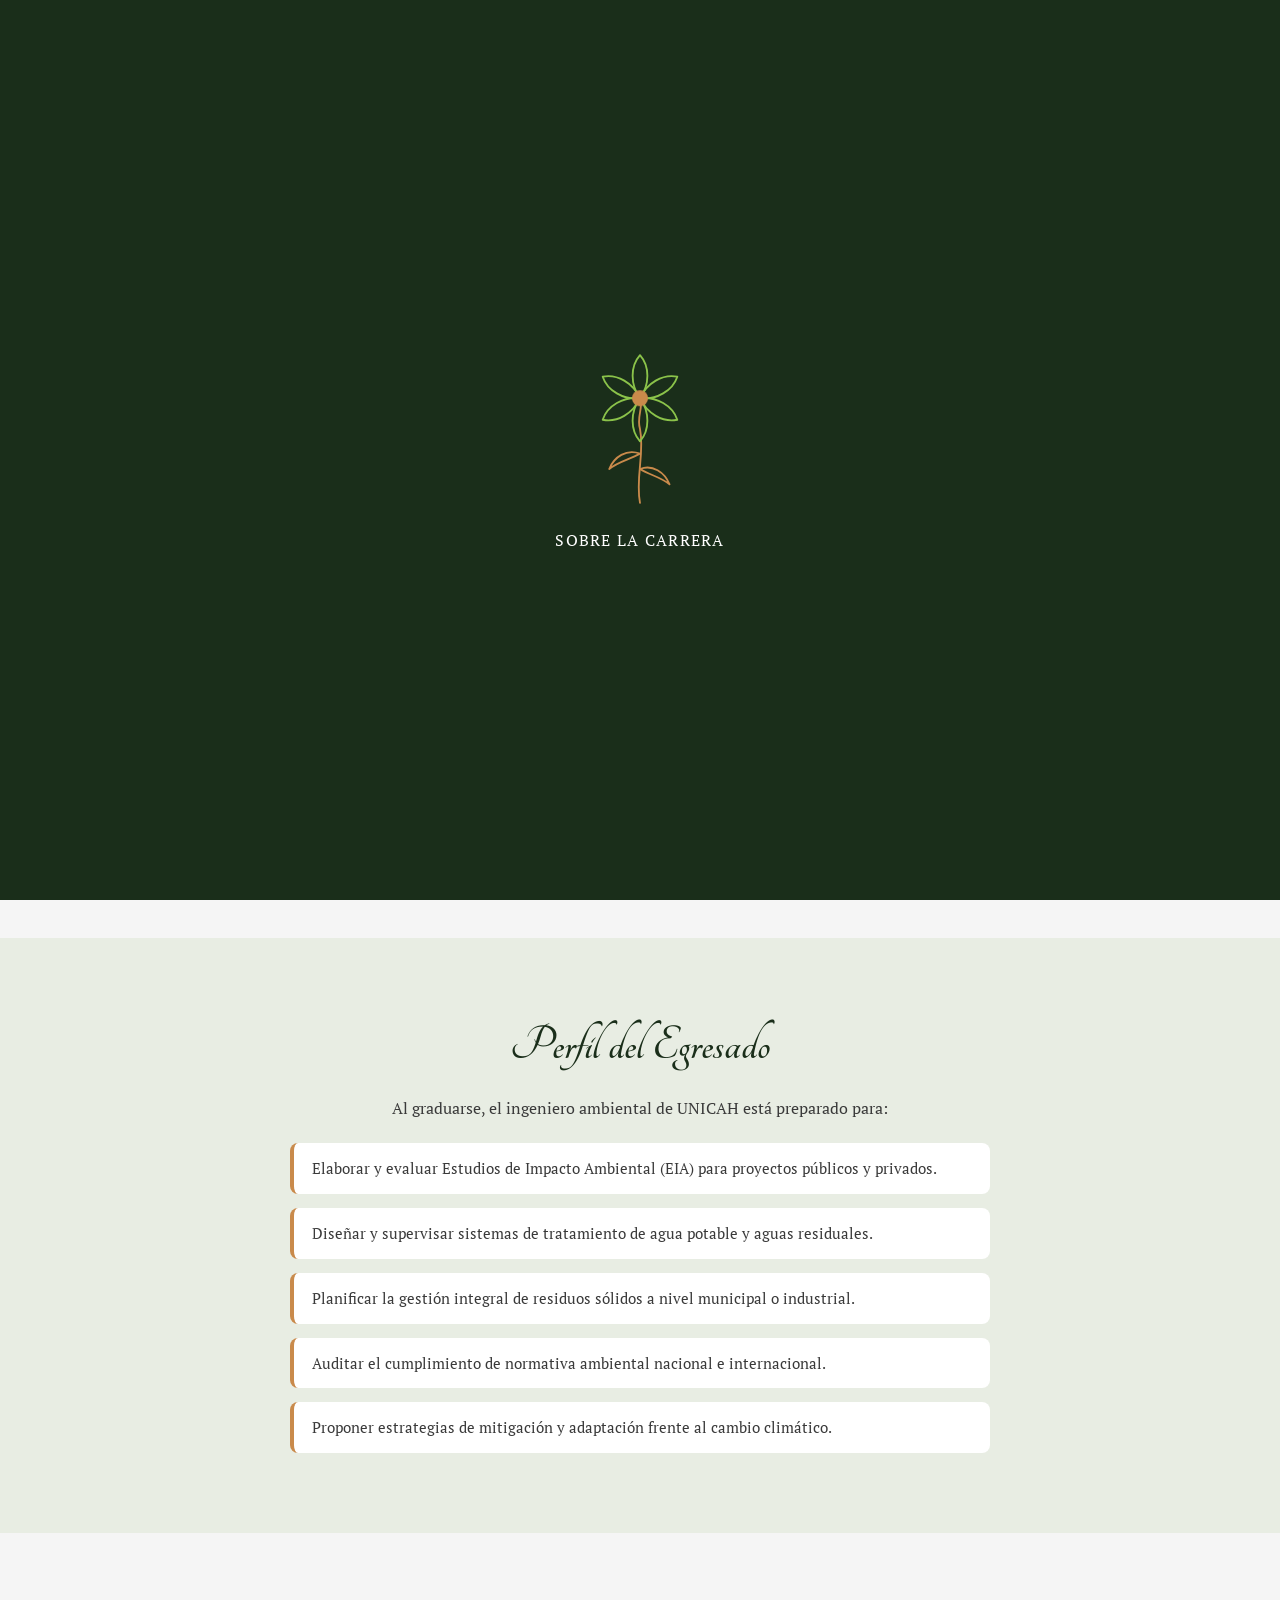
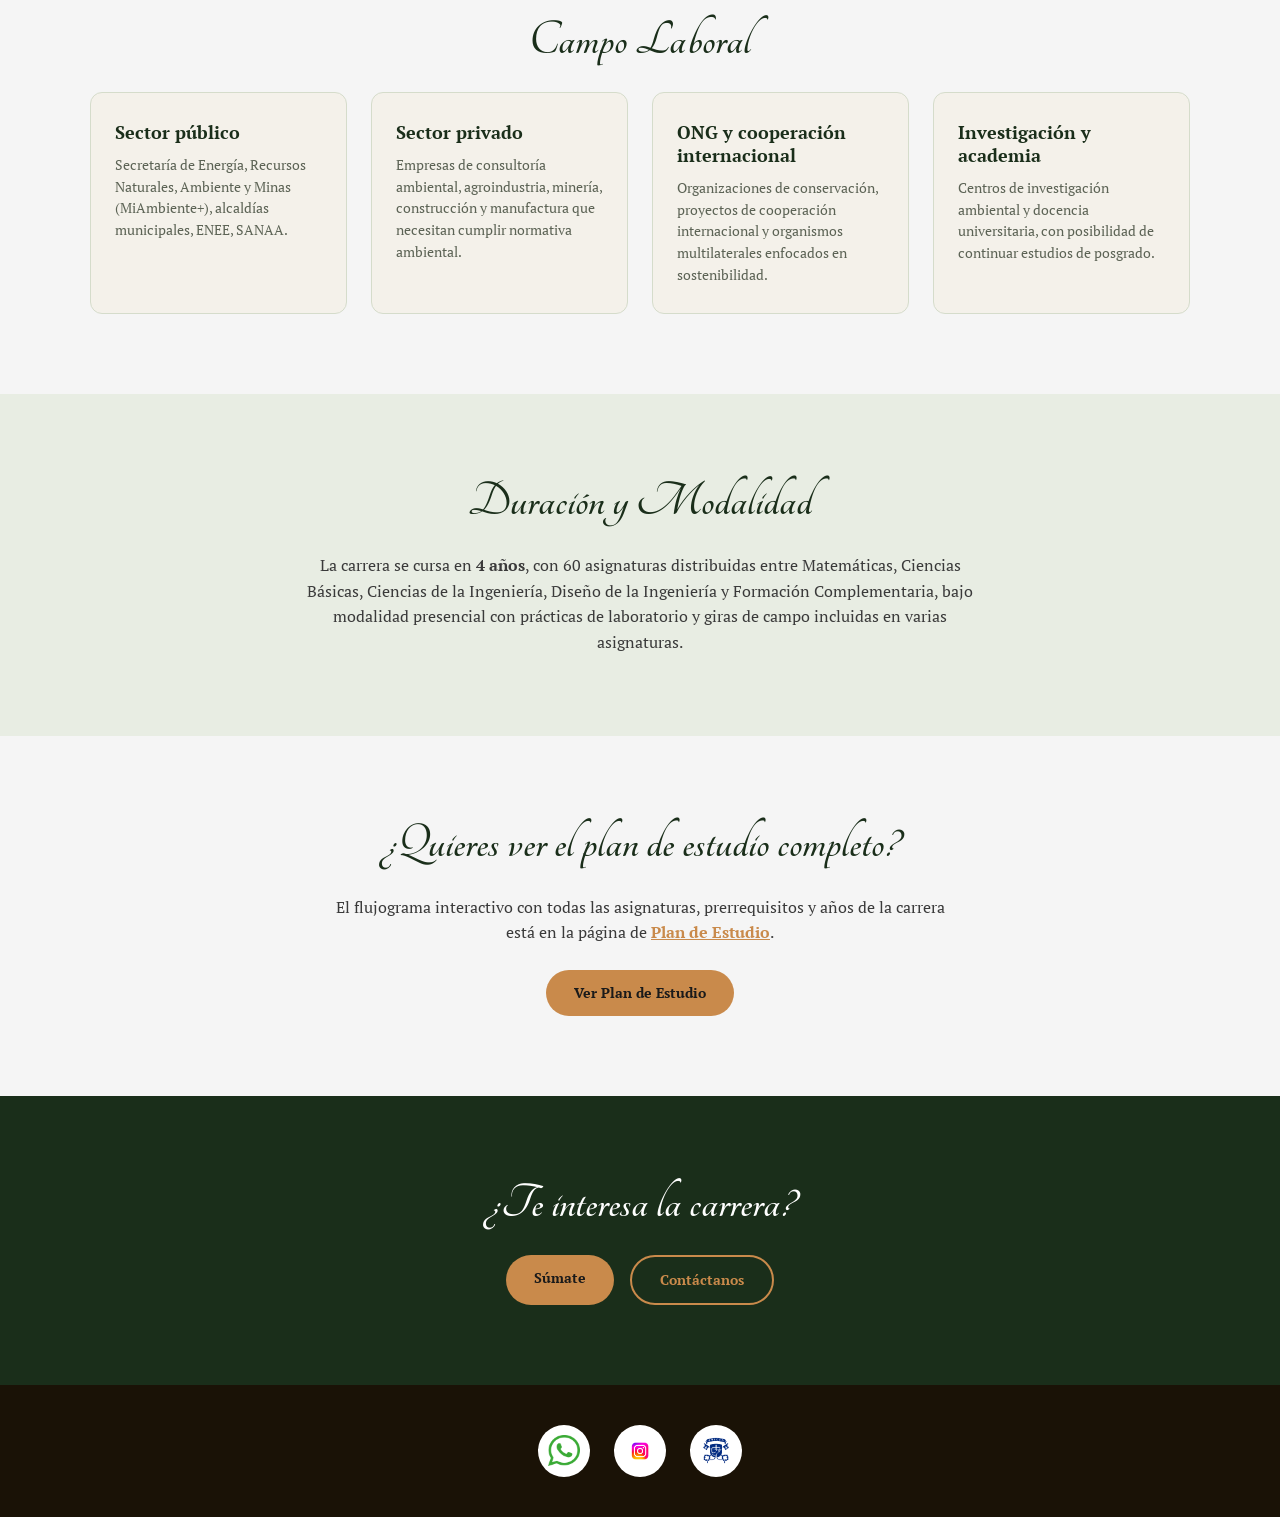
<file: pagina-02-carrera.html>
<!DOCTYPE html>
<html lang="es">
<head>
    <meta charset="UTF-8">
    <meta name="viewport" content="width=device-width, initial-scale=1.0">
    <title>Sobre la Carrera - Ingeniería Ambiental | UNICAH</title>
    <meta name="description" content="Conoce la carrera de Ingeniería Ambiental de UNICAH: qué es, perfil de egreso, campo laboral y duración.">
    <link rel="preconnect" href="https://fonts.googleapis.com">
    <link rel="preconnect" href="https://fonts.gstatic.com" crossorigin>
    <link
        href="https://fonts.googleapis.com/css2?family=PT+Serif:ital,wght@0,400;0,700;1,400;1,700&family=Tangerine:wght@400;700&display=swap"
        rel="stylesheet">
    <link rel="stylesheet" href="css/base.css">
    <link rel="stylesheet" href="css/compartido.css">
    <link rel="stylesheet" href="css/paginas/carrera.css">
</head>
<body>
    <div class="vida__carga" role="status" aria-live="polite">
        <div class="vida__carga-contenido">
            <svg class="vida__carga-flor" viewBox="-90 -20 180 260" width="120" height="160" aria-hidden="true" focusable="false">
                <path class="vida__carga-tallo" pathLength="1" d="M0,230 C -8,190 8,150 0,110 C -6,90 6,75 0,60"></path>
                <path class="vida__carga-hoja vida__carga-hoja--izquierda" pathLength="1" d="M0,150 C -22,142 -42,155 -50,175 C -36,163 -18,160 0,150 Z"></path>
                <path class="vida__carga-hoja vida__carga-hoja--derecha" pathLength="1" d="M0,175 C 20,167 40,180 48,200 C 34,188 16,185 0,175 Z"></path>
                <g transform="translate(0,60)">
                    <path class="vida__carga-petalo" pathLength="1" transform="rotate(0)" d="M0,0 C -16,-22 -16,-52 0,-70 C 16,-52 16,-22 0,0 Z"></path>
                    <path class="vida__carga-petalo" pathLength="1" transform="rotate(60)" d="M0,0 C -16,-22 -16,-52 0,-70 C 16,-52 16,-22 0,0 Z"></path>
                    <path class="vida__carga-petalo" pathLength="1" transform="rotate(120)" d="M0,0 C -16,-22 -16,-52 0,-70 C 16,-52 16,-22 0,0 Z"></path>
                    <path class="vida__carga-petalo" pathLength="1" transform="rotate(180)" d="M0,0 C -16,-22 -16,-52 0,-70 C 16,-52 16,-22 0,0 Z"></path>
                    <path class="vida__carga-petalo" pathLength="1" transform="rotate(240)" d="M0,0 C -16,-22 -16,-52 0,-70 C 16,-52 16,-22 0,0 Z"></path>
                    <path class="vida__carga-petalo" pathLength="1" transform="rotate(300)" d="M0,0 C -16,-22 -16,-52 0,-70 C 16,-52 16,-22 0,0 Z"></path>
                </g>
                <circle class="vida__carga-centro" cx="0" cy="60" r="13"></circle>
            </svg>
            <span class="vida__carga-texto">Sobre la Carrera</span>
        </div>
    </div>

    <header class="header-sitio">
        <div class="header-sitio__badge">
            <img src="img/Inicio/Logo Ambiental.png" alt="Logo Ingeniería Ambiental" class="header-sitio__badge-icon">
            <span class="header-sitio__badge-text">INGENIERÍA AMBIENTAL · UNICAH</span>
        </div>
        <button class="header-sitio__menu-btn" id="btn-menu" aria-label="Abrir menú"
            aria-expanded="false" aria-controls="menu-panel">
            <span></span><span></span><span></span>
        </button>

        <nav class="menu-panel" id="menu-panel">
            <div class="menu-panel__grupo">
                <span class="menu-panel__categoria">SOBRE LA CARRERA</span>
                <a href="index.html" class="menu-panel__link">Inicio</a>
                <a href="pagina-02-carrera.html" class="menu-panel__link" aria-current="page">Sobre la Carrera</a>
                <a href="pagina-03-plan-estudio.html" class="menu-panel__link">Plan de Estudio</a>
            </div>

            <div class="menu-panel__grupo">
                <span class="menu-panel__categoria">COMUNIDAD</span>
                <a href="pagina-04-vida-estudiantil.html" class="menu-panel__link">Únete / Vida Estudiantil</a>
                <a href="pagina-05-galeria.html" class="menu-panel__link">Galería</a>
            </div>

            <div class="menu-panel__grupo">
                <span class="menu-panel__categoria">RECURSOS</span>
                <a href="pagina-06-blog.html" class="menu-panel__link">Blog</a>
                <a href="pagina-07-contacto.html" class="menu-panel__link">Contacto</a>
                <a href="pagina-08-sumate.html" class="menu-panel__link">Súmate</a>
                <a href="pagina-09-preguntas.html" class="menu-panel__link">Preguntas Frecuentes</a>
            </div>
        </nav>
    </header>

    <main>

        <section class="carrera__hero">
            <div class="carrera__hero-contenido">
                <h1 class="carrera__titulo">Ingeniería Ambiental</h1>
                <p class="carrera__hero-texto">
                    Formamos profesionales capaces de prevenir, evaluar y dar solución a los problemas
                    ambientales que enfrenta Honduras, combinando ciencia, ingeniería y gestión
                    responsable de los recursos naturales.
                </p>
            </div>
        </section>

        <section class="carrera__que-es" aria-labelledby="carrera-que-es-titulo">
            <div class="carrera__enredaderas" aria-hidden="true">
                <svg class="vida__enredadera vida__enredadera--izq" viewBox="0 0 320 1500" preserveAspectRatio="none" focusable="false">
                    <path class="vida__enr-tallo" pathLength="1" data-s="0" data-e="88.0" d="M178.15,0.00 C178.95,2.78 181.67,11.11 182.98,16.67 C184.30,22.22 185.33,27.78 186.04,33.33 C186.75,38.89 187.14,44.44 187.26,50.00 C187.38,55.56 187.16,61.11 186.76,66.67 C186.36,72.22 185.66,77.78 184.86,83.33 C184.07,88.89 183.03,94.44 181.98,100.00 C180.93,105.56 179.73,111.11 178.58,116.67 C177.44,122.22 176.23,127.78 175.13,133.33 C174.03,138.89 172.94,144.44 171.97,150.00 C171.01,155.56 170.13,161.11 169.35,166.67 C168.58,172.22 167.92,177.78 167.32,183.33 C166.73,188.89 166.26,194.44 165.79,200.00 C165.32,205.56 164.95,211.11 164.51,216.67 C164.07,222.22 163.68,227.78 163.16,233.33 C162.64,238.89 162.11,244.44 161.40,250.00 C160.69,255.56 159.89,261.11 158.90,266.67 C157.91,272.22 156.77,277.78 155.46,283.33 C154.16,288.89 152.66,294.44 151.04,300.00 C149.42,305.56 147.61,311.11 145.75,316.67 C143.90,322.22 141.87,327.78 139.90,333.33 C137.92,338.89 135.84,344.44 133.92,350.00 C131.99,355.56 130.04,361.11 128.34,366.67 C126.65,372.22 125.03,377.78 123.75,383.33 C122.46,388.89 121.36,394.44 120.63,400.00 C119.90,405.56 119.45,411.11 119.38,416.67 C119.32,422.22 119.60,427.78 120.22,433.33 C120.85,438.89 121.87,444.44 123.16,450.00 C124.45,455.56 126.12,461.11 127.97,466.67 C129.82,472.22 132.00,477.78 134.25,483.33 C136.50,488.89 139.00,494.44 141.45,500.00 C143.90,505.56 146.51,511.11 148.95,516.67 C151.39,522.22 153.87,527.78 156.11,533.33 C158.35,538.89 160.51,544.44 162.37,550.00 C164.24,555.56 165.93,561.11 167.32,566.67 C168.72,572.22 169.85,577.78 170.72,583.33 C171.59,588.89 172.16,594.44 172.52,600.00 C172.88,605.56 172.95,611.11 172.88,616.67 C172.81,622.22 172.48,627.78 172.10,633.33 C171.71,638.89 171.13,644.44 170.56,650.00 C170.00,655.56 169.32,661.11 168.71,666.67 C168.10,672.22 167.45,677.78 166.91,683.33 C166.36,688.89 165.85,694.44 165.44,700.00 C165.03,705.56 164.70,711.11 164.44,716.67 C164.18,722.22 164.02,727.78 163.88,733.33 C163.73,738.89 163.68,744.44 163.56,750.00 C163.45,755.56 163.39,761.11 163.20,766.67 C163.01,772.22 162.81,777.78 162.42,783.33 C162.03,788.89 161.56,794.44 160.85,800.00 C160.15,805.56 159.29,811.11 158.19,816.67 C157.10,822.22 155.79,827.78 154.28,833.33 C152.76,838.89 151.01,844.44 149.10,850.00 C147.20,855.56 145.06,861.11 142.86,866.67 C140.66,872.22 138.26,877.78 135.92,883.33 C133.57,888.89 131.09,894.44 128.77,900.00 C126.46,905.56 124.11,911.11 122.03,916.67 C119.95,922.22 117.94,927.78 116.28,933.33 C114.61,938.89 113.14,944.44 112.05,950.00 C110.97,955.56 110.17,961.11 109.76,966.67 C109.35,972.22 109.30,977.78 109.60,983.33 C109.90,988.89 110.60,994.44 111.58,1000.00 C112.56,1005.56 113.92,1011.11 115.47,1016.67 C117.02,1022.22 118.92,1027.78 120.88,1033.33 C122.84,1038.89 125.07,1044.44 127.25,1050.00 C129.44,1055.56 131.79,1061.11 133.99,1066.67 C136.20,1072.22 138.46,1077.78 140.50,1083.33 C142.55,1088.89 144.54,1094.44 146.28,1100.00 C148.01,1105.56 149.60,1111.11 150.94,1116.67 C152.28,1122.22 153.40,1127.78 154.30,1133.33 C155.21,1138.89 155.87,1144.44 156.37,1150.00 C156.88,1155.56 157.14,1161.11 157.32,1166.67 C157.50,1172.22 157.48,1177.78 157.44,1183.33 C157.41,1188.89 157.24,1194.44 157.12,1200.00 C157.00,1205.56 156.81,1211.11 156.72,1216.67 C156.63,1222.22 156.54,1227.78 156.55,1233.33 C156.57,1238.89 156.65,1244.44 156.81,1250.00 C156.98,1255.56 157.24,1261.11 157.53,1266.67 C157.83,1272.22 158.23,1277.78 158.59,1283.33 C158.95,1288.89 159.39,1294.44 159.71,1300.00 C160.03,1305.56 160.37,1311.11 160.52,1316.67 C160.67,1322.22 160.76,1327.78 160.60,1333.33 C160.44,1338.89 160.14,1344.44 159.56,1350.00 C158.98,1355.56 158.19,1361.11 157.11,1366.67 C156.03,1372.22 154.69,1377.78 153.10,1383.33 C151.51,1388.89 149.63,1394.44 147.58,1400.00 C145.53,1405.56 143.19,1411.11 140.78,1416.67 C138.37,1422.22 135.73,1427.78 133.13,1433.33 C130.53,1438.89 127.77,1444.44 125.17,1450.00 C122.58,1455.56 119.93,1461.11 117.55,1466.67 C115.17,1472.22 112.85,1477.78 110.88,1483.33 C108.91,1488.89 106.57,1497.22 105.71,1500.00"/>
                    <g transform="translate(186.48,70.00) rotate(69.3) scale(0.906)"><path class="vida__enr-hoja" d="M0,0 C-16.80,-12.60 -13.78,-31.92 0,-42.00 C13.78,-31.92 16.80,-12.60 0,0 Z" data-s="4.1" data-e="13.1"/></g>
                    <g transform="translate(175.40,132.00) rotate(-52.5) scale(0.974)"><path class="vida__enr-hoja" d="M0,0 C-16.80,-12.60 -13.78,-31.92 0,-42.00 C13.78,-31.92 16.80,-12.60 0,0 Z" data-s="7.7" data-e="16.7"/></g>
                    <g transform="translate(166.30,194.00) rotate(69.0) scale(1.025)"><path class="vida__enr-hoja" d="M0,0 C-16.80,-12.60 -13.78,-31.92 0,-42.00 C13.78,-31.92 16.80,-12.60 0,0 Z" data-s="11.4" data-e="20.4"/></g>
                    <path class="vida__enr-rama" pathLength="1" d="M161.40,250.00 C163.67,249.26 170.56,247.24 175.05,245.59 C179.54,243.94 184.02,242.12 188.35,240.12 C192.68,238.12 196.93,235.94 201.01,233.58 C205.08,231.23 209.03,228.69 212.82,225.98 C216.60,223.27 220.23,220.39 223.72,217.32 C227.21,214.26 230.53,211.02 233.77,207.60 C237.02,204.18 240.10,200.59 243.18,196.82 C246.26,193.04 250.73,186.94 252.24,184.97" data-s="14.7" data-e="27.7"/>
                    <g transform="translate(160.59,256.00) rotate(-55.9) scale(1.054)"><path class="vida__enr-hoja" d="M0,0 C-16.80,-12.60 -13.78,-31.92 0,-42.00 C13.78,-31.92 16.80,-12.60 0,0 Z" data-s="15.0" data-e="24.0"/></g>
                    <g transform="translate(201.01,233.58) rotate(119.3) scale(0.620)"><path class="vida__enr-hoja" d="M0,0 C-16.80,-12.60 -13.78,-31.92 0,-42.00 C13.78,-31.92 16.80,-12.60 0,0 Z" data-s="15.7" data-e="24.7"/></g>
                    <g transform="translate(223.72,217.32) rotate(-16.0) scale(0.720)"><path class="vida__enr-hoja" d="M0,0 C-16.80,-12.60 -13.78,-31.92 0,-42.00 C13.78,-31.92 16.80,-12.60 0,0 Z" data-s="16.3" data-e="25.3"/></g>
                    <g transform="translate(233.77,207.60) rotate(103.1) scale(0.550)"><path class="vida__enr-hoja" d="M0,0 C-16.80,-12.60 -13.78,-31.92 0,-42.00 C13.78,-31.92 16.80,-12.60 0,0 Z" data-s="16.7" data-e="25.7"/></g>
                    <g transform="translate(145.30,318.00) rotate(82.8) scale(1.059)"><path class="vida__enr-hoja" d="M0,0 C-16.80,-12.60 -13.78,-31.92 0,-42.00 C13.78,-31.92 16.80,-12.60 0,0 Z" data-s="18.7" data-e="27.7"/></g>
                    <g transform="translate(128.34,366.67) rotate(-48.3) scale(0.88)"><path class="vida__enr-hoja" d="M0,0 C-16.80,-12.60 -13.78,-31.92 0,-42.00 C13.78,-31.92 16.80,-12.60 0,0 Z" data-s="24.0" data-e="33.0"/></g>
                    <g transform="translate(119.38,416.67) rotate(61.2) scale(0.95)"><path class="vida__enr-hoja" d="M0,0 C-16.80,-12.60 -13.78,-31.92 0,-42.00 C13.78,-31.92 16.80,-12.60 0,0 Z" data-s="30.0" data-e="39.0"/></g>
                    <g transform="translate(123.16,450.00) rotate(-70.4) scale(0.80)"><path class="vida__enr-hoja" d="M0,0 C-16.80,-12.60 -13.78,-31.92 0,-42.00 C13.78,-31.92 16.80,-12.60 0,0 Z" data-s="35.0" data-e="44.0"/></g>
                    <g transform="translate(141.45,500.00) rotate(54.0) scale(1.02)"><path class="vida__enr-hoja" d="M0,0 C-16.80,-12.60 -13.78,-31.92 0,-42.00 C13.78,-31.92 16.80,-12.60 0,0 Z" data-s="40.0" data-e="49.0"/></g>
                    <g transform="translate(162.37,550.00) rotate(-63.5) scale(0.90)"><path class="vida__enr-hoja" d="M0,0 C-16.80,-12.60 -13.78,-31.92 0,-42.00 C13.78,-31.92 16.80,-12.60 0,0 Z" data-s="46.0" data-e="55.0"/></g>
                    <g transform="translate(172.52,600.00) rotate(70.0) scale(0.97)"><path class="vida__enr-hoja" d="M0,0 C-16.80,-12.60 -13.78,-31.92 0,-42.00 C13.78,-31.92 16.80,-12.60 0,0 Z" data-s="52.0" data-e="61.0"/></g>
                    <g transform="translate(165.44,700.00) rotate(-58.0) scale(0.92)"><path class="vida__enr-hoja" d="M0,0 C-16.80,-12.60 -13.78,-31.92 0,-42.00 C13.78,-31.92 16.80,-12.60 0,0 Z" data-s="60.0" data-e="69.0"/></g>
                    <g transform="translate(158.59,1283.33) rotate(65.0) scale(0.93)"><path class="vida__enr-hoja" d="M0,0 C-16.80,-12.60 -13.78,-31.92 0,-42.00 C13.78,-31.92 16.80,-12.60 0,0 Z" data-s="70.0" data-e="79.0"/></g>
                    <g transform="translate(140.78,1416.67) rotate(-60.0) scale(0.9)"><path class="vida__enr-hoja" d="M0,0 C-16.80,-12.60 -13.78,-31.92 0,-42.00 C13.78,-31.92 16.80,-12.60 0,0 Z" data-s="79.0" data-e="88.0"/></g>
                </svg>
            </div>
            <h2 id="carrera-que-es-titulo" class="carrera__subtitulo carrera__revelar">¿Qué es la Ingeniería Ambiental?</h2>
            <p class="carrera__que-es-texto carrera__revelar">
                Es la carrera encargada de estudiar, prevenir y resolver los problemas que la
                actividad humana genera sobre el aire, el agua, el suelo y los ecosistemas.
                El ingeniero ambiental diseña soluciones técnicas —desde sistemas de tratamiento
                de agua hasta planes de gestión de residuos— y evalúa el impacto ambiental de
                proyectos de construcción, industria y desarrollo urbano antes de que se ejecuten.
            </p>
            <p class="carrera__que-es-texto carrera__revelar">
                En UNICAH, la carrera combina fundamentos de ingeniería con trabajo de campo real:
                los estudiantes no solo aprenden la teoría en el aula, también visitan
                laboratorios, plantas de tratamiento y zonas protegidas para entender el problema
                donde realmente ocurre.
            </p>
        </section>

        <section class="carrera__perfil" aria-labelledby="carrera-perfil-titulo">
            <h2 id="carrera-perfil-titulo" class="carrera__subtitulo carrera__revelar">Perfil del Egresado</h2>
            <p class="carrera__perfil-texto carrera__revelar">Al graduarse, el ingeniero ambiental de UNICAH está preparado para:</p>
            <ul class="carrera__lista-competencias">
                <li class="carrera__revelar">Elaborar y evaluar Estudios de Impacto Ambiental (EIA) para proyectos públicos y privados.</li>
                <li class="carrera__revelar">Diseñar y supervisar sistemas de tratamiento de agua potable y aguas residuales.</li>
                <li class="carrera__revelar">Planificar la gestión integral de residuos sólidos a nivel municipal o industrial.</li>
                <li class="carrera__revelar">Auditar el cumplimiento de normativa ambiental nacional e internacional.</li>
                <li class="carrera__revelar">Proponer estrategias de mitigación y adaptación frente al cambio climático.</li>
            </ul>
        </section>

        <section class="carrera__campo-laboral" aria-labelledby="carrera-campo-titulo">
            <h2 id="carrera-campo-titulo" class="carrera__subtitulo carrera__revelar">Campo Laboral</h2>
            <div class="carrera__tarjetas">
                <article class="carrera__tarjeta carrera__revelar">
                    <h3 class="carrera__tarjeta-titulo">Sector público</h3>
                    <p class="carrera__tarjeta-texto">Secretaría de Energía, Recursos Naturales, Ambiente y Minas (MiAmbiente+), alcaldías municipales, ENEE, SANAA.</p>
                </article>
                <article class="carrera__tarjeta carrera__revelar">
                    <h3 class="carrera__tarjeta-titulo">Sector privado</h3>
                    <p class="carrera__tarjeta-texto">Empresas de consultoría ambiental, agroindustria, minería, construcción y manufactura que necesitan cumplir normativa ambiental.</p>
                </article>
                <article class="carrera__tarjeta carrera__revelar">
                    <h3 class="carrera__tarjeta-titulo">ONG y cooperación internacional</h3>
                    <p class="carrera__tarjeta-texto">Organizaciones de conservación, proyectos de cooperación internacional y organismos multilaterales enfocados en sostenibilidad.</p>
                </article>
                <article class="carrera__tarjeta carrera__revelar">
                    <h3 class="carrera__tarjeta-titulo">Investigación y academia</h3>
                    <p class="carrera__tarjeta-texto">Centros de investigación ambiental y docencia universitaria, con posibilidad de continuar estudios de posgrado.</p>
                </article>
            </div>
        </section>

        <section class="carrera__duracion" aria-labelledby="carrera-duracion-titulo">
            <h2 id="carrera-duracion-titulo" class="carrera__subtitulo carrera__revelar">Duración y Modalidad</h2>
            <p class="carrera__duracion-texto carrera__revelar">
                La carrera se cursa en <strong>4 años</strong>, con 60 asignaturas distribuidas entre
                Matemáticas, Ciencias Básicas, Ciencias de la Ingeniería, Diseño de la Ingeniería y
                Formación Complementaria, bajo modalidad presencial con prácticas de laboratorio y
                giras de campo incluidas en varias asignaturas.
            </p>
        </section>

        <section class="carrera__flujograma-aviso" aria-labelledby="carrera-flujograma-titulo">
            <h2 id="carrera-flujograma-titulo" class="carrera__subtitulo carrera__revelar">¿Quieres ver el plan de estudio completo?</h2>
            <p class="carrera__flujograma-texto carrera__revelar">
                El flujograma interactivo con todas las asignaturas, prerrequisitos y años de la
                carrera está en la página de <a href="pagina-03-plan-estudio.html">Plan de Estudio</a>.
            </p>
            <a href="pagina-03-plan-estudio.html" class="carrera__boton carrera__revelar">Ver Plan de Estudio</a>
        </section>

        <section class="carrera__cta" aria-labelledby="carrera-cta-titulo">
            <h2 id="carrera-cta-titulo" class="carrera__subtitulo carrera__revelar">¿Te interesa la carrera?</h2>
            <div class="carrera__cta-botones">
                <a href="pagina-08-sumate.html" class="carrera__boton carrera__boton--primario carrera__revelar">Súmate</a>
                <a href="pagina-07-contacto.html" class="carrera__boton carrera__boton--secundario carrera__revelar">Contáctanos</a>
            </div>
        </section>

    </main>

    <footer class="pie-sitio">
        <div class="pie-sitio__redes">
            <a href="https://wa.me/50495000315" target="_blank" rel="noopener" class="pie-sitio__red" aria-label="WhatsApp">
                <img src="img/compartido/Logo de Wha.png" alt="WhatsApp" class="pie-sitio__red-icono">
            </a>
            <a href="https://www.instagram.com/ambientalunicah/" target="_blank" rel="noopener" class="pie-sitio__red" aria-label="Instagram">
                <img src="img/compartido/Instagram-Logo.png" alt="Instagram" class="pie-sitio__red-icono">
            </a>
            <a href="https://www.unicah.edu/" target="_blank" rel="noopener" class="pie-sitio__red" aria-label="Sitio de UNICAH">
                <img src="img/compartido/Logo Unicah.png" alt="UNICAH" class="pie-sitio__red-icono">
            </a>
        </div>
    </footer>

    <script src="js/funciones-compartidas.js"></script>
    <script src="js/pagina-02-carrera.js"></script>
</body>
</html>
</file>
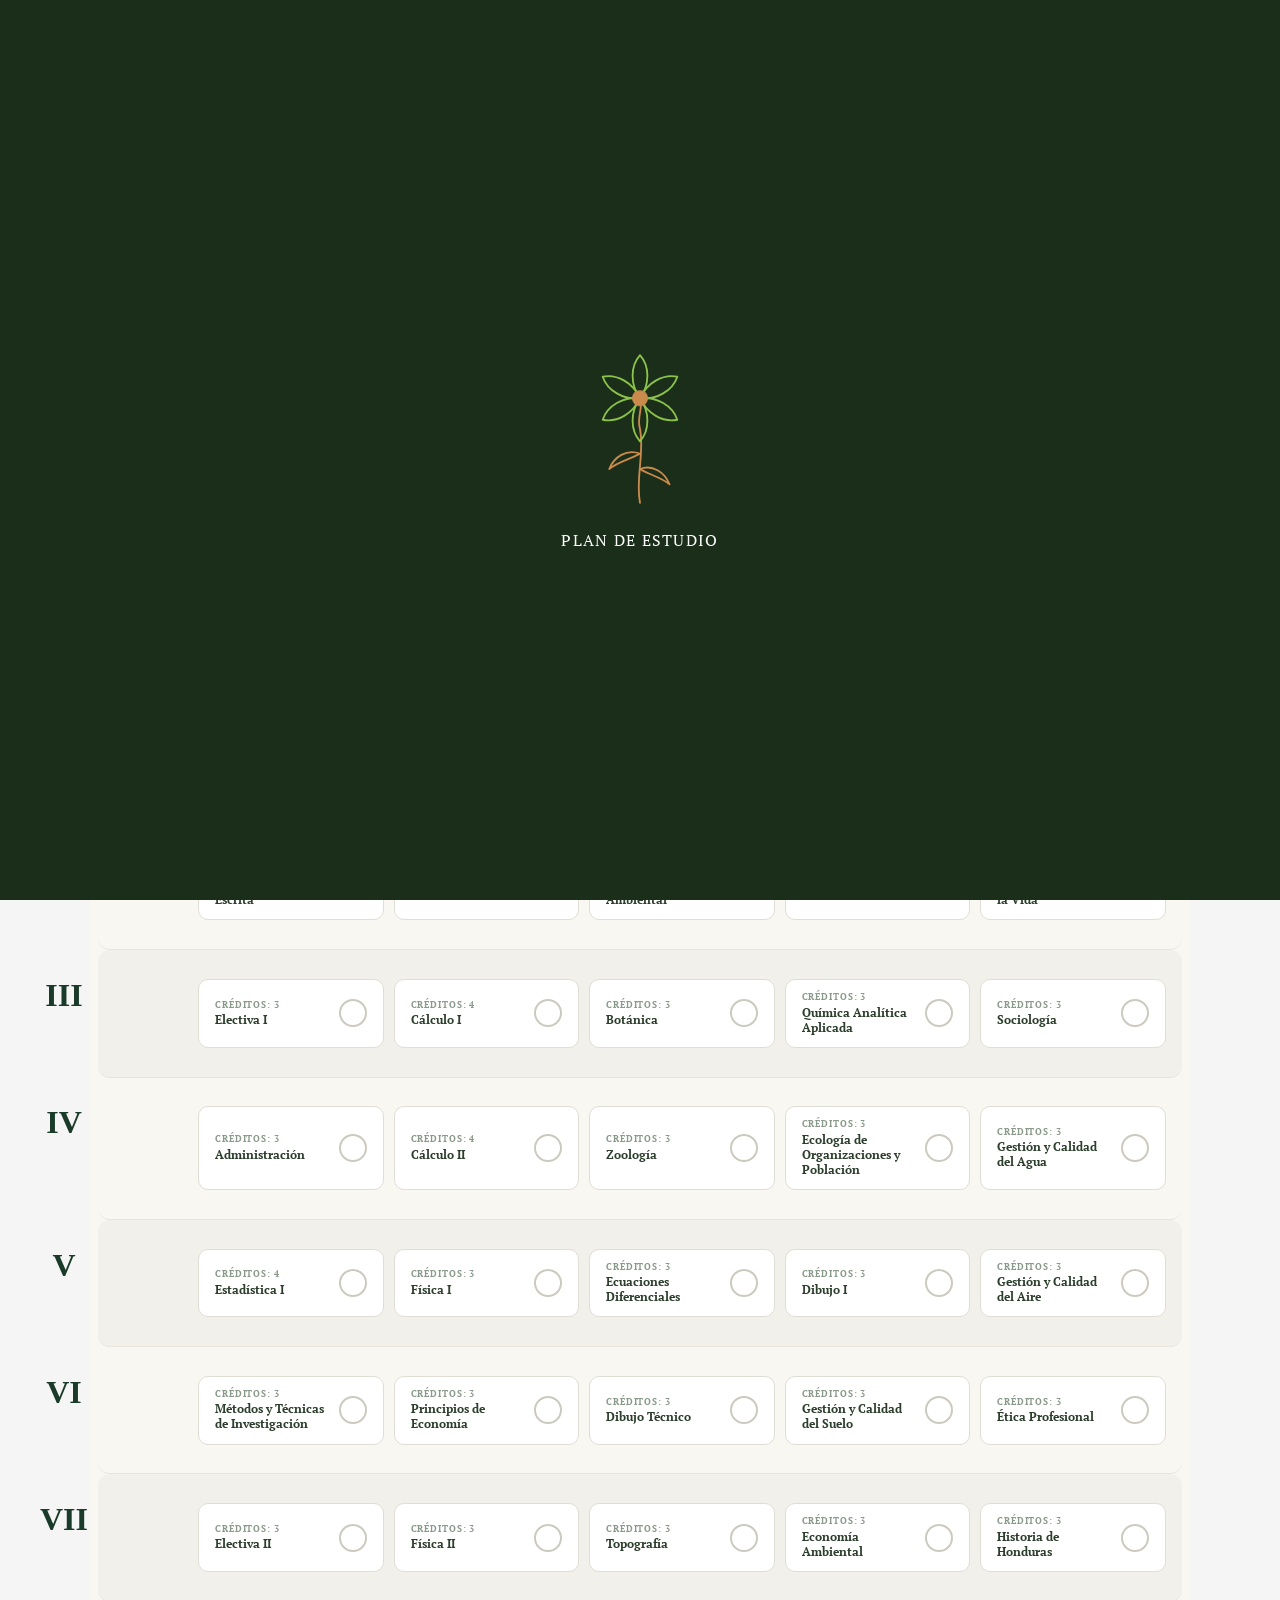
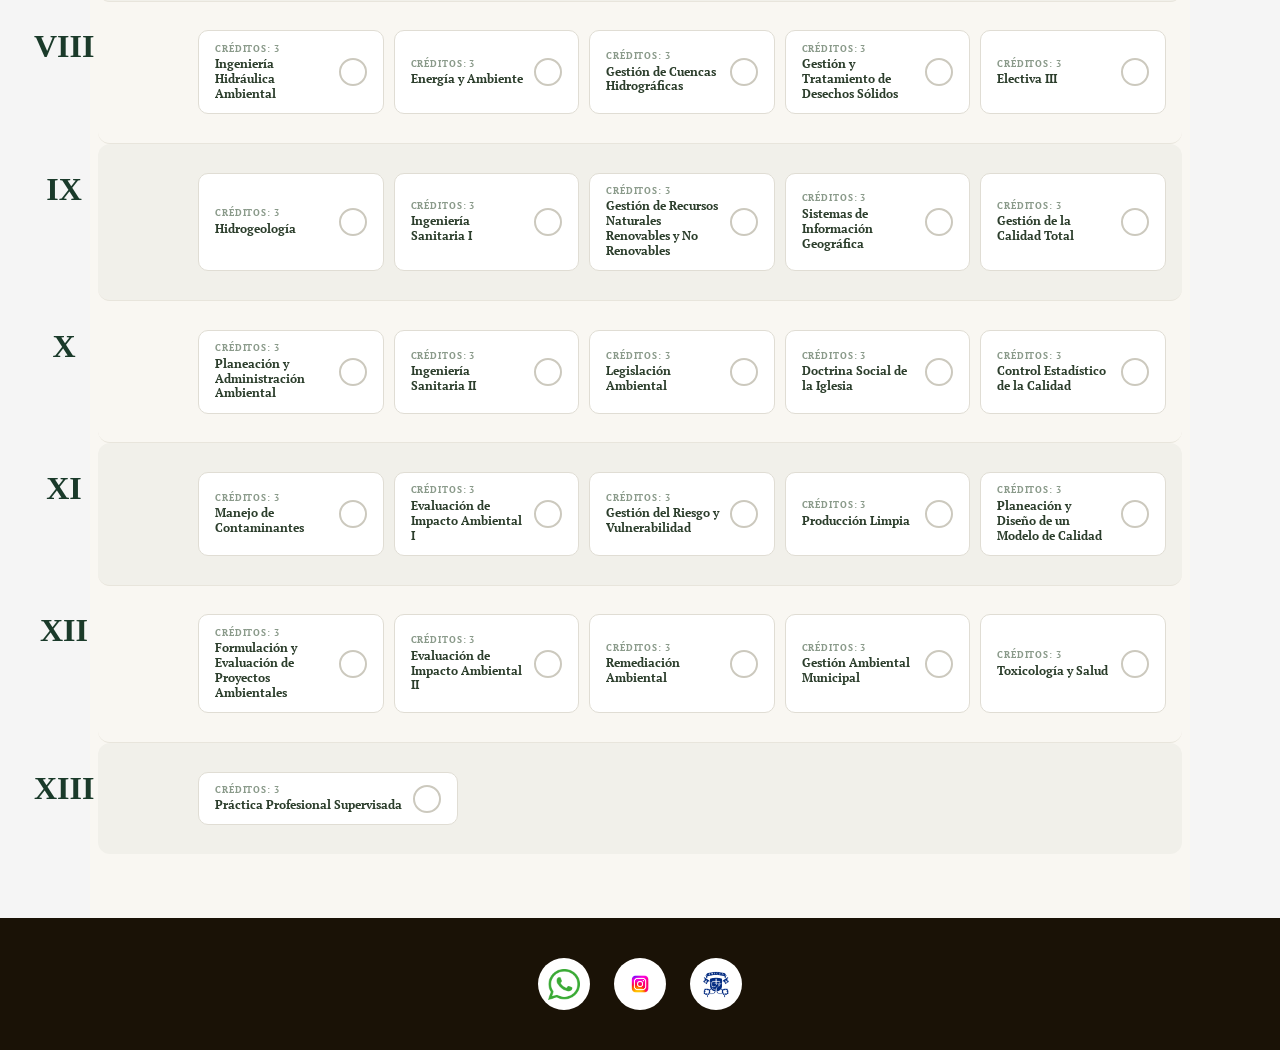
<file: pagina-03-plan-estudio.html>
<!DOCTYPE html>
<html lang="es">
<head>
    <meta charset="UTF-8">
    <meta name="viewport" content="width=device-width, initial-scale=1.0">
    <title>Plan de Estudio - Ing. Ambiental | UNICAH</title>
    <link rel="preconnect" href="https://fonts.googleapis.com">
    <link rel="preconnect" href="https://fonts.gstatic.com" crossorigin>
    <link href="https://fonts.googleapis.com/css2?family=PT+Serif:ital,wght@0,400;0,700;1,400;1,700&family=Tangerine:wght@400;700&display=swap" rel="stylesheet">
    <link rel="stylesheet" href="css/base.css">
    <link rel="stylesheet" href="css/compartido.css">
    <link rel="stylesheet" href="css/paginas/plan-estudio.css">
</head>
<body class="plan__page">
    <div class="vida__carga" role="status" aria-live="polite">
        <div class="vida__carga-contenido">
            <svg class="vida__carga-flor" viewBox="-90 -20 180 260" width="120" height="160" aria-hidden="true" focusable="false">
                <path class="vida__carga-tallo" pathLength="1" d="M0,230 C -8,190 8,150 0,110 C -6,90 6,75 0,60"></path>
                <path class="vida__carga-hoja vida__carga-hoja--izquierda" pathLength="1" d="M0,150 C -22,142 -42,155 -50,175 C -36,163 -18,160 0,150 Z"></path>
                <path class="vida__carga-hoja vida__carga-hoja--derecha" pathLength="1" d="M0,175 C 20,167 40,180 48,200 C 34,188 16,185 0,175 Z"></path>
                <g transform="translate(0,60)">
                    <path class="vida__carga-petalo" pathLength="1" transform="rotate(0)" d="M0,0 C -16,-22 -16,-52 0,-70 C 16,-52 16,-22 0,0 Z"></path>
                    <path class="vida__carga-petalo" pathLength="1" transform="rotate(60)" d="M0,0 C -16,-22 -16,-52 0,-70 C 16,-52 16,-22 0,0 Z"></path>
                    <path class="vida__carga-petalo" pathLength="1" transform="rotate(120)" d="M0,0 C -16,-22 -16,-52 0,-70 C 16,-52 16,-22 0,0 Z"></path>
                    <path class="vida__carga-petalo" pathLength="1" transform="rotate(180)" d="M0,0 C -16,-22 -16,-52 0,-70 C 16,-52 16,-22 0,0 Z"></path>
                    <path class="vida__carga-petalo" pathLength="1" transform="rotate(240)" d="M0,0 C -16,-22 -16,-52 0,-70 C 16,-52 16,-22 0,0 Z"></path>
                    <path class="vida__carga-petalo" pathLength="1" transform="rotate(300)" d="M0,0 C -16,-22 -16,-52 0,-70 C 16,-52 16,-22 0,0 Z"></path>
                </g>
                <circle class="vida__carga-centro" cx="0" cy="60" r="13"></circle>
            </svg>
            <span class="vida__carga-texto">Plan de Estudio</span>
        </div>
    </div>

    <!-- HEADER + MENU -->
    <header class="header-sitio">
        <div class="header-sitio__badge">
            <img src="img/Inicio/Logo Ambiental.png" alt="Logo" class="header-sitio__badge-icon">
            <span class="header-sitio__badge-text">INGENIERÍA AMBIENTAL · UNICAH</span>
        </div>
        <button class="header-sitio__menu-btn" id="btn-menu" aria-label="Abrir menú" aria-expanded="false">
            <span></span><span></span><span></span>
        </button>

        <nav class="menu-panel" id="menu-panel">
            <div class="menu-panel__grupo">
                <span class="menu-panel__categoria">SOBRE LA CARRERA</span>
                <a href="index.html" class="menu-panel__link">Inicio</a>
                <a href="pagina-02-carrera.html" class="menu-panel__link">Sobre la Carrera</a>
                <a href="pagina-03-plan-estudio.html" class="menu-panel__link">Plan de Estudio</a>
            </div>
            <div class="menu-panel__grupo">
                <span class="menu-panel__categoria">COMUNIDAD</span>
                <a href="pagina-04-vida-estudiantil.html" class="menu-panel__link">Únete / Vida Estudiantil</a>
                <a href="pagina-05-galeria.html" class="menu-panel__link">Galería</a>
            </div>
            <div class="menu-panel__grupo">
                <span class="menu-panel__categoria">RECURSOS</span>
                <a href="pagina-06-blog.html" class="menu-panel__link">Blog</a>
                <a href="pagina-07-contacto.html" class="menu-panel__link">Contacto</a>
                <a href="pagina-08-sumate.html" class="menu-panel__link">Súmate</a>
                <a href="pagina-09-preguntas.html" class="menu-panel__link">Preguntas Frecuentes</a>
            </div>
        </nav>
    </header>

    <!-- TITULO SECTION -->
    <section class="plan__titulo-seccion">
        <h1 class="plan__titulo-principal">PLAN DE ESTUDIO</h1>
    </section>

    <!-- STATS SECTION -->
    <section class="plan__stats">
        <div class="plan__stat">
            <span class="plan__stat-numero" data-objetivo="61">0</span>
            <span class="plan__stat-label">CLASES</span>
        </div>
        <div class="plan__stat">
            <span class="plan__stat-numero" data-objetivo="13">0</span>
            <span class="plan__stat-label">SEMESTRES</span>
        </div>
        <div class="plan__stat">
            <span class="plan__stat-numero" data-objetivo="193">0</span>
            <span class="plan__stat-label">CRÉDITOS TOTALES</span>
        </div>
    </section>

    <!-- PROGRESS SECTION -->
    <section class="plan__progreso">
        <p class="plan__progreso-instruccion">Toca una clase para ver sus créditos y requisito. Marca el círculo para llevar tu propio avance.</p>
        <div class="plan__progreso-barra-contenedor">
            <span class="plan__progreso-label">TU AVANCE</span>
            <div class="plan__progreso-barra">
                <div class="plan__progreso-barra-fill" id="barra-progreso"></div>
            </div>
            <span class="plan__progreso-porcentaje" id="porcentaje-avance">0%</span>
        </div>
    </section>

    <!-- TIMELINE -->
    <nav class="plan__timeline" id="timeline">
        <div class="plan__timeline-track">
            <div class="plan__timeline-line"></div>
            <div class="plan__timeline-line-fill" id="timeline-fill"></div>
            <div class="plan__timeline-punto" data-semestre="1"><span>I</span></div>
            <div class="plan__timeline-punto" data-semestre="2"><span>II</span></div>
            <div class="plan__timeline-punto" data-semestre="3"><span>III</span></div>
            <div class="plan__timeline-punto" data-semestre="4"><span>IV</span></div>
            <div class="plan__timeline-punto" data-semestre="5"><span>V</span></div>
            <div class="plan__timeline-punto" data-semestre="6"><span>VI</span></div>
            <div class="plan__timeline-punto" data-semestre="7"><span>VII</span></div>
            <div class="plan__timeline-punto" data-semestre="8"><span>VIII</span></div>
            <div class="plan__timeline-punto" data-semestre="9"><span>IX</span></div>
            <div class="plan__timeline-punto" data-semestre="10"><span>X</span></div>
            <div class="plan__timeline-punto" data-semestre="11"><span>XI</span></div>
            <div class="plan__timeline-punto" data-semestre="12"><span>XII</span></div>
            <div class="plan__timeline-punto" data-semestre="13"><span>XIII</span></div>
        </div>
    </nav>

    <!-- SEMESTRES -->
    <main class="plan__contenedor">
        <!-- SVG overlay para líneas de requisitos -->
        <svg class="plan__lineas-svg" id="lineas-svg">
        </svg>

        <!-- SEMESTRE I -->
        <section class="plan__semestre" data-semestre="1">
            <div class="plan__semestre-header">
                <h2 class="plan__semestre-numero">I</h2>
            </div>
            <div class="plan__cursos">
                <div class="plan__curso" data-creditos="3" data-requisito="">
                    <div class="plan__curso-info">
                        <span class="plan__curso-creditos">CRÉDITOS: 3</span>
                        <span class="plan__curso-nombre">Español</span>
                    </div>
                    <button class="plan__curso-check" aria-label="Marcar como completado">
                        <svg class="plan__curso-check-icono" viewBox="0 0 24 24" fill="none" stroke="currentColor" stroke-width="2"><polyline points="20 6 9 17 4 12"></polyline></svg>
                    </button>
                </div>
                <div class="plan__curso" data-creditos="4" data-requisito="">
                    <div class="plan__curso-info">
                        <span class="plan__curso-creditos">CRÉDITOS: 4</span>
                        <span class="plan__curso-nombre">Matemáticas</span>
                    </div>
                    <button class="plan__curso-check" aria-label="Marcar como completado">
                        <svg class="plan__curso-check-icono" viewBox="0 0 24 24" fill="none" stroke="currentColor" stroke-width="2"><polyline points="20 6 9 17 4 12"></polyline></svg>
                    </button>
                </div>
                <div class="plan__curso" data-creditos="4" data-requisito="">
                    <div class="plan__curso-info">
                        <span class="plan__curso-creditos">CRÉDITOS: 4</span>
                        <span class="plan__curso-nombre">Biología</span>
                    </div>
                    <button class="plan__curso-check" aria-label="Marcar como completado">
                        <svg class="plan__curso-check-icono" viewBox="0 0 24 24" fill="none" stroke="currentColor" stroke-width="2"><polyline points="20 6 9 17 4 12"></polyline></svg>
                    </button>
                </div>
                <div class="plan__curso" data-creditos="5" data-requisito="">
                    <div class="plan__curso-info">
                        <span class="plan__curso-creditos">CRÉDITOS: 5</span>
                        <span class="plan__curso-nombre">Química</span>
                    </div>
                    <button class="plan__curso-check" aria-label="Marcar como completado">
                        <svg class="plan__curso-check-icono" viewBox="0 0 24 24" fill="none" stroke="currentColor" stroke-width="2"><polyline points="20 6 9 17 4 12"></polyline></svg>
                    </button>
                </div>
                <div class="plan__curso" data-creditos="3" data-requisito="">
                    <div class="plan__curso-info">
                        <span class="plan__curso-creditos">CRÉDITOS: 3</span>
                        <span class="plan__curso-nombre">Filosofía</span>
                    </div>
                    <button class="plan__curso-check" aria-label="Marcar como completado">
                        <svg class="plan__curso-check-icono" viewBox="0 0 24 24" fill="none" stroke="currentColor" stroke-width="2"><polyline points="20 6 9 17 4 12"></polyline></svg>
                    </button>
                </div>
            </div>
        </section>

        <!-- SEMESTRE II -->
        <section class="plan__semestre" data-semestre="2">
            <div class="plan__semestre-header">
                <h2 class="plan__semestre-numero">II</h2>
            </div>
            <div class="plan__cursos">
                <div class="plan__curso" data-creditos="3" data-requisito="Español">
                    <div class="plan__curso-info">
                        <span class="plan__curso-creditos">CRÉDITOS: 3</span>
                        <span class="plan__curso-nombre">Expresión Oral y Escrita</span>
                    </div>
                    <button class="plan__curso-check" aria-label="Marcar como completado">
                        <svg class="plan__curso-check-icono" viewBox="0 0 24 24" fill="none" stroke="currentColor" stroke-width="2"><polyline points="20 6 9 17 4 12"></polyline></svg>
                    </button>
                </div>
                <div class="plan__curso" data-creditos="4" data-requisito="Matemáticas">
                    <div class="plan__curso-info">
                        <span class="plan__curso-creditos">CRÉDITOS: 4</span>
                        <span class="plan__curso-nombre">Pre-Cálculo</span>
                    </div>
                    <button class="plan__curso-check" aria-label="Marcar como completado">
                        <svg class="plan__curso-check-icono" viewBox="0 0 24 24" fill="none" stroke="currentColor" stroke-width="2"><polyline points="20 6 9 17 4 12"></polyline></svg>
                    </button>
                </div>
                <div class="plan__curso" data-creditos="3" data-requisito="Biología">
                    <div class="plan__curso-info">
                        <span class="plan__curso-creditos">CRÉDITOS: 3</span>
                        <span class="plan__curso-nombre">Microbiología Ambiental</span>
                    </div>
                    <button class="plan__curso-check" aria-label="Marcar como completado">
                        <svg class="plan__curso-check-icono" viewBox="0 0 24 24" fill="none" stroke="currentColor" stroke-width="2"><polyline points="20 6 9 17 4 12"></polyline></svg>
                    </button>
                </div>
                <div class="plan__curso" data-creditos="5" data-requisito="Química">
                    <div class="plan__curso-info">
                        <span class="plan__curso-creditos">CRÉDITOS: 5</span>
                        <span class="plan__curso-nombre">Química Orgánica</span>
                    </div>
                    <button class="plan__curso-check" aria-label="Marcar como completado">
                        <svg class="plan__curso-check-icono" viewBox="0 0 24 24" fill="none" stroke="currentColor" stroke-width="2"><polyline points="20 6 9 17 4 12"></polyline></svg>
                    </button>
                </div>
                <div class="plan__curso" data-creditos="3" data-requisito="">
                    <div class="plan__curso-info">
                        <span class="plan__curso-creditos">CRÉDITOS: 3</span>
                        <span class="plan__curso-nombre">El Hombre Frente a la Vida</span>
                    </div>
                    <button class="plan__curso-check" aria-label="Marcar como completado">
                        <svg class="plan__curso-check-icono" viewBox="0 0 24 24" fill="none" stroke="currentColor" stroke-width="2"><polyline points="20 6 9 17 4 12"></polyline></svg>
                    </button>
                </div>
            </div>
        </section>

        <!-- SEMESTRE III -->
        <section class="plan__semestre" data-semestre="3">
            <div class="plan__semestre-header">
                <h2 class="plan__semestre-numero">III</h2>
            </div>
            <div class="plan__cursos">
                <div class="plan__curso" data-creditos="3" data-requisito="">
                    <div class="plan__curso-info">
                        <span class="plan__curso-creditos">CRÉDITOS: 3</span>
                        <span class="plan__curso-nombre">Electiva I</span>
                    </div>
                    <button class="plan__curso-check" aria-label="Marcar como completado">
                        <svg class="plan__curso-check-icono" viewBox="0 0 24 24" fill="none" stroke="currentColor" stroke-width="2"><polyline points="20 6 9 17 4 12"></polyline></svg>
                    </button>
                </div>
                <div class="plan__curso" data-creditos="4" data-requisito="Pre-Cálculo">
                    <div class="plan__curso-info">
                        <span class="plan__curso-creditos">CRÉDITOS: 4</span>
                        <span class="plan__curso-nombre">Cálculo I</span>
                    </div>
                    <button class="plan__curso-check" aria-label="Marcar como completado">
                        <svg class="plan__curso-check-icono" viewBox="0 0 24 24" fill="none" stroke="currentColor" stroke-width="2"><polyline points="20 6 9 17 4 12"></polyline></svg>
                    </button>
                </div>
                <div class="plan__curso" data-creditos="3" data-requisito="">
                    <div class="plan__curso-info">
                        <span class="plan__curso-creditos">CRÉDITOS: 3</span>
                        <span class="plan__curso-nombre">Botánica</span>
                    </div>
                    <button class="plan__curso-check" aria-label="Marcar como completado">
                        <svg class="plan__curso-check-icono" viewBox="0 0 24 24" fill="none" stroke="currentColor" stroke-width="2"><polyline points="20 6 9 17 4 12"></polyline></svg>
                    </button>
                </div>
                <div class="plan__curso" data-creditos="3" data-requisito="Química Orgánica">
                    <div class="plan__curso-info">
                        <span class="plan__curso-creditos">CRÉDITOS: 3</span>
                        <span class="plan__curso-nombre">Química Analítica Aplicada</span>
                    </div>
                    <button class="plan__curso-check" aria-label="Marcar como completado">
                        <svg class="plan__curso-check-icono" viewBox="0 0 24 24" fill="none" stroke="currentColor" stroke-width="2"><polyline points="20 6 9 17 4 12"></polyline></svg>
                    </button>
                </div>
                <div class="plan__curso" data-creditos="3" data-requisito="">
                    <div class="plan__curso-info">
                        <span class="plan__curso-creditos">CRÉDITOS: 3</span>
                        <span class="plan__curso-nombre">Sociología</span>
                    </div>
                    <button class="plan__curso-check" aria-label="Marcar como completado">
                        <svg class="plan__curso-check-icono" viewBox="0 0 24 24" fill="none" stroke="currentColor" stroke-width="2"><polyline points="20 6 9 17 4 12"></polyline></svg>
                    </button>
                </div>
            </div>
        </section>

        <!-- SEMESTRE IV -->
        <section class="plan__semestre" data-semestre="4">
            <div class="plan__semestre-header">
                <h2 class="plan__semestre-numero">IV</h2>
            </div>
            <div class="plan__cursos">
                <div class="plan__curso" data-creditos="3" data-requisito="">
                    <div class="plan__curso-info">
                        <span class="plan__curso-creditos">CRÉDITOS: 3</span>
                        <span class="plan__curso-nombre">Administración</span>
                    </div>
                    <button class="plan__curso-check" aria-label="Marcar como completado">
                        <svg class="plan__curso-check-icono" viewBox="0 0 24 24" fill="none" stroke="currentColor" stroke-width="2"><polyline points="20 6 9 17 4 12"></polyline></svg>
                    </button>
                </div>
                <div class="plan__curso" data-creditos="4" data-requisito="Cálculo I">
                    <div class="plan__curso-info">
                        <span class="plan__curso-creditos">CRÉDITOS: 4</span>
                        <span class="plan__curso-nombre">Cálculo II</span>
                    </div>
                    <button class="plan__curso-check" aria-label="Marcar como completado">
                        <svg class="plan__curso-check-icono" viewBox="0 0 24 24" fill="none" stroke="currentColor" stroke-width="2"><polyline points="20 6 9 17 4 12"></polyline></svg>
                    </button>
                </div>
                <div class="plan__curso" data-creditos="3" data-requisito="">
                    <div class="plan__curso-info">
                        <span class="plan__curso-creditos">CRÉDITOS: 3</span>
                        <span class="plan__curso-nombre">Zoología</span>
                    </div>
                    <button class="plan__curso-check" aria-label="Marcar como completado">
                        <svg class="plan__curso-check-icono" viewBox="0 0 24 24" fill="none" stroke="currentColor" stroke-width="2"><polyline points="20 6 9 17 4 12"></polyline></svg>
                    </button>
                </div>
                <div class="plan__curso" data-creditos="3" data-requisito="">
                    <div class="plan__curso-info">
                        <span class="plan__curso-creditos">CRÉDITOS: 3</span>
                        <span class="plan__curso-nombre">Ecología de Organizaciones y Población</span>
                    </div>
                    <button class="plan__curso-check" aria-label="Marcar como completado">
                        <svg class="plan__curso-check-icono" viewBox="0 0 24 24" fill="none" stroke="currentColor" stroke-width="2"><polyline points="20 6 9 17 4 12"></polyline></svg>
                    </button>
                </div>
                <div class="plan__curso" data-creditos="3" data-requisito="">
                    <div class="plan__curso-info">
                        <span class="plan__curso-creditos">CRÉDITOS: 3</span>
                        <span class="plan__curso-nombre">Gestión y Calidad del Agua</span>
                    </div>
                    <button class="plan__curso-check" aria-label="Marcar como completado">
                        <svg class="plan__curso-check-icono" viewBox="0 0 24 24" fill="none" stroke="currentColor" stroke-width="2"><polyline points="20 6 9 17 4 12"></polyline></svg>
                    </button>
                </div>
            </div>
        </section>

        <!-- SEMESTRE V -->
        <section class="plan__semestre" data-semestre="5">
            <div class="plan__semestre-header">
                <h2 class="plan__semestre-numero">V</h2>
            </div>
            <div class="plan__cursos">
                <div class="plan__curso" data-creditos="4" data-requisito="">
                    <div class="plan__curso-info">
                        <span class="plan__curso-creditos">CRÉDITOS: 4</span>
                        <span class="plan__curso-nombre">Estadística I</span>
                    </div>
                    <button class="plan__curso-check" aria-label="Marcar como completado">
                        <svg class="plan__curso-check-icono" viewBox="0 0 24 24" fill="none" stroke="currentColor" stroke-width="2"><polyline points="20 6 9 17 4 12"></polyline></svg>
                    </button>
                </div>
                <div class="plan__curso" data-creditos="3" data-requisito="Matemáticas">
                    <div class="plan__curso-info">
                        <span class="plan__curso-creditos">CRÉDITOS: 3</span>
                        <span class="plan__curso-nombre">Física I</span>
                    </div>
                    <button class="plan__curso-check" aria-label="Marcar como completado">
                        <svg class="plan__curso-check-icono" viewBox="0 0 24 24" fill="none" stroke="currentColor" stroke-width="2"><polyline points="20 6 9 17 4 12"></polyline></svg>
                    </button>
                </div>
                <div class="plan__curso" data-creditos="3" data-requisito="Cálculo II">
                    <div class="plan__curso-info">
                        <span class="plan__curso-creditos">CRÉDITOS: 3</span>
                        <span class="plan__curso-nombre">Ecuaciones Diferenciales</span>
                    </div>
                    <button class="plan__curso-check" aria-label="Marcar como completado">
                        <svg class="plan__curso-check-icono" viewBox="0 0 24 24" fill="none" stroke="currentColor" stroke-width="2"><polyline points="20 6 9 17 4 12"></polyline></svg>
                    </button>
                </div>
                <div class="plan__curso" data-creditos="3" data-requisito="">
                    <div class="plan__curso-info">
                        <span class="plan__curso-creditos">CRÉDITOS: 3</span>
                        <span class="plan__curso-nombre">Dibujo I</span>
                    </div>
                    <button class="plan__curso-check" aria-label="Marcar como completado">
                        <svg class="plan__curso-check-icono" viewBox="0 0 24 24" fill="none" stroke="currentColor" stroke-width="2"><polyline points="20 6 9 17 4 12"></polyline></svg>
                    </button>
                </div>
                <div class="plan__curso" data-creditos="3" data-requisito="">
                    <div class="plan__curso-info">
                        <span class="plan__curso-creditos">CRÉDITOS: 3</span>
                        <span class="plan__curso-nombre">Gestión y Calidad del Aire</span>
                    </div>
                    <button class="plan__curso-check" aria-label="Marcar como completado">
                        <svg class="plan__curso-check-icono" viewBox="0 0 24 24" fill="none" stroke="currentColor" stroke-width="2"><polyline points="20 6 9 17 4 12"></polyline></svg>
                    </button>
                </div>
            </div>
        </section>

        <!-- SEMESTRE VI -->
        <section class="plan__semestre" data-semestre="6">
            <div class="plan__semestre-header">
                <h2 class="plan__semestre-numero">VI</h2>
            </div>
            <div class="plan__cursos">
                <div class="plan__curso" data-creditos="3" data-requisito="">
                    <div class="plan__curso-info">
                        <span class="plan__curso-creditos">CRÉDITOS: 3</span>
                        <span class="plan__curso-nombre">Métodos y Técnicas de Investigación</span>
                    </div>
                    <button class="plan__curso-check" aria-label="Marcar como completado">
                        <svg class="plan__curso-check-icono" viewBox="0 0 24 24" fill="none" stroke="currentColor" stroke-width="2"><polyline points="20 6 9 17 4 12"></polyline></svg>
                    </button>
                </div>
                <div class="plan__curso" data-creditos="3" data-requisito="">
                    <div class="plan__curso-info">
                        <span class="plan__curso-creditos">CRÉDITOS: 3</span>
                        <span class="plan__curso-nombre">Principios de Economía</span>
                    </div>
                    <button class="plan__curso-check" aria-label="Marcar como completado">
                        <svg class="plan__curso-check-icono" viewBox="0 0 24 24" fill="none" stroke="currentColor" stroke-width="2"><polyline points="20 6 9 17 4 12"></polyline></svg>
                    </button>
                </div>
                <div class="plan__curso" data-creditos="3" data-requisito="Dibujo I">
                    <div class="plan__curso-info">
                        <span class="plan__curso-creditos">CRÉDITOS: 3</span>
                        <span class="plan__curso-nombre">Dibujo Técnico</span>
                    </div>
                    <button class="plan__curso-check" aria-label="Marcar como completado">
                        <svg class="plan__curso-check-icono" viewBox="0 0 24 24" fill="none" stroke="currentColor" stroke-width="2"><polyline points="20 6 9 17 4 12"></polyline></svg>
                    </button>
                </div>
                <div class="plan__curso" data-creditos="3" data-requisito="">
                    <div class="plan__curso-info">
                        <span class="plan__curso-creditos">CRÉDITOS: 3</span>
                        <span class="plan__curso-nombre">Gestión y Calidad del Suelo</span>
                    </div>
                    <button class="plan__curso-check" aria-label="Marcar como completado">
                        <svg class="plan__curso-check-icono" viewBox="0 0 24 24" fill="none" stroke="currentColor" stroke-width="2"><polyline points="20 6 9 17 4 12"></polyline></svg>
                    </button>
                </div>
                <div class="plan__curso" data-creditos="3" data-requisito="">
                    <div class="plan__curso-info">
                        <span class="plan__curso-creditos">CRÉDITOS: 3</span>
                        <span class="plan__curso-nombre">Ética Profesional</span>
                    </div>
                    <button class="plan__curso-check" aria-label="Marcar como completado">
                        <svg class="plan__curso-check-icono" viewBox="0 0 24 24" fill="none" stroke="currentColor" stroke-width="2"><polyline points="20 6 9 17 4 12"></polyline></svg>
                    </button>
                </div>
            </div>
        </section>

        <!-- SEMESTRE VII -->
        <section class="plan__semestre" data-semestre="7">
            <div class="plan__semestre-header">
                <h2 class="plan__semestre-numero">VII</h2>
            </div>
            <div class="plan__cursos">
                <div class="plan__curso" data-creditos="3" data-requisito="Métodos y Técnicas de Investigación">
                    <div class="plan__curso-info">
                        <span class="plan__curso-creditos">CRÉDITOS: 3</span>
                        <span class="plan__curso-nombre">Electiva II</span>
                    </div>
                    <button class="plan__curso-check" aria-label="Marcar como completado">
                        <svg class="plan__curso-check-icono" viewBox="0 0 24 24" fill="none" stroke="currentColor" stroke-width="2"><polyline points="20 6 9 17 4 12"></polyline></svg>
                    </button>
                </div>
                <div class="plan__curso" data-creditos="3" data-requisito="Física I">
                    <div class="plan__curso-info">
                        <span class="plan__curso-creditos">CRÉDITOS: 3</span>
                        <span class="plan__curso-nombre">Física II</span>
                    </div>
                    <button class="plan__curso-check" aria-label="Marcar como completado">
                        <svg class="plan__curso-check-icono" viewBox="0 0 24 24" fill="none" stroke="currentColor" stroke-width="2"><polyline points="20 6 9 17 4 12"></polyline></svg>
                    </button>
                </div>
                <div class="plan__curso" data-creditos="3" data-requisito="Dibujo Técnico">
                    <div class="plan__curso-info">
                        <span class="plan__curso-creditos">CRÉDITOS: 3</span>
                        <span class="plan__curso-nombre">Topografía</span>
                    </div>
                    <button class="plan__curso-check" aria-label="Marcar como completado">
                        <svg class="plan__curso-check-icono" viewBox="0 0 24 24" fill="none" stroke="currentColor" stroke-width="2"><polyline points="20 6 9 17 4 12"></polyline></svg>
                    </button>
                </div>
                <div class="plan__curso" data-creditos="3" data-requisito="Principios de Economía">
                    <div class="plan__curso-info">
                        <span class="plan__curso-creditos">CRÉDITOS: 3</span>
                        <span class="plan__curso-nombre">Economía Ambiental</span>
                    </div>
                    <button class="plan__curso-check" aria-label="Marcar como completado">
                        <svg class="plan__curso-check-icono" viewBox="0 0 24 24" fill="none" stroke="currentColor" stroke-width="2"><polyline points="20 6 9 17 4 12"></polyline></svg>
                    </button>
                </div>
                <div class="plan__curso" data-creditos="3" data-requisito="">
                    <div class="plan__curso-info">
                        <span class="plan__curso-creditos">CRÉDITOS: 3</span>
                        <span class="plan__curso-nombre">Historia de Honduras</span>
                    </div>
                    <button class="plan__curso-check" aria-label="Marcar como completado">
                        <svg class="plan__curso-check-icono" viewBox="0 0 24 24" fill="none" stroke="currentColor" stroke-width="2"><polyline points="20 6 9 17 4 12"></polyline></svg>
                    </button>
                </div>
            </div>
        </section>

        <!-- SEMESTRE VIII -->
        <section class="plan__semestre" data-semestre="8">
            <div class="plan__semestre-header">
                <h2 class="plan__semestre-numero">VIII</h2>
            </div>
            <div class="plan__cursos">
                <div class="plan__curso" data-creditos="3" data-requisito="Física II">
                    <div class="plan__curso-info">
                        <span class="plan__curso-creditos">CRÉDITOS: 3</span>
                        <span class="plan__curso-nombre">Ingeniería Hidráulica Ambiental</span>
                    </div>
                    <button class="plan__curso-check" aria-label="Marcar como completado">
                        <svg class="plan__curso-check-icono" viewBox="0 0 24 24" fill="none" stroke="currentColor" stroke-width="2"><polyline points="20 6 9 17 4 12"></polyline></svg>
                    </button>
                </div>
                <div class="plan__curso" data-creditos="3" data-requisito="Física II">
                    <div class="plan__curso-info">
                        <span class="plan__curso-creditos">CRÉDITOS: 3</span>
                        <span class="plan__curso-nombre">Energía y Ambiente</span>
                    </div>
                    <button class="plan__curso-check" aria-label="Marcar como completado">
                        <svg class="plan__curso-check-icono" viewBox="0 0 24 24" fill="none" stroke="currentColor" stroke-width="2"><polyline points="20 6 9 17 4 12"></polyline></svg>
                    </button>
                </div>
                <div class="plan__curso" data-creditos="3" data-requisito="Topografía">
                    <div class="plan__curso-info">
                        <span class="plan__curso-creditos">CRÉDITOS: 3</span>
                        <span class="plan__curso-nombre">Gestión de Cuencas Hidrográficas</span>
                    </div>
                    <button class="plan__curso-check" aria-label="Marcar como completado">
                        <svg class="plan__curso-check-icono" viewBox="0 0 24 24" fill="none" stroke="currentColor" stroke-width="2"><polyline points="20 6 9 17 4 12"></polyline></svg>
                    </button>
                </div>
                <div class="plan__curso" data-creditos="3" data-requisito="">
                    <div class="plan__curso-info">
                        <span class="plan__curso-creditos">CRÉDITOS: 3</span>
                        <span class="plan__curso-nombre">Gestión y Tratamiento de Desechos Sólidos</span>
                    </div>
                    <button class="plan__curso-check" aria-label="Marcar como completado">
                        <svg class="plan__curso-check-icono" viewBox="0 0 24 24" fill="none" stroke="currentColor" stroke-width="2"><polyline points="20 6 9 17 4 12"></polyline></svg>
                    </button>
                </div>
                <div class="plan__curso" data-creditos="3" data-requisito="">
                    <div class="plan__curso-info">
                        <span class="plan__curso-creditos">CRÉDITOS: 3</span>
                        <span class="plan__curso-nombre">Electiva III</span>
                    </div>
                    <button class="plan__curso-check" aria-label="Marcar como completado">
                        <svg class="plan__curso-check-icono" viewBox="0 0 24 24" fill="none" stroke="currentColor" stroke-width="2"><polyline points="20 6 9 17 4 12"></polyline></svg>
                    </button>
                </div>
            </div>
        </section>

        <!-- SEMESTRE IX -->
        <section class="plan__semestre" data-semestre="9">
            <div class="plan__semestre-header">
                <h2 class="plan__semestre-numero">IX</h2>
            </div>
            <div class="plan__cursos">
                <div class="plan__curso" data-creditos="3" data-requisito="Ingeniería Hidráulica Ambiental">
                    <div class="plan__curso-info">
                        <span class="plan__curso-creditos">CRÉDITOS: 3</span>
                        <span class="plan__curso-nombre">Hidrogeología</span>
                    </div>
                    <button class="plan__curso-check" aria-label="Marcar como completado">
                        <svg class="plan__curso-check-icono" viewBox="0 0 24 24" fill="none" stroke="currentColor" stroke-width="2"><polyline points="20 6 9 17 4 12"></polyline></svg>
                    </button>
                </div>
                <div class="plan__curso" data-creditos="3" data-requisito="">
                    <div class="plan__curso-info">
                        <span class="plan__curso-creditos">CRÉDITOS: 3</span>
                        <span class="plan__curso-nombre">Ingeniería Sanitaria I</span>
                    </div>
                    <button class="plan__curso-check" aria-label="Marcar como completado">
                        <svg class="plan__curso-check-icono" viewBox="0 0 24 24" fill="none" stroke="currentColor" stroke-width="2"><polyline points="20 6 9 17 4 12"></polyline></svg>
                    </button>
                </div>
                <div class="plan__curso" data-creditos="3" data-requisito="">
                    <div class="plan__curso-info">
                        <span class="plan__curso-creditos">CRÉDITOS: 3</span>
                        <span class="plan__curso-nombre">Gestión de Recursos Naturales Renovables y No Renovables</span>
                    </div>
                    <button class="plan__curso-check" aria-label="Marcar como completado">
                        <svg class="plan__curso-check-icono" viewBox="0 0 24 24" fill="none" stroke="currentColor" stroke-width="2"><polyline points="20 6 9 17 4 12"></polyline></svg>
                    </button>
                </div>
                <div class="plan__curso" data-creditos="3" data-requisito="">
                    <div class="plan__curso-info">
                        <span class="plan__curso-creditos">CRÉDITOS: 3</span>
                        <span class="plan__curso-nombre">Sistemas de Información Geográfica</span>
                    </div>
                    <button class="plan__curso-check" aria-label="Marcar como completado">
                        <svg class="plan__curso-check-icono" viewBox="0 0 24 24" fill="none" stroke="currentColor" stroke-width="2"><polyline points="20 6 9 17 4 12"></polyline></svg>
                    </button>
                </div>
                <div class="plan__curso" data-creditos="3" data-requisito="">
                    <div class="plan__curso-info">
                        <span class="plan__curso-creditos">CRÉDITOS: 3</span>
                        <span class="plan__curso-nombre">Gestión de la Calidad Total</span>
                    </div>
                    <button class="plan__curso-check" aria-label="Marcar como completado">
                        <svg class="plan__curso-check-icono" viewBox="0 0 24 24" fill="none" stroke="currentColor" stroke-width="2"><polyline points="20 6 9 17 4 12"></polyline></svg>
                    </button>
                </div>
            </div>
        </section>

        <!-- SEMESTRE X -->
        <section class="plan__semestre" data-semestre="10">
            <div class="plan__semestre-header">
                <h2 class="plan__semestre-numero">X</h2>
            </div>
            <div class="plan__cursos">
                <div class="plan__curso" data-creditos="3" data-requisito="">
                    <div class="plan__curso-info">
                        <span class="plan__curso-creditos">CRÉDITOS: 3</span>
                        <span class="plan__curso-nombre">Planeación y Administración Ambiental</span>
                    </div>
                    <button class="plan__curso-check" aria-label="Marcar como completado">
                        <svg class="plan__curso-check-icono" viewBox="0 0 24 24" fill="none" stroke="currentColor" stroke-width="2"><polyline points="20 6 9 17 4 12"></polyline></svg>
                    </button>
                </div>
                <div class="plan__curso" data-creditos="3" data-requisito="Ingeniería Sanitaria I">
                    <div class="plan__curso-info">
                        <span class="plan__curso-creditos">CRÉDITOS: 3</span>
                        <span class="plan__curso-nombre">Ingeniería Sanitaria II</span>
                    </div>
                    <button class="plan__curso-check" aria-label="Marcar como completado">
                        <svg class="plan__curso-check-icono" viewBox="0 0 24 24" fill="none" stroke="currentColor" stroke-width="2"><polyline points="20 6 9 17 4 12"></polyline></svg>
                    </button>
                </div>
                <div class="plan__curso" data-creditos="3" data-requisito="">
                    <div class="plan__curso-info">
                        <span class="plan__curso-creditos">CRÉDITOS: 3</span>
                        <span class="plan__curso-nombre">Legislación Ambiental</span>
                    </div>
                    <button class="plan__curso-check" aria-label="Marcar como completado">
                        <svg class="plan__curso-check-icono" viewBox="0 0 24 24" fill="none" stroke="currentColor" stroke-width="2"><polyline points="20 6 9 17 4 12"></polyline></svg>
                    </button>
                </div>
                <div class="plan__curso" data-creditos="3" data-requisito="Ética Profesional">
                    <div class="plan__curso-info">
                        <span class="plan__curso-creditos">CRÉDITOS: 3</span>
                        <span class="plan__curso-nombre">Doctrina Social de la Iglesia</span>
                    </div>
                    <button class="plan__curso-check" aria-label="Marcar como completado">
                        <svg class="plan__curso-check-icono" viewBox="0 0 24 24" fill="none" stroke="currentColor" stroke-width="2"><polyline points="20 6 9 17 4 12"></polyline></svg>
                    </button>
                </div>
                <div class="plan__curso" data-creditos="3" data-requisito="Gestión de la Calidad Total">
                    <div class="plan__curso-info">
                        <span class="plan__curso-creditos">CRÉDITOS: 3</span>
                        <span class="plan__curso-nombre">Control Estadístico de la Calidad</span>
                    </div>
                    <button class="plan__curso-check" aria-label="Marcar como completado">
                        <svg class="plan__curso-check-icono" viewBox="0 0 24 24" fill="none" stroke="currentColor" stroke-width="2"><polyline points="20 6 9 17 4 12"></polyline></svg>
                    </button>
                </div>
            </div>
        </section>

        <!-- SEMESTRE XI -->
        <section class="plan__semestre" data-semestre="11">
            <div class="plan__semestre-header">
                <h2 class="plan__semestre-numero">XI</h2>
            </div>
            <div class="plan__cursos">
                <div class="plan__curso" data-creditos="3" data-requisito="">
                    <div class="plan__curso-info">
                        <span class="plan__curso-creditos">CRÉDITOS: 3</span>
                        <span class="plan__curso-nombre">Manejo de Contaminantes</span>
                    </div>
                    <button class="plan__curso-check" aria-label="Marcar como completado">
                        <svg class="plan__curso-check-icono" viewBox="0 0 24 24" fill="none" stroke="currentColor" stroke-width="2"><polyline points="20 6 9 17 4 12"></polyline></svg>
                    </button>
                </div>
                <div class="plan__curso" data-creditos="3" data-requisito="">
                    <div class="plan__curso-info">
                        <span class="plan__curso-creditos">CRÉDITOS: 3</span>
                        <span class="plan__curso-nombre">Evaluación de Impacto Ambiental I</span>
                    </div>
                    <button class="plan__curso-check" aria-label="Marcar como completado">
                        <svg class="plan__curso-check-icono" viewBox="0 0 24 24" fill="none" stroke="currentColor" stroke-width="2"><polyline points="20 6 9 17 4 12"></polyline></svg>
                    </button>
                </div>
                <div class="plan__curso" data-creditos="3" data-requisito="">
                    <div class="plan__curso-info">
                        <span class="plan__curso-creditos">CRÉDITOS: 3</span>
                        <span class="plan__curso-nombre">Gestión del Riesgo y Vulnerabilidad</span>
                    </div>
                    <button class="plan__curso-check" aria-label="Marcar como completado">
                        <svg class="plan__curso-check-icono" viewBox="0 0 24 24" fill="none" stroke="currentColor" stroke-width="2"><polyline points="20 6 9 17 4 12"></polyline></svg>
                    </button>
                </div>
                <div class="plan__curso" data-creditos="3" data-requisito="">
                    <div class="plan__curso-info">
                        <span class="plan__curso-creditos">CRÉDITOS: 3</span>
                        <span class="plan__curso-nombre">Producción Limpia</span>
                    </div>
                    <button class="plan__curso-check" aria-label="Marcar como completado">
                        <svg class="plan__curso-check-icono" viewBox="0 0 24 24" fill="none" stroke="currentColor" stroke-width="2"><polyline points="20 6 9 17 4 12"></polyline></svg>
                    </button>
                </div>
                <div class="plan__curso" data-creditos="3" data-requisito="Control Estadístico de la Calidad">
                    <div class="plan__curso-info">
                        <span class="plan__curso-creditos">CRÉDITOS: 3</span>
                        <span class="plan__curso-nombre">Planeación y Diseño de un Modelo de Calidad</span>
                    </div>
                    <button class="plan__curso-check" aria-label="Marcar como completado">
                        <svg class="plan__curso-check-icono" viewBox="0 0 24 24" fill="none" stroke="currentColor" stroke-width="2"><polyline points="20 6 9 17 4 12"></polyline></svg>
                    </button>
                </div>
            </div>
        </section>

        <!-- SEMESTRE XII -->
        <section class="plan__semestre" data-semestre="12">
            <div class="plan__semestre-header">
                <h2 class="plan__semestre-numero">XII</h2>
            </div>
            <div class="plan__cursos">
                <div class="plan__curso" data-creditos="3" data-requisito="">
                    <div class="plan__curso-info">
                        <span class="plan__curso-creditos">CRÉDITOS: 3</span>
                        <span class="plan__curso-nombre">Formulación y Evaluación de Proyectos Ambientales</span>
                    </div>
                    <button class="plan__curso-check" aria-label="Marcar como completado">
                        <svg class="plan__curso-check-icono" viewBox="0 0 24 24" fill="none" stroke="currentColor" stroke-width="2"><polyline points="20 6 9 17 4 12"></polyline></svg>
                    </button>
                </div>
                <div class="plan__curso" data-creditos="3" data-requisito="Evaluación de Impacto Ambiental I">
                    <div class="plan__curso-info">
                        <span class="plan__curso-creditos">CRÉDITOS: 3</span>
                        <span class="plan__curso-nombre">Evaluación de Impacto Ambiental II</span>
                    </div>
                    <button class="plan__curso-check" aria-label="Marcar como completado">
                        <svg class="plan__curso-check-icono" viewBox="0 0 24 24" fill="none" stroke="currentColor" stroke-width="2"><polyline points="20 6 9 17 4 12"></polyline></svg>
                    </button>
                </div>
                <div class="plan__curso" data-creditos="3" data-requisito="">
                    <div class="plan__curso-info">
                        <span class="plan__curso-creditos">CRÉDITOS: 3</span>
                        <span class="plan__curso-nombre">Remediación Ambiental</span>
                    </div>
                    <button class="plan__curso-check" aria-label="Marcar como completado">
                        <svg class="plan__curso-check-icono" viewBox="0 0 24 24" fill="none" stroke="currentColor" stroke-width="2"><polyline points="20 6 9 17 4 12"></polyline></svg>
                    </button>
                </div>
                <div class="plan__curso" data-creditos="3" data-requisito="">
                    <div class="plan__curso-info">
                        <span class="plan__curso-creditos">CRÉDITOS: 3</span>
                        <span class="plan__curso-nombre">Gestión Ambiental Municipal</span>
                    </div>
                    <button class="plan__curso-check" aria-label="Marcar como completado">
                        <svg class="plan__curso-check-icono" viewBox="0 0 24 24" fill="none" stroke="currentColor" stroke-width="2"><polyline points="20 6 9 17 4 12"></polyline></svg>
                    </button>
                </div>
                <div class="plan__curso" data-creditos="3" data-requisito="">
                    <div class="plan__curso-info">
                        <span class="plan__curso-creditos">CRÉDITOS: 3</span>
                        <span class="plan__curso-nombre">Toxicología y Salud</span>
                    </div>
                    <button class="plan__curso-check" aria-label="Marcar como completado">
                        <svg class="plan__curso-check-icono" viewBox="0 0 24 24" fill="none" stroke="currentColor" stroke-width="2"><polyline points="20 6 9 17 4 12"></polyline></svg>
                    </button>
                </div>
            </div>
        </section>

        <!-- SEMESTRE XIII -->
        <section class="plan__semestre plan__semestre--final" data-semestre="13">
            <div class="plan__semestre-header">
                <h2 class="plan__semestre-numero">XIII</h2>
            </div>
            <div class="plan__cursos">
                <div class="plan__curso" data-creditos="3" data-requisito="">
                    <div class="plan__curso-info">
                        <span class="plan__curso-creditos">CRÉDITOS: 3</span>
                        <span class="plan__curso-nombre">Práctica Profesional Supervisada</span>
                    </div>
                    <button class="plan__curso-check" aria-label="Marcar como completado">
                        <svg class="plan__curso-check-icono" viewBox="0 0 24 24" fill="none" stroke="currentColor" stroke-width="2"><polyline points="20 6 9 17 4 12"></polyline></svg>
                    </button>
                </div>
            </div>
        </section>

    </main>

    <!-- FOOTER -->
    <footer class="pie-sitio">
        <div class="pie-sitio__redes">
            <a href="https://wa.me/50495000315" target="_blank" rel="noopener" class="pie-sitio__red" aria-label="WhatsApp">
                <img src="img/compartido/Logo de Wha.png" alt="WhatsApp" class="pie-sitio__red-icono">
            </a>
            <a href="https://www.instagram.com/ambientalunicah/" target="_blank" rel="noopener" class="pie-sitio__red" aria-label="Instagram">
                <img src="img/compartido/Instagram-Logo.png" alt="Instagram" class="pie-sitio__red-icono">
            </a>
            <a href="https://www.unicah.edu/" target="_blank" rel="noopener" class="pie-sitio__red" aria-label="Sitio de UNICAH">
                <img src="img/compartido/Logo Unicah.png" alt="UNICAH" class="pie-sitio__red-icono">
            </a>
        </div>
    </footer>

    <!-- MODAL CURSO -->
    <div class="plan__modal-overlay" id="modal-overlay">
        <div class="plan__modal">
            <button class="plan__modal-cerrar" id="modal-cerrar">&times;</button>
            <span class="plan__modal-semestre" id="modal-semestre"></span>
            <h2 class="plan__modal-nombre" id="modal-nombre"></h2>
            <p class="plan__modal-creditos" id="modal-creditos"></p>
            <div class="plan__modal-divider"></div>
            <div class="plan__modal-requisito" id="modal-requisito">
                <span class="plan__modal-requisito-label">REQUISITO</span>
                <span class="plan__modal-requisito-valor" id="modal-requisito-valor"></span>
            </div>
        </div>
    </div>

    <!-- Scripts compartidos -->
    <script src="js/funciones-compartidas.js"></script>
    <!-- Script de la página -->
    <script src="js/pagina-03.js"></script>
</body>
</html>
</file>
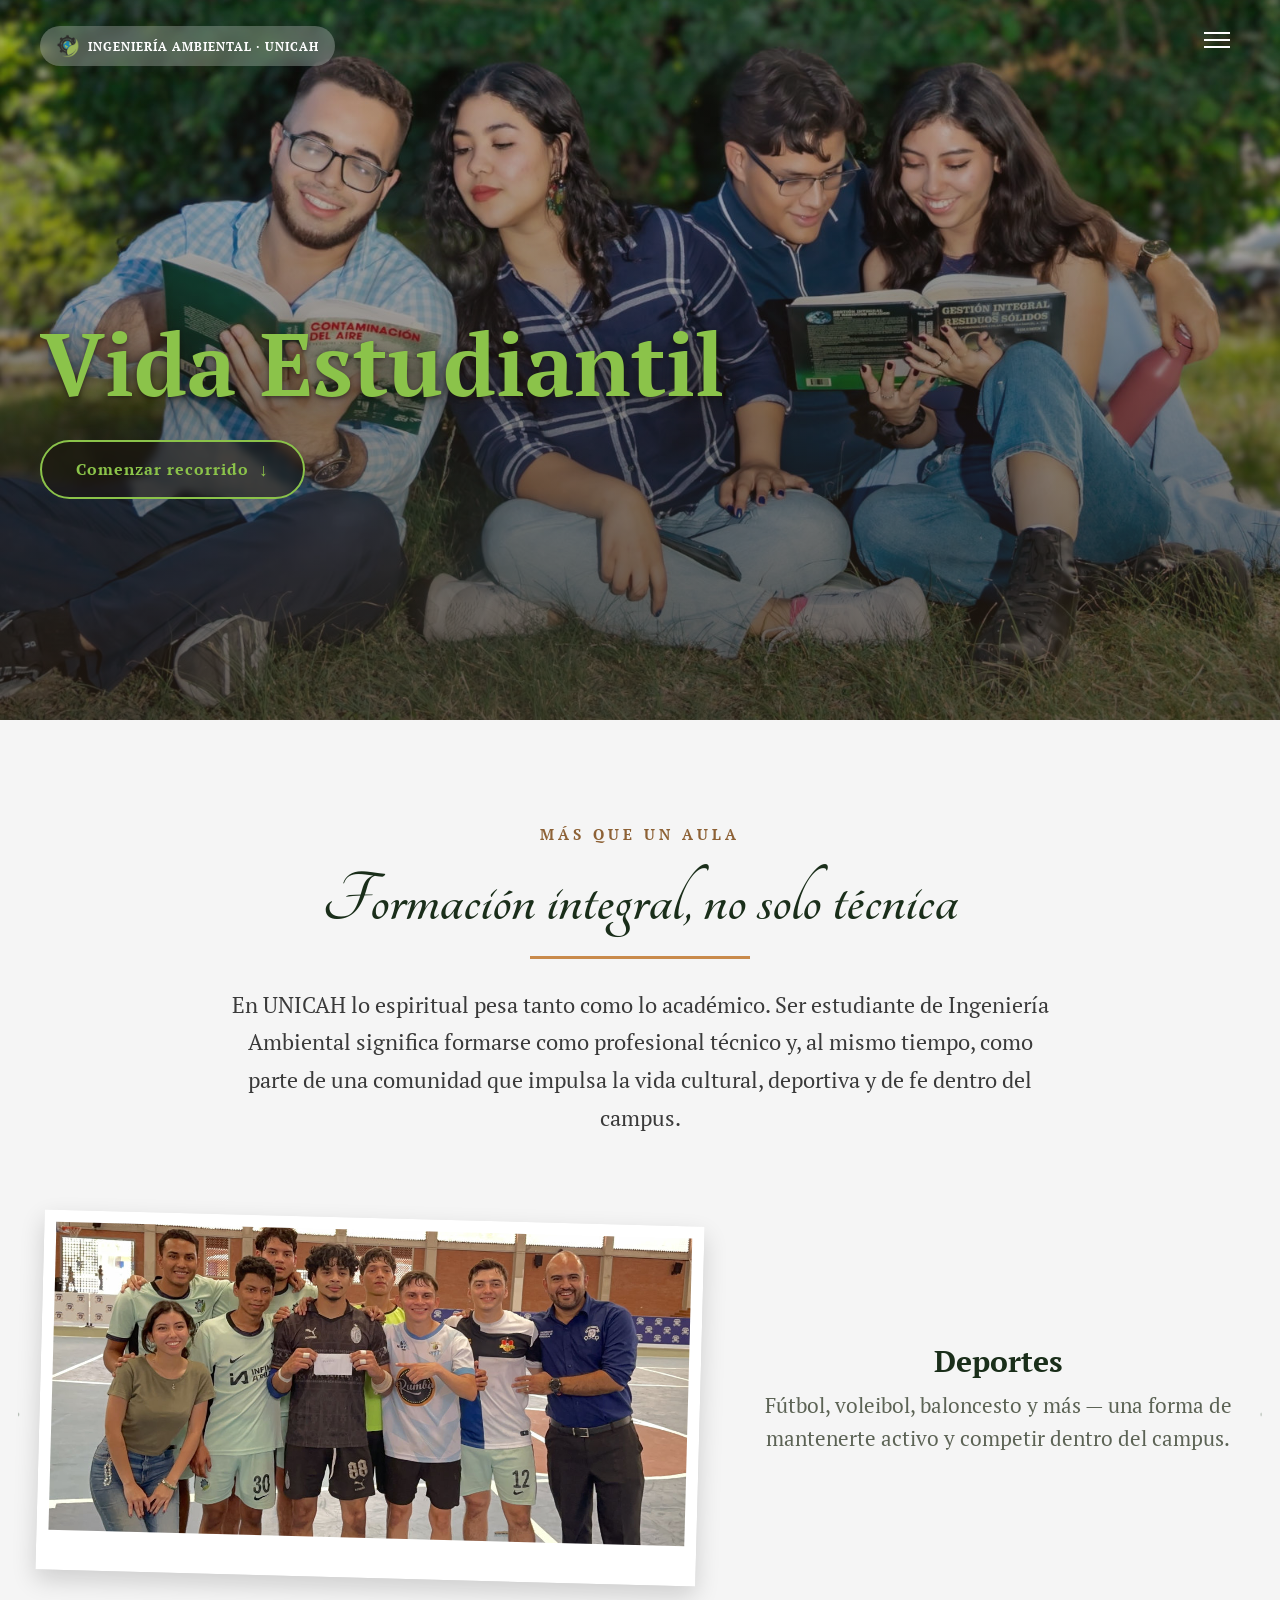
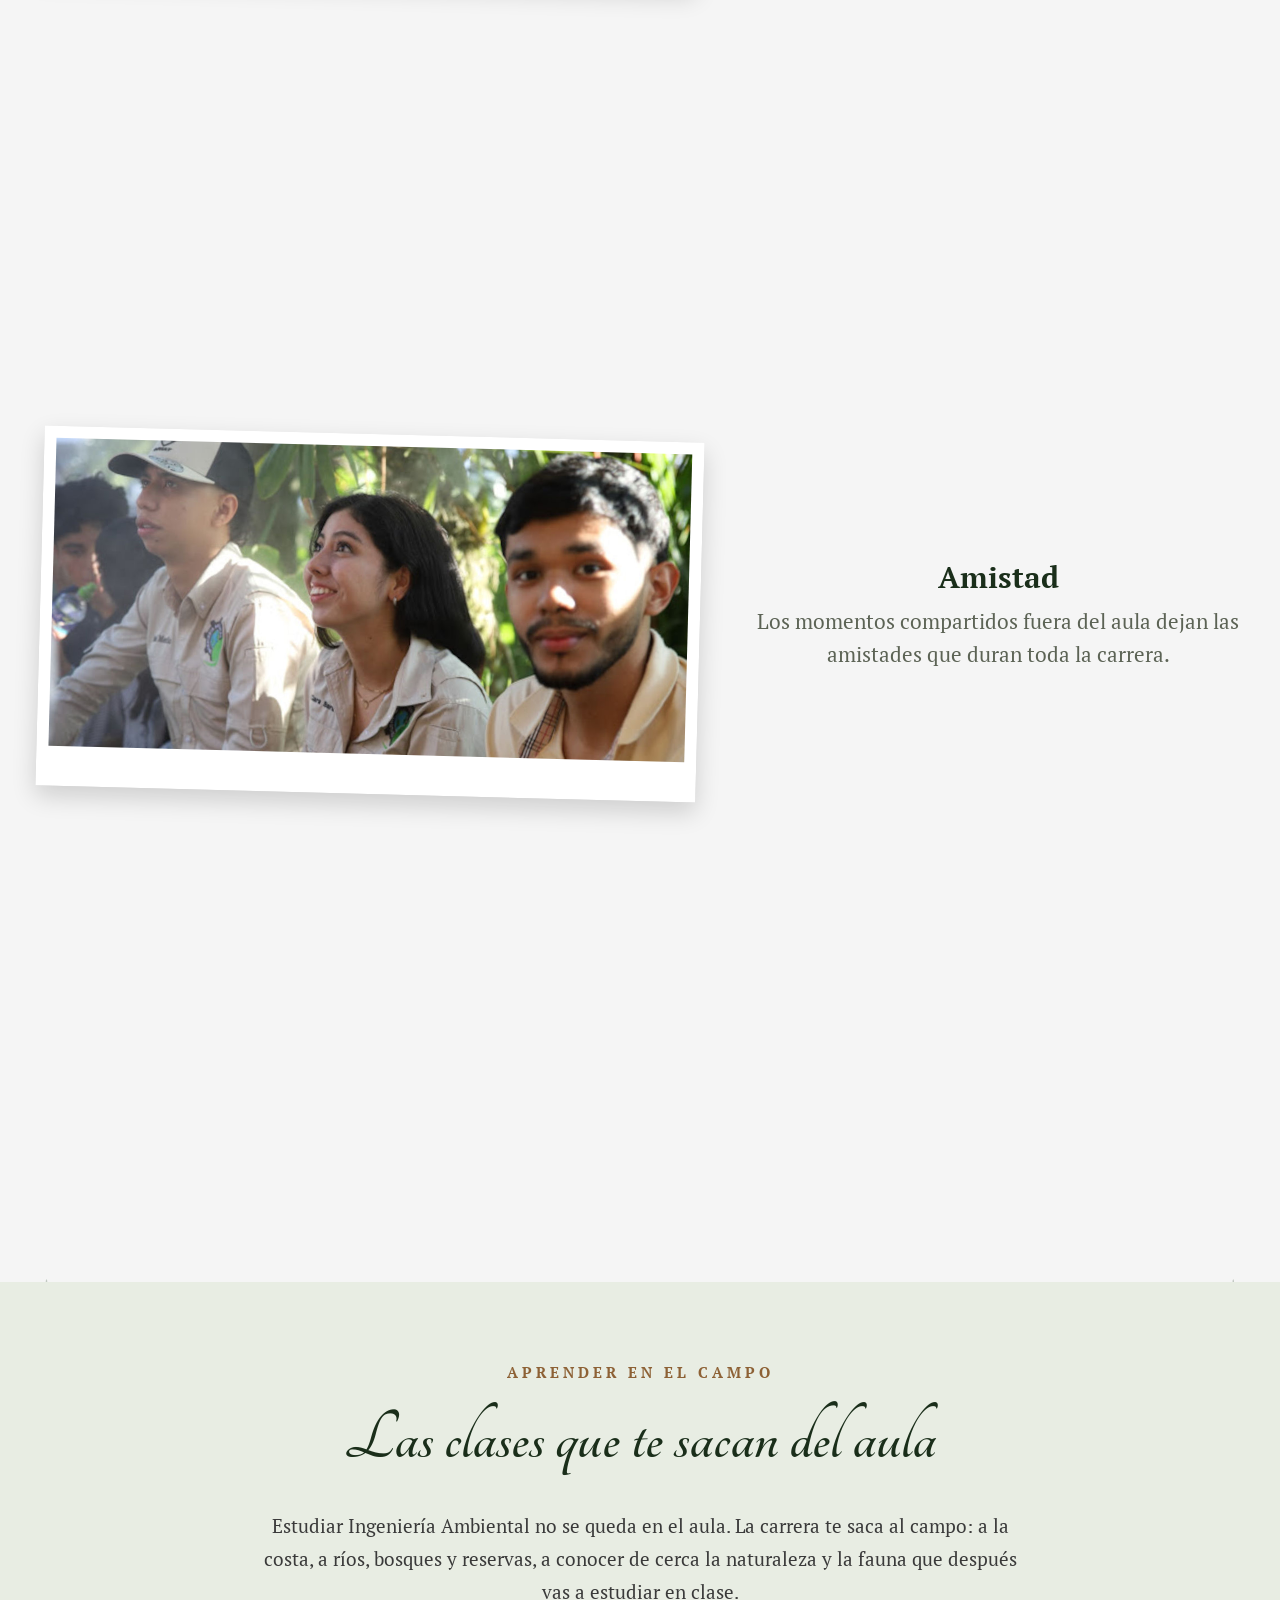
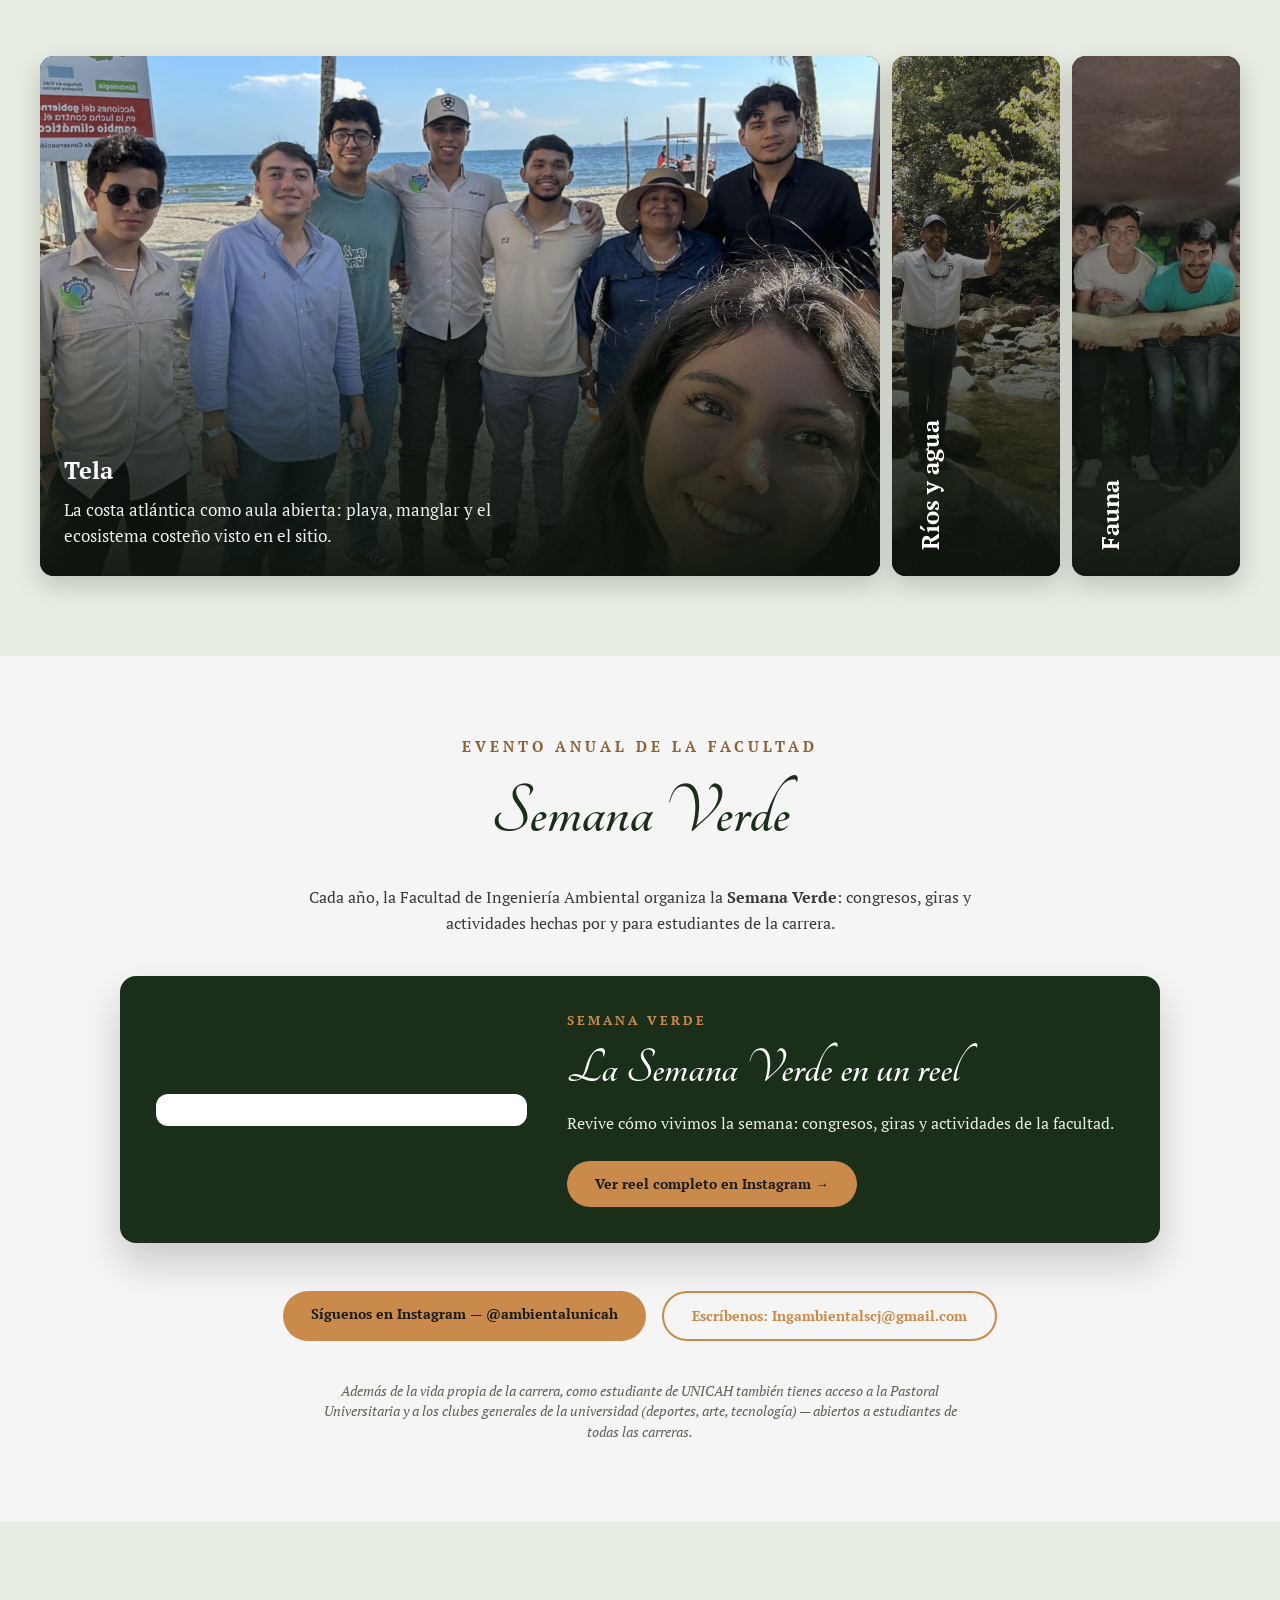
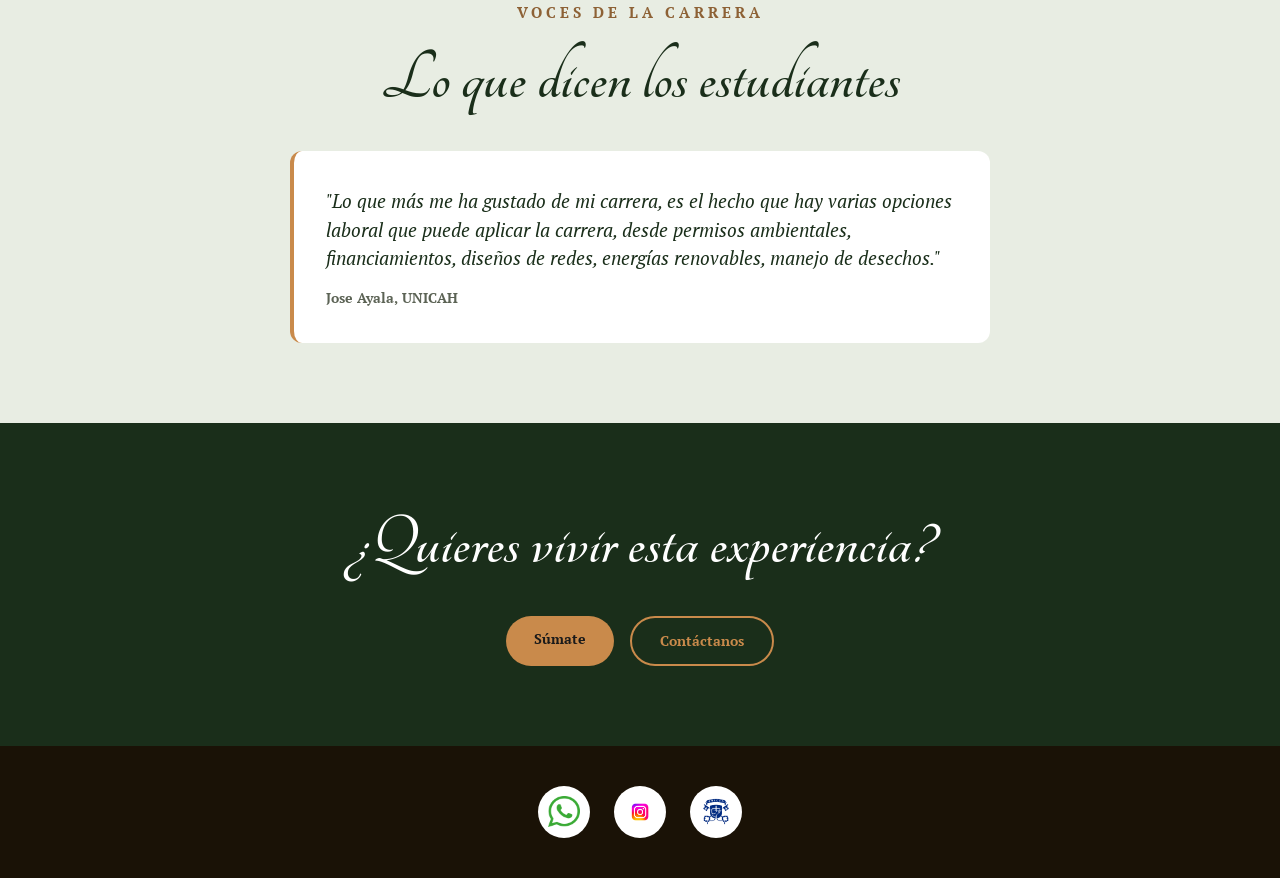
<file: pagina-04-vida-estudiantil.html>
<!DOCTYPE html>
<html lang="es">
<head>
    <meta charset="UTF-8">
    <meta name="viewport" content="width=device-width, initial-scale=1.0">
    <title>Vida Estudiantil - Ingeniería Ambiental | UNICAH</title>
    <meta name="description" content="Vida estudiantil de Ingeniería Ambiental en UNICAH: giras de campo por curso, Semana Verde y la comunidad de la facultad.">
    <link rel="preconnect" href="https://fonts.googleapis.com">
    <link rel="preconnect" href="https://fonts.gstatic.com" crossorigin>
    <link
        href="https://fonts.googleapis.com/css2?family=PT+Serif:ital,wght@0,400;0,700;1,400;1,700&family=Tangerine:wght@400;700&display=swap"
        rel="stylesheet">
    <link rel="stylesheet" href="css/base.css">
    <link rel="stylesheet" href="css/compartido.css">
    <link rel="stylesheet" href="css/paginas/vida-estudiantil.css">
</head>
<body>
    <div class="vida__carga" role="status" aria-live="polite">
        <div class="vida__carga-contenido">
            <svg class="vida__carga-flor" viewBox="-90 -20 180 260" width="120" height="160" aria-hidden="true" focusable="false">
                <path class="vida__carga-tallo" pathLength="1" d="M0,230 C -8,190 8,150 0,110 C -6,90 6,75 0,60"></path>
                <path class="vida__carga-hoja vida__carga-hoja--izquierda" pathLength="1" d="M0,150 C -22,142 -42,155 -50,175 C -36,163 -18,160 0,150 Z"></path>
                <path class="vida__carga-hoja vida__carga-hoja--derecha" pathLength="1" d="M0,175 C 20,167 40,180 48,200 C 34,188 16,185 0,175 Z"></path>
                <g transform="translate(0,60)">
                    <path class="vida__carga-petalo" pathLength="1" transform="rotate(0)" d="M0,0 C -16,-22 -16,-52 0,-70 C 16,-52 16,-22 0,0 Z"></path>
                    <path class="vida__carga-petalo" pathLength="1" transform="rotate(60)" d="M0,0 C -16,-22 -16,-52 0,-70 C 16,-52 16,-22 0,0 Z"></path>
                    <path class="vida__carga-petalo" pathLength="1" transform="rotate(120)" d="M0,0 C -16,-22 -16,-52 0,-70 C 16,-52 16,-22 0,0 Z"></path>
                    <path class="vida__carga-petalo" pathLength="1" transform="rotate(180)" d="M0,0 C -16,-22 -16,-52 0,-70 C 16,-52 16,-22 0,0 Z"></path>
                    <path class="vida__carga-petalo" pathLength="1" transform="rotate(240)" d="M0,0 C -16,-22 -16,-52 0,-70 C 16,-52 16,-22 0,0 Z"></path>
                    <path class="vida__carga-petalo" pathLength="1" transform="rotate(300)" d="M0,0 C -16,-22 -16,-52 0,-70 C 16,-52 16,-22 0,0 Z"></path>
                </g>
                <circle class="vida__carga-centro" cx="0" cy="60" r="13"></circle>
            </svg>
            <span class="vida__carga-texto">Vida Estudiantil</span>
        </div>
    </div>
    </div>

    <a href="#contenido-principal" class="vida__saltar-enlace">Saltar al contenido principal</a>

    <header class="header-sitio">
        <div class="header-sitio__badge">
            <img src="img/Inicio/Logo Ambiental.png" alt="Logo Ingeniería Ambiental" class="header-sitio__badge-icon">
            <span class="header-sitio__badge-text">INGENIERÍA AMBIENTAL · UNICAH</span>
        </div>
        <button class="header-sitio__menu-btn" id="btn-menu" aria-label="Abrir menú"
            aria-expanded="false" aria-controls="menu-panel">
            <span></span><span></span><span></span>
        </button>

        <nav class="menu-panel" id="menu-panel">
            <div class="menu-panel__grupo">
                <span class="menu-panel__categoria">SOBRE LA CARRERA</span>
                <a href="index.html" class="menu-panel__link">Inicio</a>
                <a href="pagina-02-carrera.html" class="menu-panel__link">Sobre la Carrera</a>
                <a href="pagina-03-plan-estudio.html" class="menu-panel__link">Plan de Estudio</a>
            </div>

            <div class="menu-panel__grupo">
                <span class="menu-panel__categoria">COMUNIDAD</span>
                <a href="pagina-04-vida-estudiantil.html" class="menu-panel__link" aria-current="page">Únete / Vida Estudiantil</a>
                <a href="pagina-05-galeria.html" class="menu-panel__link">Galería</a>
            </div>

            <div class="menu-panel__grupo">
                <span class="menu-panel__categoria">RECURSOS</span>
                <a href="pagina-06-blog.html" class="menu-panel__link">Blog</a>
                <a href="pagina-07-contacto.html" class="menu-panel__link">Contacto</a>
                <a href="pagina-08-sumate.html" class="menu-panel__link">Súmate</a>
                <a href="pagina-09-preguntas.html" class="menu-panel__link">Preguntas Frecuentes</a>
            </div>
        </nav>
    </header>

    <main id="contenido-principal">

        <section class="vida__hero">
            <img src="img/vida-estudiantil/hero.jpg" alt="Cuatro estudiantes de Ingeniería Ambiental sentados en parejas, leyendo en el campus de UNICAH" class="vida__hero-imagen">
            <div class="vida__hero-overlay"></div>
            <div class="vida__hero-contenido">
                <h1 class="vida__titulo">Vida Estudiantil</h1>
                <button type="button" class="vida__recorrido-inicio">Comenzar recorrido</button>
            </div>
        </section>

        <section class="vida__intro" aria-labelledby="vida-intro-titulo">
            <div class="vida__enredaderas" aria-hidden="true">
                <svg class="vida__enredadera vida__enredadera--izq" viewBox="0 0 320 1500" preserveAspectRatio="none" focusable="false">
                    <path class="vida__enr-tallo" pathLength="1" data-s="0" data-e="88.0" d="M178.15,0.00 C178.95,2.78 181.67,11.11 182.98,16.67 C184.30,22.22 185.33,27.78 186.04,33.33 C186.75,38.89 187.14,44.44 187.26,50.00 C187.38,55.56 187.16,61.11 186.76,66.67 C186.36,72.22 185.66,77.78 184.86,83.33 C184.07,88.89 183.03,94.44 181.98,100.00 C180.93,105.56 179.73,111.11 178.58,116.67 C177.44,122.22 176.23,127.78 175.13,133.33 C174.03,138.89 172.94,144.44 171.97,150.00 C171.01,155.56 170.13,161.11 169.35,166.67 C168.58,172.22 167.92,177.78 167.32,183.33 C166.73,188.89 166.26,194.44 165.79,200.00 C165.32,205.56 164.95,211.11 164.51,216.67 C164.07,222.22 163.68,227.78 163.16,233.33 C162.64,238.89 162.11,244.44 161.40,250.00 C160.69,255.56 159.89,261.11 158.90,266.67 C157.91,272.22 156.77,277.78 155.46,283.33 C154.16,288.89 152.66,294.44 151.04,300.00 C149.42,305.56 147.61,311.11 145.75,316.67 C143.90,322.22 141.87,327.78 139.90,333.33 C137.92,338.89 135.84,344.44 133.92,350.00 C131.99,355.56 130.04,361.11 128.34,366.67 C126.65,372.22 125.03,377.78 123.75,383.33 C122.46,388.89 121.36,394.44 120.63,400.00 C119.90,405.56 119.45,411.11 119.38,416.67 C119.32,422.22 119.60,427.78 120.22,433.33 C120.85,438.89 121.87,444.44 123.16,450.00 C124.45,455.56 126.12,461.11 127.97,466.67 C129.82,472.22 132.00,477.78 134.25,483.33 C136.50,488.89 139.00,494.44 141.45,500.00 C143.90,505.56 146.51,511.11 148.95,516.67 C151.39,522.22 153.87,527.78 156.11,533.33 C158.35,538.89 160.51,544.44 162.37,550.00 C164.24,555.56 165.93,561.11 167.32,566.67 C168.72,572.22 169.85,577.78 170.72,583.33 C171.59,588.89 172.16,594.44 172.52,600.00 C172.88,605.56 172.95,611.11 172.88,616.67 C172.81,622.22 172.48,627.78 172.10,633.33 C171.71,638.89 171.13,644.44 170.56,650.00 C170.00,655.56 169.32,661.11 168.71,666.67 C168.10,672.22 167.45,677.78 166.91,683.33 C166.36,688.89 165.85,694.44 165.44,700.00 C165.03,705.56 164.70,711.11 164.44,716.67 C164.18,722.22 164.02,727.78 163.88,733.33 C163.73,738.89 163.68,744.44 163.56,750.00 C163.45,755.56 163.39,761.11 163.20,766.67 C163.01,772.22 162.81,777.78 162.42,783.33 C162.03,788.89 161.56,794.44 160.85,800.00 C160.15,805.56 159.29,811.11 158.19,816.67 C157.10,822.22 155.79,827.78 154.28,833.33 C152.76,838.89 151.01,844.44 149.10,850.00 C147.20,855.56 145.06,861.11 142.86,866.67 C140.66,872.22 138.26,877.78 135.92,883.33 C133.57,888.89 131.09,894.44 128.77,900.00 C126.46,905.56 124.11,911.11 122.03,916.67 C119.95,922.22 117.94,927.78 116.28,933.33 C114.61,938.89 113.14,944.44 112.05,950.00 C110.97,955.56 110.17,961.11 109.76,966.67 C109.35,972.22 109.30,977.78 109.60,983.33 C109.90,988.89 110.60,994.44 111.58,1000.00 C112.56,1005.56 113.92,1011.11 115.47,1016.67 C117.02,1022.22 118.92,1027.78 120.88,1033.33 C122.84,1038.89 125.07,1044.44 127.25,1050.00 C129.44,1055.56 131.79,1061.11 133.99,1066.67 C136.20,1072.22 138.46,1077.78 140.50,1083.33 C142.55,1088.89 144.54,1094.44 146.28,1100.00 C148.01,1105.56 149.60,1111.11 150.94,1116.67 C152.28,1122.22 153.40,1127.78 154.30,1133.33 C155.21,1138.89 155.87,1144.44 156.37,1150.00 C156.88,1155.56 157.14,1161.11 157.32,1166.67 C157.50,1172.22 157.48,1177.78 157.44,1183.33 C157.41,1188.89 157.24,1194.44 157.12,1200.00 C157.00,1205.56 156.81,1211.11 156.72,1216.67 C156.63,1222.22 156.54,1227.78 156.55,1233.33 C156.57,1238.89 156.65,1244.44 156.81,1250.00 C156.98,1255.56 157.24,1261.11 157.53,1266.67 C157.83,1272.22 158.23,1277.78 158.59,1283.33 C158.95,1288.89 159.39,1294.44 159.71,1300.00 C160.03,1305.56 160.37,1311.11 160.52,1316.67 C160.67,1322.22 160.76,1327.78 160.60,1333.33 C160.44,1338.89 160.14,1344.44 159.56,1350.00 C158.98,1355.56 158.19,1361.11 157.11,1366.67 C156.03,1372.22 154.69,1377.78 153.10,1383.33 C151.51,1388.89 149.63,1394.44 147.58,1400.00 C145.53,1405.56 143.19,1411.11 140.78,1416.67 C138.37,1422.22 135.73,1427.78 133.13,1433.33 C130.53,1438.89 127.77,1444.44 125.17,1450.00 C122.58,1455.56 119.93,1461.11 117.55,1466.67 C115.17,1472.22 112.85,1477.78 110.88,1483.33 C108.91,1488.89 106.57,1497.22 105.71,1500.00"/>
                    <g transform="translate(186.48,70.00) rotate(69.3) scale(0.906)"><path class="vida__enr-hoja" d="M0,0 C-16.80,-12.60 -13.78,-31.92 0,-42.00 C13.78,-31.92 16.80,-12.60 0,0 Z" data-s="4.1" data-e="13.1"/></g>
                    <g transform="translate(175.40,132.00) rotate(-52.5) scale(0.974)"><path class="vida__enr-hoja" d="M0,0 C-16.80,-12.60 -13.78,-31.92 0,-42.00 C13.78,-31.92 16.80,-12.60 0,0 Z" data-s="7.7" data-e="16.7"/></g>
                    <g transform="translate(166.30,194.00) rotate(69.0) scale(1.025)"><path class="vida__enr-hoja" d="M0,0 C-16.80,-12.60 -13.78,-31.92 0,-42.00 C13.78,-31.92 16.80,-12.60 0,0 Z" data-s="11.4" data-e="20.4"/></g>
                    <g transform="translate(165.55,203.00) rotate(-59.5) scale(0.738)"><path class="vida__enr-hoja" d="M0,0 C-16.80,-12.60 -13.78,-31.92 0,-42.00 C13.78,-31.92 16.80,-12.60 0,0 Z" data-s="11.9" data-e="20.9"/></g>
                    <path class="vida__enr-rama" pathLength="1" d="M161.40,250.00 C163.67,249.26 170.56,247.24 175.05,245.59 C179.54,243.94 184.02,242.12 188.35,240.12 C192.68,238.12 196.93,235.94 201.01,233.58 C205.08,231.23 209.03,228.69 212.82,225.98 C216.60,223.27 220.23,220.39 223.72,217.32 C227.21,214.26 230.53,211.02 233.77,207.60 C237.02,204.18 240.10,200.59 243.18,196.82 C246.26,193.04 250.73,186.94 252.24,184.97" data-s="14.7" data-e="27.7"/>
                    <g transform="translate(160.59,256.00) rotate(-55.9) scale(1.054)"><path class="vida__enr-hoja" d="M0,0 C-16.80,-12.60 -13.78,-31.92 0,-42.00 C13.78,-31.92 16.80,-12.60 0,0 Z" data-s="15.0" data-e="24.0"/></g>
                    <g transform="translate(201.01,233.58) rotate(119.3) scale(0.620)"><path class="vida__enr-hoja" d="M0,0 C-16.80,-12.60 -13.78,-31.92 0,-42.00 C13.78,-31.92 16.80,-12.60 0,0 Z" data-s="15.7" data-e="24.7"/></g>
                    <g transform="translate(223.72,217.32) rotate(-16.0) scale(0.720)"><path class="vida__enr-hoja" d="M0,0 C-16.80,-12.60 -13.78,-31.92 0,-42.00 C13.78,-31.92 16.80,-12.60 0,0 Z" data-s="16.3" data-e="25.3"/></g>
                    <g transform="translate(233.77,207.60) rotate(103.1) scale(0.550)"><path class="vida__enr-hoja" d="M0,0 C-16.80,-12.60 -13.78,-31.92 0,-42.00 C13.78,-31.92 16.80,-12.60 0,0 Z" data-s="16.7" data-e="25.7"/></g>
                    <path class="vida__enr-zarcillo" pathLength="1" transform="translate(252.24,184.97) rotate(1.1) scale(0.85)" d="M0.00,0.00 C0.55,0.11 2.24,0.33 3.30,0.65 C4.35,0.97 5.39,1.41 6.34,1.92 C7.29,2.43 8.20,3.05 9.02,3.73 C9.84,4.41 10.59,5.18 11.24,5.99 C11.90,6.80 12.47,7.69 12.94,8.59 C13.41,9.50 13.79,10.47 14.07,11.43 C14.35,12.39 14.52,13.39 14.60,14.37 C14.68,15.35 14.66,16.35 14.54,17.30 C14.43,18.26 14.21,19.21 13.92,20.11 C13.62,21.01 13.23,21.88 12.77,22.69 C12.31,23.49 11.76,24.25 11.17,24.94 C10.57,25.62 9.90,26.25 9.19,26.79 C8.48,27.33 7.71,27.80 6.93,28.18 C6.15,28.56 5.32,28.87 4.49,29.08 C3.67,29.30 2.81,29.43 1.98,29.47 C1.14,29.52 0.29,29.48 -0.52,29.36 C-1.33,29.24 -2.13,29.04 -2.89,28.77 C-3.65,28.49 -4.38,28.14 -5.05,27.74 C-5.72,27.33 -6.36,26.85 -6.93,26.33 C-7.49,25.81 -8.01,25.22 -8.45,24.61 C-8.90,24.00 -9.28,23.34 -9.58,22.67 C-9.89,22.00 -10.13,21.29 -10.29,20.58 C-10.46,19.88 -10.55,19.15 -10.57,18.45 C-10.59,17.74 -10.54,17.03 -10.42,16.34 C-10.30,15.66 -10.11,14.99 -9.87,14.36 C-9.62,13.72 -9.31,13.11 -8.95,12.56 C-8.59,12.00 -8.17,11.47 -7.72,11.01 C-7.27,10.54 -6.77,10.12 -6.25,9.76 C-5.72,9.40 -5.16,9.10 -4.59,8.86 C-4.02,8.61 -3.42,8.43 -2.82,8.31 C-2.23,8.18 -1.62,8.13 -1.03,8.12 C-0.43,8.12 0.16,8.18 0.73,8.30 C1.30,8.41 1.86,8.59 2.38,8.80 C2.90,9.02 3.41,9.30 3.86,9.61 C4.32,9.92 4.75,10.28 5.13,10.67 C5.50,11.06 5.84,11.48 6.13,11.93 C6.42,12.37 6.66,12.85 6.85,13.33 C7.04,13.81 7.18,14.31 7.26,14.81 C7.35,15.30 7.39,15.81 7.37,16.30 C7.36,16.79 7.30,17.29 7.19,17.76 C7.08,18.22 6.92,18.68 6.73,19.11 C6.54,19.54 6.30,19.94 6.03,20.31 C5.76,20.68 5.45,21.03 5.13,21.33 C4.80,21.63 4.44,21.90 4.06,22.13 C3.69,22.35 3.29,22.54 2.90,22.68 C2.50,22.83 2.08,22.93 1.67,22.99 C1.26,23.05 0.85,23.06 0.44,23.04 C0.04,23.02 -0.36,22.95 -0.74,22.85 C-1.12,22.76 -1.49,22.61 -1.83,22.45 C-2.18,22.28 -2.50,22.07 -2.80,21.85 C-3.09,21.62 -3.36,21.36 -3.60,21.09 C-3.84,20.81 -4.05,20.51 -4.22,20.20 C-4.39,19.90 -4.54,19.57 -4.64,19.24 C-4.75,18.92 -4.82,18.58 -4.86,18.25 C-4.89,17.92 -4.89,17.58 -4.87,17.26 C-4.84,16.93 -4.77,16.61 -4.68,16.31 C-4.59,16.01 -4.47,15.71 -4.33,15.44 C-4.18,15.17 -4.01,14.92 -3.82,14.69 C-3.63,14.46 -3.42,14.25 -3.19,14.06 C-2.97,13.88 -2.59,13.67 -2.47,13.60" data-s="17.9" data-e="30.9"/>
                    <g transform="translate(145.30,318.00) rotate(82.8) scale(1.059)"><path class="vida__enr-hoja" d="M0,0 C-16.80,-12.60 -13.78,-31.92 0,-42.00 C13.78,-31.92 16.80,-12.60 0,0 Z" data-s="18.7" data-e="27.7"/></g>
                    <g transform="translate(124.56,380.00) rotate(-49.8) scale(1.038)"><path class="vida__enr-hoja" d="M0,0 C-16.80,-12.60 -13.78,-31.92 0,-42.00 C13.78,-31.92 16.80,-12.60 0,0 Z" data-s="22.3" data-e="31.3"/></g>
                    <g transform="translate(122.50,389.00) rotate(75.5) scale(0.748)"><path class="vida__enr-hoja" d="M0,0 C-16.80,-12.60 -13.78,-31.92 0,-42.00 C13.78,-31.92 16.80,-12.60 0,0 Z" data-s="22.8" data-e="31.8"/></g>
                    <path class="vida__enr-zarcillo" pathLength="1" transform="translate(120.63,400.00) rotate(-146.4) scale(0.70)" d="M0.00,0.00 C-0.46,0.09 -1.88,0.30 -2.78,0.56 C-3.68,0.81 -4.56,1.15 -5.38,1.55 C-6.20,1.95 -7.00,2.42 -7.73,2.94 C-8.46,3.46 -9.15,4.04 -9.77,4.67 C-10.40,5.29 -10.97,5.97 -11.47,6.67 C-11.97,7.38 -12.41,8.13 -12.78,8.89 C-13.15,9.65 -13.45,10.45 -13.68,11.25 C-13.91,12.05 -14.07,12.87 -14.16,13.68 C-14.25,14.49 -14.28,15.31 -14.23,16.10 C-14.19,16.90 -14.07,17.70 -13.90,18.46 C-13.73,19.22 -13.49,19.97 -13.19,20.68 C-12.90,21.39 -12.55,22.08 -12.15,22.72 C-11.75,23.35 -11.29,23.96 -10.80,24.51 C-10.31,25.06 -9.77,25.57 -9.21,26.02 C-8.65,26.47 -8.04,26.87 -7.42,27.22 C-6.80,27.56 -6.15,27.85 -5.50,28.08 C-4.85,28.31 -4.17,28.48 -3.50,28.60 C-2.83,28.71 -2.15,28.77 -1.49,28.77 C-0.82,28.77 -0.16,28.71 0.49,28.61 C1.13,28.50 1.76,28.34 2.36,28.13 C2.97,27.92 3.55,27.65 4.10,27.35 C4.65,27.05 5.17,26.70 5.65,26.32 C6.13,25.94 6.57,25.52 6.97,25.08 C7.37,24.63 7.73,24.15 8.04,23.65 C8.36,23.16 8.63,22.64 8.85,22.11 C9.07,21.58 9.24,21.03 9.37,20.48 C9.49,19.94 9.57,19.38 9.60,18.83 C9.63,18.28 9.62,17.73 9.56,17.20 C9.50,16.67 9.39,16.14 9.25,15.63 C9.10,15.13 8.91,14.64 8.69,14.18 C8.47,13.71 8.21,13.27 7.92,12.86 C7.63,12.45 7.30,12.07 6.96,11.72 C6.61,11.37 6.23,11.06 5.84,10.78 C5.45,10.50 5.04,10.26 4.61,10.05 C4.19,9.85 3.75,9.68 3.31,9.56 C2.87,9.43 2.42,9.34 1.98,9.29 C1.53,9.24 1.09,9.23 0.65,9.26 C0.21,9.28 -0.22,9.35 -0.63,9.44 C-1.05,9.54 -1.46,9.67 -1.84,9.83 C-2.23,9.99 -2.60,10.18 -2.94,10.40 C-3.28,10.61 -3.61,10.86 -3.90,11.13 C-4.20,11.39 -4.47,11.68 -4.71,11.98 C-4.95,12.29 -5.16,12.61 -5.34,12.94 C-5.53,13.27 -5.68,13.62 -5.80,13.97 C-5.92,14.32 -6.01,14.68 -6.07,15.03 C-6.13,15.38 -6.15,15.74 -6.15,16.09 C-6.15,16.44 -6.12,16.79 -6.06,17.13 C-6.00,17.46 -5.91,17.79 -5.80,18.11 C-5.68,18.42 -5.54,18.72 -5.39,19.00 C-5.23,19.29 -5.04,19.55 -4.85,19.80 C-4.65,20.04 -4.43,20.27 -4.20,20.47 C-3.97,20.67 -3.72,20.86 -3.46,21.01 C-3.21,21.17 -2.94,21.30 -2.67,21.41 C-2.40,21.52 -2.12,21.60 -1.85,21.66 C-1.57,21.72 -1.29,21.75 -1.01,21.77 C-0.74,21.78 -0.46,21.76 -0.20,21.73 C0.07,21.70 0.33,21.64 0.58,21.56 C0.82,21.49 1.07,21.39 1.29,21.28 C1.52,21.16 1.73,21.03 1.93,20.88 C2.13,20.74 2.38,20.48 2.47,20.40" data-s="23.5" data-e="36.5"/>
                    <g transform="translate(121.50,442.00) rotate(53.9) scale(0.995)"><path class="vida__enr-hoja" d="M0,0 C-16.80,-12.60 -13.78,-31.92 0,-42.00 C13.78,-31.92 16.80,-12.60 0,0 Z" data-s="25.9" data-e="34.9"/></g>
                    <g transform="translate(143.25,504.00) rotate(-88.3) scale(0.933)"><path class="vida__enr-hoja" d="M0,0 C-16.80,-12.60 -13.78,-31.92 0,-42.00 C13.78,-31.92 16.80,-12.60 0,0 Z" data-s="29.6" data-e="38.6"/></g>
                    <path class="vida__enr-rama" pathLength="1" d="M150.43,520.00 C147.80,519.82 139.85,519.48 134.64,518.95 C129.44,518.42 124.24,517.72 119.21,516.84 C114.17,515.95 109.21,514.90 104.42,513.66 C99.63,512.42 94.97,511.01 90.47,509.42 C85.97,507.83 81.64,506.07 77.44,504.12 C73.23,502.18 69.20,500.06 65.25,497.76 C61.29,495.46 57.49,492.98 53.70,490.33 C49.91,487.68 44.37,483.26 42.51,481.84" data-s="30.5" data-e="43.5"/>
                    <g transform="translate(104.42,513.66) rotate(-11.1) scale(0.620)"><path class="vida__enr-hoja" d="M0,0 C-16.80,-12.60 -13.78,-31.92 0,-42.00 C13.78,-31.92 16.80,-12.60 0,0 Z" data-s="31.5" data-e="40.5"/></g>
                    <g transform="translate(77.44,504.12) rotate(-124.4) scale(0.720)"><path class="vida__enr-hoja" d="M0,0 C-16.80,-12.60 -13.78,-31.92 0,-42.00 C13.78,-31.92 16.80,-12.60 0,0 Z" data-s="32.1" data-e="41.1"/></g>
                    <g transform="translate(65.25,497.76) rotate(4.8) scale(0.550)"><path class="vida__enr-hoja" d="M0,0 C-16.80,-12.60 -13.78,-31.92 0,-42.00 C13.78,-31.92 16.80,-12.60 0,0 Z" data-s="32.5" data-e="41.5"/></g>
                    <g transform="translate(167.16,566.00) rotate(49.7) scale(0.859)"><path class="vida__enr-hoja" d="M0,0 C-16.80,-12.60 -13.78,-31.92 0,-42.00 C13.78,-31.92 16.80,-12.60 0,0 Z" data-s="33.2" data-e="42.2"/></g>
                    <g transform="translate(169.22,575.00) rotate(-75.5) scale(0.618)"><path class="vida__enr-hoja" d="M0,0 C-16.80,-12.60 -13.78,-31.92 0,-42.00 C13.78,-31.92 16.80,-12.60 0,0 Z" data-s="33.7" data-e="42.7"/></g>
                    <path class="vida__enr-zarcillo" pathLength="1" transform="translate(42.51,481.84) rotate(-197.8) scale(0.85)" d="M0.00,0.00 C-0.55,0.11 -2.24,0.33 -3.30,0.65 C-4.35,0.97 -5.39,1.41 -6.34,1.92 C-7.29,2.43 -8.20,3.05 -9.02,3.73 C-9.84,4.41 -10.59,5.18 -11.24,5.99 C-11.90,6.80 -12.47,7.69 -12.94,8.59 C-13.41,9.50 -13.79,10.47 -14.07,11.43 C-14.35,12.39 -14.52,13.39 -14.60,14.37 C-14.68,15.35 -14.66,16.35 -14.54,17.30 C-14.43,18.26 -14.21,19.21 -13.92,20.11 C-13.62,21.01 -13.23,21.88 -12.77,22.69 C-12.31,23.49 -11.76,24.25 -11.17,24.94 C-10.57,25.62 -9.90,26.25 -9.19,26.79 C-8.48,27.33 -7.71,27.80 -6.93,28.18 C-6.15,28.56 -5.32,28.87 -4.49,29.08 C-3.67,29.30 -2.81,29.43 -1.98,29.47 C-1.14,29.52 -0.29,29.48 0.52,29.36 C1.33,29.24 2.13,29.04 2.89,28.77 C3.65,28.49 4.38,28.14 5.05,27.74 C5.72,27.33 6.36,26.85 6.93,26.33 C7.49,25.81 8.01,25.22 8.45,24.61 C8.90,24.00 9.28,23.34 9.58,22.67 C9.89,22.00 10.13,21.29 10.29,20.58 C10.46,19.88 10.55,19.15 10.57,18.45 C10.59,17.74 10.54,17.03 10.42,16.34 C10.30,15.66 10.11,14.99 9.87,14.36 C9.62,13.72 9.31,13.11 8.95,12.56 C8.59,12.00 8.17,11.47 7.72,11.01 C7.27,10.54 6.77,10.12 6.25,9.76 C5.72,9.40 5.16,9.10 4.59,8.86 C4.02,8.61 3.42,8.43 2.82,8.31 C2.23,8.18 1.62,8.13 1.03,8.12 C0.43,8.12 -0.16,8.18 -0.73,8.30 C-1.30,8.41 -1.86,8.59 -2.38,8.80 C-2.90,9.02 -3.41,9.30 -3.86,9.61 C-4.32,9.92 -4.75,10.28 -5.13,10.67 C-5.50,11.06 -5.84,11.48 -6.13,11.93 C-6.42,12.37 -6.66,12.85 -6.85,13.33 C-7.04,13.81 -7.18,14.31 -7.26,14.81 C-7.35,15.30 -7.39,15.81 -7.37,16.30 C-7.36,16.79 -7.30,17.29 -7.19,17.76 C-7.08,18.22 -6.92,18.68 -6.73,19.11 C-6.54,19.54 -6.30,19.94 -6.03,20.31 C-5.76,20.68 -5.45,21.03 -5.13,21.33 C-4.80,21.63 -4.44,21.90 -4.06,22.13 C-3.69,22.35 -3.29,22.54 -2.90,22.68 C-2.50,22.83 -2.08,22.93 -1.67,22.99 C-1.26,23.05 -0.85,23.06 -0.44,23.04 C-0.04,23.02 0.36,22.95 0.74,22.85 C1.12,22.76 1.49,22.61 1.83,22.45 C2.18,22.28 2.50,22.07 2.80,21.85 C3.09,21.62 3.36,21.36 3.60,21.09 C3.84,20.81 4.05,20.51 4.22,20.20 C4.39,19.90 4.54,19.57 4.64,19.24 C4.75,18.92 4.82,18.58 4.86,18.25 C4.89,17.92 4.89,17.58 4.87,17.26 C4.84,16.93 4.77,16.61 4.68,16.31 C4.59,16.01 4.47,15.71 4.33,15.44 C4.18,15.17 4.01,14.92 3.82,14.69 C3.63,14.46 3.42,14.25 3.19,14.06 C2.97,13.88 2.59,13.67 2.47,13.60" data-s="33.7" data-e="46.7"/>
                    <g transform="translate(172.45,628.00) rotate(-60.7) scale(0.781)"><path class="vida__enr-hoja" d="M0,0 C-16.80,-12.60 -13.78,-31.92 0,-42.00 C13.78,-31.92 16.80,-12.60 0,0 Z" data-s="36.8" data-e="45.8"/></g>
                    <g transform="translate(166.27,690.00) rotate(69.2) scale(0.707)"><path class="vida__enr-hoja" d="M0,0 C-16.80,-12.60 -13.78,-31.92 0,-42.00 C13.78,-31.92 16.80,-12.60 0,0 Z" data-s="40.5" data-e="49.5"/></g>
                    <g transform="translate(163.53,752.00) rotate(-63.0) scale(0.645)"><path class="vida__enr-hoja" d="M0,0 C-16.80,-12.60 -13.78,-31.92 0,-42.00 C13.78,-31.92 16.80,-12.60 0,0 Z" data-s="44.1" data-e="53.1"/></g>
                    <g transform="translate(163.35,761.00) rotate(65.3) scale(0.464)"><path class="vida__enr-hoja" d="M0,0 C-16.80,-12.60 -13.78,-31.92 0,-42.00 C13.78,-31.92 16.80,-12.60 0,0 Z" data-s="44.6" data-e="53.6"/></g>
                    <g transform="translate(158.70,814.00) rotate(74.4) scale(0.602)"><path class="vida__enr-hoja" d="M0,0 C-16.80,-12.60 -13.78,-31.92 0,-42.00 C13.78,-31.92 16.80,-12.60 0,0 Z" data-s="47.8" data-e="56.8"/></g>
                    <path class="vida__enr-rama" pathLength="1" d="M155.16,830.00 C157.42,829.53 164.26,828.29 168.73,827.17 C173.19,826.05 177.64,824.76 181.94,823.28 C186.24,821.81 190.46,820.16 194.51,818.33 C198.56,816.50 202.48,814.50 206.24,812.31 C209.99,810.13 213.58,807.77 217.05,805.24 C220.51,802.70 223.80,799.99 227.02,797.09 C230.23,794.20 233.29,791.14 236.34,787.89 C239.39,784.65 243.81,779.34 245.31,777.63" data-s="48.7" data-e="61.7"/>
                    <g transform="translate(194.51,818.33) rotate(124.8) scale(0.620)"><path class="vida__enr-hoja" d="M0,0 C-16.80,-12.60 -13.78,-31.92 0,-42.00 C13.78,-31.92 16.80,-12.60 0,0 Z" data-s="49.7" data-e="58.7"/></g>
                    <g transform="translate(217.05,805.24) rotate(-11.2) scale(0.720)"><path class="vida__enr-hoja" d="M0,0 C-16.80,-12.60 -13.78,-31.92 0,-42.00 C13.78,-31.92 16.80,-12.60 0,0 Z" data-s="50.3" data-e="59.3"/></g>
                    <g transform="translate(227.02,797.09) rotate(107.4) scale(0.550)"><path class="vida__enr-hoja" d="M0,0 C-16.80,-12.60 -13.78,-31.92 0,-42.00 C13.78,-31.92 16.80,-12.60 0,0 Z" data-s="50.7" data-e="59.7"/></g>
                    <g transform="translate(139.03,876.00) rotate(-41.2) scale(0.581)"><path class="vida__enr-hoja" d="M0,0 C-16.80,-12.60 -13.78,-31.92 0,-42.00 C13.78,-31.92 16.80,-12.60 0,0 Z" data-s="51.4" data-e="60.4"/></g>
                    <path class="vida__enr-zarcillo" pathLength="1" transform="translate(245.31,777.63) rotate(8.5) scale(0.85)" d="M0.00,0.00 C0.55,0.11 2.24,0.33 3.30,0.65 C4.35,0.97 5.39,1.41 6.34,1.92 C7.29,2.43 8.20,3.05 9.02,3.73 C9.84,4.41 10.59,5.18 11.24,5.99 C11.90,6.80 12.47,7.69 12.94,8.59 C13.41,9.50 13.79,10.47 14.07,11.43 C14.35,12.39 14.52,13.39 14.60,14.37 C14.68,15.35 14.66,16.35 14.54,17.30 C14.43,18.26 14.21,19.21 13.92,20.11 C13.62,21.01 13.23,21.88 12.77,22.69 C12.31,23.49 11.76,24.25 11.17,24.94 C10.57,25.62 9.90,26.25 9.19,26.79 C8.48,27.33 7.71,27.80 6.93,28.18 C6.15,28.56 5.32,28.87 4.49,29.08 C3.67,29.30 2.81,29.43 1.98,29.47 C1.14,29.52 0.29,29.48 -0.52,29.36 C-1.33,29.24 -2.13,29.04 -2.89,28.77 C-3.65,28.49 -4.38,28.14 -5.05,27.74 C-5.72,27.33 -6.36,26.85 -6.93,26.33 C-7.49,25.81 -8.01,25.22 -8.45,24.61 C-8.90,24.00 -9.28,23.34 -9.58,22.67 C-9.89,22.00 -10.13,21.29 -10.29,20.58 C-10.46,19.88 -10.55,19.15 -10.57,18.45 C-10.59,17.74 -10.54,17.03 -10.42,16.34 C-10.30,15.66 -10.11,14.99 -9.87,14.36 C-9.62,13.72 -9.31,13.11 -8.95,12.56 C-8.59,12.00 -8.17,11.47 -7.72,11.01 C-7.27,10.54 -6.77,10.12 -6.25,9.76 C-5.72,9.40 -5.16,9.10 -4.59,8.86 C-4.02,8.61 -3.42,8.43 -2.82,8.31 C-2.23,8.18 -1.62,8.13 -1.03,8.12 C-0.43,8.12 0.16,8.18 0.73,8.30 C1.30,8.41 1.86,8.59 2.38,8.80 C2.90,9.02 3.41,9.30 3.86,9.61 C4.32,9.92 4.75,10.28 5.13,10.67 C5.50,11.06 5.84,11.48 6.13,11.93 C6.42,12.37 6.66,12.85 6.85,13.33 C7.04,13.81 7.18,14.31 7.26,14.81 C7.35,15.30 7.39,15.81 7.37,16.30 C7.36,16.79 7.30,17.29 7.19,17.76 C7.08,18.22 6.92,18.68 6.73,19.11 C6.54,19.54 6.30,19.94 6.03,20.31 C5.76,20.68 5.45,21.03 5.13,21.33 C4.80,21.63 4.44,21.90 4.06,22.13 C3.69,22.35 3.29,22.54 2.90,22.68 C2.50,22.83 2.08,22.93 1.67,22.99 C1.26,23.05 0.85,23.06 0.44,23.04 C0.04,23.02 -0.36,22.95 -0.74,22.85 C-1.12,22.76 -1.49,22.61 -1.83,22.45 C-2.18,22.28 -2.50,22.07 -2.80,21.85 C-3.09,21.62 -3.36,21.36 -3.60,21.09 C-3.84,20.81 -4.05,20.51 -4.22,20.20 C-4.39,19.90 -4.54,19.57 -4.64,19.24 C-4.75,18.92 -4.82,18.58 -4.86,18.25 C-4.89,17.92 -4.89,17.58 -4.87,17.26 C-4.84,16.93 -4.77,16.61 -4.68,16.31 C-4.59,16.01 -4.47,15.71 -4.33,15.44 C-4.18,15.17 -4.01,14.92 -3.82,14.69 C-3.63,14.46 -3.42,14.25 -3.19,14.06 C-2.97,13.88 -2.59,13.67 -2.47,13.60" data-s="51.9" data-e="64.9"/>
                    <g transform="translate(114.92,938.00) rotate(79.5) scale(0.586)"><path class="vida__enr-hoja" d="M0,0 C-16.80,-12.60 -13.78,-31.92 0,-42.00 C13.78,-31.92 16.80,-12.60 0,0 Z" data-s="55.0" data-e="64.0"/></g>
                    <g transform="translate(112.68,947.00) rotate(-51.6) scale(0.422)"><path class="vida__enr-hoja" d="M0,0 C-16.80,-12.60 -13.78,-31.92 0,-42.00 C13.78,-31.92 16.80,-12.60 0,0 Z" data-s="55.6" data-e="64.6"/></g>
                    <path class="vida__enr-zarcillo" pathLength="1" transform="translate(109.46,980.00) rotate(-27.7) scale(0.70)" d="M0.00,0.00 C0.46,0.09 1.88,0.30 2.78,0.56 C3.68,0.81 4.56,1.15 5.38,1.55 C6.20,1.95 7.00,2.42 7.73,2.94 C8.46,3.46 9.15,4.04 9.77,4.67 C10.40,5.29 10.97,5.97 11.47,6.67 C11.97,7.38 12.41,8.13 12.78,8.89 C13.15,9.65 13.45,10.45 13.68,11.25 C13.91,12.05 14.07,12.87 14.16,13.68 C14.25,14.49 14.28,15.31 14.23,16.10 C14.19,16.90 14.07,17.70 13.90,18.46 C13.73,19.22 13.49,19.97 13.19,20.68 C12.90,21.39 12.55,22.08 12.15,22.72 C11.75,23.35 11.29,23.96 10.80,24.51 C10.31,25.06 9.77,25.57 9.21,26.02 C8.65,26.47 8.04,26.87 7.42,27.22 C6.80,27.56 6.15,27.85 5.50,28.08 C4.85,28.31 4.17,28.48 3.50,28.60 C2.83,28.71 2.15,28.77 1.49,28.77 C0.82,28.77 0.16,28.71 -0.49,28.61 C-1.13,28.50 -1.76,28.34 -2.36,28.13 C-2.97,27.92 -3.55,27.65 -4.10,27.35 C-4.65,27.05 -5.17,26.70 -5.65,26.32 C-6.13,25.94 -6.57,25.52 -6.97,25.08 C-7.37,24.63 -7.73,24.15 -8.04,23.65 C-8.36,23.16 -8.63,22.64 -8.85,22.11 C-9.07,21.58 -9.24,21.03 -9.37,20.48 C-9.49,19.94 -9.57,19.38 -9.60,18.83 C-9.63,18.28 -9.62,17.73 -9.56,17.20 C-9.50,16.67 -9.39,16.14 -9.25,15.63 C-9.10,15.13 -8.91,14.64 -8.69,14.18 C-8.47,13.71 -8.21,13.27 -7.92,12.86 C-7.63,12.45 -7.30,12.07 -6.96,11.72 C-6.61,11.37 -6.23,11.06 -5.84,10.78 C-5.45,10.50 -5.04,10.26 -4.61,10.05 C-4.19,9.85 -3.75,9.68 -3.31,9.56 C-2.87,9.43 -2.42,9.34 -1.98,9.29 C-1.53,9.24 -1.09,9.23 -0.65,9.26 C-0.21,9.28 0.22,9.35 0.63,9.44 C1.05,9.54 1.46,9.67 1.84,9.83 C2.23,9.99 2.60,10.18 2.94,10.40 C3.28,10.61 3.61,10.86 3.90,11.13 C4.20,11.39 4.47,11.68 4.71,11.98 C4.95,12.29 5.16,12.61 5.34,12.94 C5.53,13.27 5.68,13.62 5.80,13.97 C5.92,14.32 6.01,14.68 6.07,15.03 C6.13,15.38 6.15,15.74 6.15,16.09 C6.15,16.44 6.12,16.79 6.06,17.13 C6.00,17.46 5.91,17.79 5.80,18.11 C5.68,18.42 5.54,18.72 5.39,19.00 C5.23,19.29 5.04,19.55 4.85,19.80 C4.65,20.04 4.43,20.27 4.20,20.47 C3.97,20.67 3.72,20.86 3.46,21.01 C3.21,21.17 2.94,21.30 2.67,21.41 C2.40,21.52 2.12,21.60 1.85,21.66 C1.57,21.72 1.29,21.75 1.01,21.77 C0.74,21.78 0.46,21.76 0.20,21.73 C-0.07,21.70 -0.33,21.64 -0.58,21.56 C-0.82,21.49 -1.07,21.39 -1.29,21.28 C-1.52,21.16 -1.73,21.03 -1.93,20.88 C-2.13,20.74 -2.38,20.48 -2.47,20.40" data-s="57.5" data-e="70.5"/>
                    <g transform="translate(111.58,1000.00) rotate(-74.2) scale(0.615)"><path class="vida__enr-hoja" d="M0,0 C-16.80,-12.60 -13.78,-31.92 0,-42.00 C13.78,-31.92 16.80,-12.60 0,0 Z" data-s="58.7" data-e="67.7"/></g>
                    <g transform="translate(132.11,1062.00) rotate(41.9) scale(0.667)"><path class="vida__enr-hoja" d="M0,0 C-16.80,-12.60 -13.78,-31.92 0,-42.00 C13.78,-31.92 16.80,-12.60 0,0 Z" data-s="62.3" data-e="71.3"/></g>
                    <g transform="translate(152.58,1124.00) rotate(-75.7) scale(0.734)"><path class="vida__enr-hoja" d="M0,0 C-16.80,-12.60 -13.78,-31.92 0,-42.00 C13.78,-31.92 16.80,-12.60 0,0 Z" data-s="65.9" data-e="74.9"/></g>
                    <g transform="translate(154.25,1133.00) rotate(54.7) scale(0.528)"><path class="vida__enr-hoja" d="M0,0 C-16.80,-12.60 -13.78,-31.92 0,-42.00 C13.78,-31.92 16.80,-12.60 0,0 Z" data-s="66.5" data-e="75.5"/></g>
                    <path class="vida__enr-rama" pathLength="1" d="M156.37,1150.00 C153.97,1149.14 146.69,1146.72 141.94,1144.82 C137.19,1142.91 132.44,1140.83 127.85,1138.57 C123.27,1136.31 118.75,1133.87 114.41,1131.26 C110.07,1128.65 105.86,1125.86 101.82,1122.89 C97.77,1119.92 93.89,1116.78 90.14,1113.46 C86.38,1110.13 82.80,1106.64 79.30,1102.96 C75.79,1099.28 72.44,1095.43 69.11,1091.40 C65.77,1087.37 60.90,1080.88 59.26,1078.78" data-s="67.5" data-e="80.5"/>
                    <g transform="translate(114.41,1131.26) rotate(5.6) scale(0.620)"><path class="vida__enr-hoja" d="M0,0 C-16.80,-12.60 -13.78,-31.92 0,-42.00 C13.78,-31.92 16.80,-12.60 0,0 Z" data-s="68.5" data-e="77.5"/></g>
                    <g transform="translate(90.14,1113.46) rotate(-107.9) scale(0.720)"><path class="vida__enr-hoja" d="M0,0 C-16.80,-12.60 -13.78,-31.92 0,-42.00 C13.78,-31.92 16.80,-12.60 0,0 Z" data-s="69.1" data-e="78.1"/></g>
                    <g transform="translate(79.30,1102.96) rotate(20.6) scale(0.550)"><path class="vida__enr-hoja" d="M0,0 C-16.80,-12.60 -13.78,-31.92 0,-42.00 C13.78,-31.92 16.80,-12.60 0,0 Z" data-s="69.5" data-e="78.5"/></g>
                    <g transform="translate(157.41,1186.00) rotate(64.8) scale(0.810)"><path class="vida__enr-hoja" d="M0,0 C-16.80,-12.60 -13.78,-31.92 0,-42.00 C13.78,-31.92 16.80,-12.60 0,0 Z" data-s="69.6" data-e="78.6"/></g>
                    <path class="vida__enr-zarcillo" pathLength="1" transform="translate(59.26,1078.78) rotate(-179.0) scale(0.85)" d="M0.00,0.00 C-0.55,0.11 -2.24,0.33 -3.30,0.65 C-4.35,0.97 -5.39,1.41 -6.34,1.92 C-7.29,2.43 -8.20,3.05 -9.02,3.73 C-9.84,4.41 -10.59,5.18 -11.24,5.99 C-11.90,6.80 -12.47,7.69 -12.94,8.59 C-13.41,9.50 -13.79,10.47 -14.07,11.43 C-14.35,12.39 -14.52,13.39 -14.60,14.37 C-14.68,15.35 -14.66,16.35 -14.54,17.30 C-14.43,18.26 -14.21,19.21 -13.92,20.11 C-13.62,21.01 -13.23,21.88 -12.77,22.69 C-12.31,23.49 -11.76,24.25 -11.17,24.94 C-10.57,25.62 -9.90,26.25 -9.19,26.79 C-8.48,27.33 -7.71,27.80 -6.93,28.18 C-6.15,28.56 -5.32,28.87 -4.49,29.08 C-3.67,29.30 -2.81,29.43 -1.98,29.47 C-1.14,29.52 -0.29,29.48 0.52,29.36 C1.33,29.24 2.13,29.04 2.89,28.77 C3.65,28.49 4.38,28.14 5.05,27.74 C5.72,27.33 6.36,26.85 6.93,26.33 C7.49,25.81 8.01,25.22 8.45,24.61 C8.90,24.00 9.28,23.34 9.58,22.67 C9.89,22.00 10.13,21.29 10.29,20.58 C10.46,19.88 10.55,19.15 10.57,18.45 C10.59,17.74 10.54,17.03 10.42,16.34 C10.30,15.66 10.11,14.99 9.87,14.36 C9.62,13.72 9.31,13.11 8.95,12.56 C8.59,12.00 8.17,11.47 7.72,11.01 C7.27,10.54 6.77,10.12 6.25,9.76 C5.72,9.40 5.16,9.10 4.59,8.86 C4.02,8.61 3.42,8.43 2.82,8.31 C2.23,8.18 1.62,8.13 1.03,8.12 C0.43,8.12 -0.16,8.18 -0.73,8.30 C-1.30,8.41 -1.86,8.59 -2.38,8.80 C-2.90,9.02 -3.41,9.30 -3.86,9.61 C-4.32,9.92 -4.75,10.28 -5.13,10.67 C-5.50,11.06 -5.84,11.48 -6.13,11.93 C-6.42,12.37 -6.66,12.85 -6.85,13.33 C-7.04,13.81 -7.18,14.31 -7.26,14.81 C-7.35,15.30 -7.39,15.81 -7.37,16.30 C-7.36,16.79 -7.30,17.29 -7.19,17.76 C-7.08,18.22 -6.92,18.68 -6.73,19.11 C-6.54,19.54 -6.30,19.94 -6.03,20.31 C-5.76,20.68 -5.45,21.03 -5.13,21.33 C-4.80,21.63 -4.44,21.90 -4.06,22.13 C-3.69,22.35 -3.29,22.54 -2.90,22.68 C-2.50,22.83 -2.08,22.93 -1.67,22.99 C-1.26,23.05 -0.85,23.06 -0.44,23.04 C-0.04,23.02 0.36,22.95 0.74,22.85 C1.12,22.76 1.49,22.61 1.83,22.45 C2.18,22.28 2.50,22.07 2.80,21.85 C3.09,21.62 3.36,21.36 3.60,21.09 C3.84,20.81 4.05,20.51 4.22,20.20 C4.39,19.90 4.54,19.57 4.64,19.24 C4.75,18.92 4.82,18.58 4.86,18.25 C4.89,17.92 4.89,17.58 4.87,17.26 C4.84,16.93 4.77,16.61 4.68,16.31 C4.59,16.01 4.47,15.71 4.33,15.44 C4.18,15.17 4.01,14.92 3.82,14.69 C3.63,14.46 3.42,14.25 3.19,14.06 C2.97,13.88 2.59,13.67 2.47,13.60" data-s="70.7" data-e="83.7"/>
                    <g transform="translate(156.76,1248.00) rotate(-65.5) scale(0.888)"><path class="vida__enr-hoja" d="M0,0 C-16.80,-12.60 -13.78,-31.92 0,-42.00 C13.78,-31.92 16.80,-12.60 0,0 Z" data-s="73.2" data-e="82.2"/></g>
                    <g transform="translate(160.26,1310.00) rotate(61.3) scale(0.958)"><path class="vida__enr-hoja" d="M0,0 C-16.80,-12.60 -13.78,-31.92 0,-42.00 C13.78,-31.92 16.80,-12.60 0,0 Z" data-s="76.9" data-e="85.9"/></g>
                    <path class="vida__enr-zarcillo" pathLength="1" transform="translate(160.26,1310.00) rotate(-156.7) scale(0.70)" d="M0.00,0.00 C-0.46,0.09 -1.88,0.30 -2.78,0.56 C-3.68,0.81 -4.56,1.15 -5.38,1.55 C-6.20,1.95 -7.00,2.42 -7.73,2.94 C-8.46,3.46 -9.15,4.04 -9.77,4.67 C-10.40,5.29 -10.97,5.97 -11.47,6.67 C-11.97,7.38 -12.41,8.13 -12.78,8.89 C-13.15,9.65 -13.45,10.45 -13.68,11.25 C-13.91,12.05 -14.07,12.87 -14.16,13.68 C-14.25,14.49 -14.28,15.31 -14.23,16.10 C-14.19,16.90 -14.07,17.70 -13.90,18.46 C-13.73,19.22 -13.49,19.97 -13.19,20.68 C-12.90,21.39 -12.55,22.08 -12.15,22.72 C-11.75,23.35 -11.29,23.96 -10.80,24.51 C-10.31,25.06 -9.77,25.57 -9.21,26.02 C-8.65,26.47 -8.04,26.87 -7.42,27.22 C-6.80,27.56 -6.15,27.85 -5.50,28.08 C-4.85,28.31 -4.17,28.48 -3.50,28.60 C-2.83,28.71 -2.15,28.77 -1.49,28.77 C-0.82,28.77 -0.16,28.71 0.49,28.61 C1.13,28.50 1.76,28.34 2.36,28.13 C2.97,27.92 3.55,27.65 4.10,27.35 C4.65,27.05 5.17,26.70 5.65,26.32 C6.13,25.94 6.57,25.52 6.97,25.08 C7.37,24.63 7.73,24.15 8.04,23.65 C8.36,23.16 8.63,22.64 8.85,22.11 C9.07,21.58 9.24,21.03 9.37,20.48 C9.49,19.94 9.57,19.38 9.60,18.83 C9.63,18.28 9.62,17.73 9.56,17.20 C9.50,16.67 9.39,16.14 9.25,15.63 C9.10,15.13 8.91,14.64 8.69,14.18 C8.47,13.71 8.21,13.27 7.92,12.86 C7.63,12.45 7.30,12.07 6.96,11.72 C6.61,11.37 6.23,11.06 5.84,10.78 C5.45,10.50 5.04,10.26 4.61,10.05 C4.19,9.85 3.75,9.68 3.31,9.56 C2.87,9.43 2.42,9.34 1.98,9.29 C1.53,9.24 1.09,9.23 0.65,9.26 C0.21,9.28 -0.22,9.35 -0.63,9.44 C-1.05,9.54 -1.46,9.67 -1.84,9.83 C-2.23,9.99 -2.60,10.18 -2.94,10.40 C-3.28,10.61 -3.61,10.86 -3.90,11.13 C-4.20,11.39 -4.47,11.68 -4.71,11.98 C-4.95,12.29 -5.16,12.61 -5.34,12.94 C-5.53,13.27 -5.68,13.62 -5.80,13.97 C-5.92,14.32 -6.01,14.68 -6.07,15.03 C-6.13,15.38 -6.15,15.74 -6.15,16.09 C-6.15,16.44 -6.12,16.79 -6.06,17.13 C-6.00,17.46 -5.91,17.79 -5.80,18.11 C-5.68,18.42 -5.54,18.72 -5.39,19.00 C-5.23,19.29 -5.04,19.55 -4.85,19.80 C-4.65,20.04 -4.43,20.27 -4.20,20.47 C-3.97,20.67 -3.72,20.86 -3.46,21.01 C-3.21,21.17 -2.94,21.30 -2.67,21.41 C-2.40,21.52 -2.12,21.60 -1.85,21.66 C-1.57,21.72 -1.29,21.75 -1.01,21.77 C-0.74,21.78 -0.46,21.76 -0.20,21.73 C0.07,21.70 0.33,21.64 0.58,21.56 C0.82,21.49 1.07,21.39 1.29,21.28 C1.52,21.16 1.73,21.03 1.93,20.88 C2.13,20.74 2.38,20.48 2.47,20.40" data-s="76.9" data-e="89.9"/>
                    <g transform="translate(160.58,1319.00) rotate(-65.4) scale(0.690)"><path class="vida__enr-hoja" d="M0,0 C-16.80,-12.60 -13.78,-31.92 0,-42.00 C13.78,-31.92 16.80,-12.60 0,0 Z" data-s="77.4" data-e="86.4"/></g>
                    <g transform="translate(156.00,1372.00) rotate(-51.4) scale(1.014)"><path class="vida__enr-hoja" d="M0,0 C-16.80,-12.60 -13.78,-31.92 0,-42.00 C13.78,-31.92 16.80,-12.60 0,0 Z" data-s="80.5" data-e="89.5"/></g>
                    <g transform="translate(132.81,1434.00) rotate(89.4) scale(1.049)"><path class="vida__enr-hoja" d="M0,0 C-16.80,-12.60 -13.78,-31.92 0,-42.00 C13.78,-31.92 16.80,-12.60 0,0 Z" data-s="84.1" data-e="93.1"/></g>
                </svg>
            </div>

            <div class="vida__intro-cabecera" data-parada="Formación integral">
                <span class="vida__etiqueta">MÁS QUE UN AULA</span>
                <h2 id="vida-intro-titulo" class="vida__subtitulo">Formación integral, no solo técnica</h2>
                <p class="vida__intro-texto">
                    En UNICAH lo espiritual pesa tanto como lo académico. Ser estudiante de Ingeniería
                    Ambiental significa formarse como profesional técnico y, al mismo tiempo, como
                    parte de una comunidad que impulsa la vida cultural, deportiva y de fe dentro del
                    campus.
                </p>
            </div>

            <div class="vida__formacion-lista">
                <article class="vida__formacion-fila vida__formacion-fila--derecha" data-parada="Deportes" aria-labelledby="vida-formacion-deportes-titulo">
                    <img src="img/vida-estudiantil/formacion-deportes.jpg" alt="Equipo de fútbol sala de estudiantes de Ingeniería Ambiental celebrando un partido" class="vida__formacion-imagen">
                    <div class="vida__formacion-texto">
                        <h3 id="vida-formacion-deportes-titulo" class="vida__formacion-titulo">Deportes</h3>
                        <p class="vida__formacion-descripcion">Fútbol, voleibol, baloncesto y más — una forma de mantenerte activo y competir dentro del campus.</p>
                    </div>
                </article>

                <article class="vida__formacion-fila vida__formacion-fila--izquierda" data-parada="Trabajo en Equipo" aria-labelledby="vida-formacion-equipo-titulo">
                    <img src="img/vida-estudiantil/formacion-equipo.jpg" alt="Grupo de estudiantes de Ingeniería Ambiental en una gira de campo, frente a un embalse rodeado de montañas" class="vida__formacion-imagen">
                    <div class="vida__formacion-texto">
                        <h3 id="vida-formacion-equipo-titulo" class="vida__formacion-titulo">Trabajo en Equipo</h3>
                        <p class="vida__formacion-descripcion">Las giras y prácticas de campo no solo enseñan — también unen al grupo.</p>
                    </div>
                </article>

                <article class="vida__formacion-fila vida__formacion-fila--derecha" data-parada="Amistad" aria-labelledby="vida-formacion-amistad-titulo">
                    <img src="img/vida-estudiantil/formacion-amistad.jpg" alt="Tres estudiantes conversando y sonriendo durante una actividad al aire libre" class="vida__formacion-imagen">
                    <div class="vida__formacion-texto">
                        <h3 id="vida-formacion-amistad-titulo" class="vida__formacion-titulo">Amistad</h3>
                        <p class="vida__formacion-descripcion">Los momentos compartidos fuera del aula dejan las amistades que duran toda la carrera.</p>
                    </div>
                </article>

                <article class="vida__formacion-fila vida__formacion-fila--izquierda" data-parada="Vida Académica" aria-labelledby="vida-formacion-academica-titulo">
                    <img src="img/vida-estudiantil/formacion-academica.jpg" alt="Grupo de estudiantes en una feria académica con muestras de rocas y minerales" class="vida__formacion-imagen">
                    <div class="vida__formacion-texto">
                        <h3 id="vida-formacion-academica-titulo" class="vida__formacion-titulo">Vida Académica</h3>
                        <p class="vida__formacion-descripcion">Ferias, congresos y exposiciones donde el trabajo de la carrera se comparte con toda la comunidad.</p>
                    </div>
                </article>
            </div>
        </section>

        <section class="vida__giras" aria-labelledby="vida-giras-titulo">
            <span class="vida__etiqueta">APRENDER EN EL CAMPO</span>
            <h2 id="vida-giras-titulo" class="vida__subtitulo">Las clases que te sacan del aula</h2>
            <p class="vida__giras-texto">
                Estudiar Ingeniería Ambiental no se queda en el aula. La carrera te saca al campo:
                a la costa, a ríos, bosques y reservas, a conocer de cerca la naturaleza y la fauna
                que después vas a estudiar en clase.
            </p>

            <div class="vida__acordeon" data-parada="Giras de campo">
                <article class="vida__panel vida__panel--activo">
                    <img src="img/vida-estudiantil/gira-tela.jpg" alt="Estudiantes de Ingeniería Ambiental durante una gira de campo en Tela" class="vida__panel-foto" loading="lazy">
                    <div class="vida__panel-info">
                        <h3 class="vida__panel-titulo">
                            <button type="button" class="vida__panel-boton" aria-expanded="true">Tela</button>
                        </h3>
                        <p class="vida__panel-texto">La costa atlántica como aula abierta: playa, manglar y el ecosistema costeño visto en el sitio.</p>
                    </div>
                </article>

                <article class="vida__panel">
                    <img src="img/vida-estudiantil/gira-hidrogeologia.jpg" alt="Estudiantes de Ingeniería Ambiental en una gira de campo junto a una fuente de agua" class="vida__panel-foto" loading="lazy">
                    <div class="vida__panel-info">
                        <h3 class="vida__panel-titulo">
                            <button type="button" class="vida__panel-boton" aria-expanded="false">Ríos y agua</button>
                        </h3>
                        <p class="vida__panel-texto">Salidas a fuentes de agua para entender cómo se comporta el recurso en el terreno real.</p>
                    </div>
                </article>

                <article class="vida__panel">
                    <img src="img/vida-estudiantil/gira-zoologia.jpg" alt="Estudiantes observando fauna en su hábitat durante una práctica de campo" class="vida__panel-foto" loading="lazy">
                    <div class="vida__panel-info">
                        <h3 class="vida__panel-titulo">
                            <button type="button" class="vida__panel-boton" aria-expanded="false">Fauna</button>
                        </h3>
                        <p class="vida__panel-texto">Observación de animales en su hábitat, parte de la formación y de la evaluación del curso.</p>
                    </div>
                </article>
            </div>
        </section>

        <section class="vida__semana-verde" id="comunidad-ambiental" data-parada="Semana Verde" aria-labelledby="vida-semana-verde-titulo">
            <span class="vida__etiqueta">EVENTO ANUAL DE LA FACULTAD</span>
            <h2 id="vida-semana-verde-titulo" class="vida__subtitulo">Semana Verde</h2>
            <p class="vida__semana-verde-texto">
                Cada año, la Facultad de Ingeniería Ambiental organiza la <strong>Semana Verde</strong>:
                congresos, giras y actividades hechas por y para estudiantes de la carrera.
            </p>

            <!-- Publicación destacada de la Semana Verde en Instagram -->
            <div class="vida__semana-verde-destacado">
                <div class="vida__semana-verde-media">
                    <blockquote class="instagram-media"
                        data-instgrm-permalink="https://www.instagram.com/reel/DZS65LlIUro/?utm_source=ig_embed&amp;utm_campaign=loading"
                        data-instgrm-version="14"
                        style=" background:#FFF; border:0; margin:0 auto; padding:0; max-width:480px; width:100%;"><a
                            href="https://www.instagram.com/reel/DZS65LlIUro/"></a></blockquote>
                </div>
                <div class="vida__semana-verde-destacado-info">
                    <span class="vida__semana-verde-etiqueta">SEMANA VERDE</span>
                    <h3 class="vida__semana-verde-titulo">La Semana Verde en un reel</h3>
                    <p class="vida__semana-verde-descripcion">Revive cómo vivimos la semana: congresos, giras y actividades de la facultad.</p>
                    <a class="vida__boton vida__boton--primario" href="https://www.instagram.com/reel/DZS65LlIUro/" target="_blank" rel="noopener">Ver reel completo en Instagram →</a>
                </div>
            </div>

            <div class="vida__redes">
                <a href="https://www.instagram.com/ambientalunicah/" target="_blank" rel="noopener"
                    class="vida__boton vida__boton--primario">
                    Síguenos en Instagram — @ambientalunicah
                    <span class="vida__visualmente-oculto">(se abre en una pestaña nueva)</span>
                </a>
                <a href="mailto:Ingambientalscj@gmail.com" class="vida__boton vida__boton--secundario">
                    Escríbenos: Ingambientalscj@gmail.com
                </a>
            </div>

            <p class="vida__nota">
                Además de la vida propia de la carrera, como estudiante de UNICAH también tienes
                acceso a la Pastoral Universitaria y a los clubes generales de la universidad
                (deportes, arte, tecnología) — abiertos a estudiantes de todas las carreras.
            </p>
        </section>

        <section class="vida__testimonios" aria-labelledby="vida-testimonios-titulo">
            <span class="vida__etiqueta">VOCES DE LA CARRERA</span>
            <h2 id="vida-testimonios-titulo" class="vida__subtitulo">Lo que dicen los estudiantes</h2>

            <blockquote class="vida__testimonio" data-parada="Voces de la carrera">
                <p class="vida__testimonio-texto">
                    "Lo que más me ha gustado de mi carrera, es el hecho que hay varias opciones laboral 
                    que puede aplicar la carrera, desde permisos ambientales, financiamientos, diseños de 
                    redes, energías renovables, manejo de desechos."
                </p>
                <footer class="vida__testimonio-autor">Jose Ayala, UNICAH</footer>
            </blockquote>
        </section>

        <section class="vida__cta" data-parada="Súmate" aria-labelledby="vida-cta-titulo">
            <h2 id="vida-cta-titulo" class="vida__subtitulo">¿Quieres vivir esta experiencia?</h2>
            <div class="vida__cta-botones">
                <a href="pagina-08-sumate.html" class="vida__boton vida__boton--primario">Súmate</a>
                <a href="pagina-07-contacto.html" class="vida__boton vida__boton--secundario">Contáctanos</a>
            </div>
        </section>

    </main>

    <div class="vida__recorrido" role="region" aria-label="Recorrido guiado por la página" hidden>
        <div class="vida__recorrido-panel">
            <p class="vida__recorrido-contador">
                Parada <span class="vida__recorrido-num">1</span> de <span class="vida__recorrido-total">9</span>
            </p>
            <p class="vida__recorrido-nombre" aria-live="polite">Formación integral</p>
            <div class="vida__recorrido-barra">
                <span class="vida__recorrido-progreso"></span>
            </div>
            <div class="vida__recorrido-controles">
                <button type="button" class="vida__recorrido-btn vida__recorrido-salir">Detener recorrido</button>
            </div>
        </div>
    </div>

    <footer class="pie-sitio">
        <div class="pie-sitio__redes">
            <a href="https://wa.me/50495000315" target="_blank" rel="noopener" class="pie-sitio__red" aria-label="WhatsApp (se abre en una pestaña nueva)">
                <img src="img/compartido/Logo de Wha.png" alt="WhatsApp" class="pie-sitio__red-icono">
            </a>
            <a href="https://www.instagram.com/ambientalunicah/" target="_blank" rel="noopener" class="pie-sitio__red" aria-label="Instagram (se abre en una pestaña nueva)">
                <img src="img/compartido/Instagram-Logo.png" alt="Instagram" class="pie-sitio__red-icono">
            </a>
            <a href="https://www.unicah.edu/" target="_blank" rel="noopener" class="pie-sitio__red" aria-label="Sitio de UNICAH (se abre en una pestaña nueva)">
                <img src="img/compartido/Logo Unicah.png" alt="UNICAH" class="pie-sitio__red-icono">
            </a>
        </div>
    </footer>

    <script async src="https://www.instagram.com/embed.js"></script>
    <script src="js/funciones-compartidas.js"></script>
    <script src="js/pagina-04.js"></script>
</body>
</html>
</file>
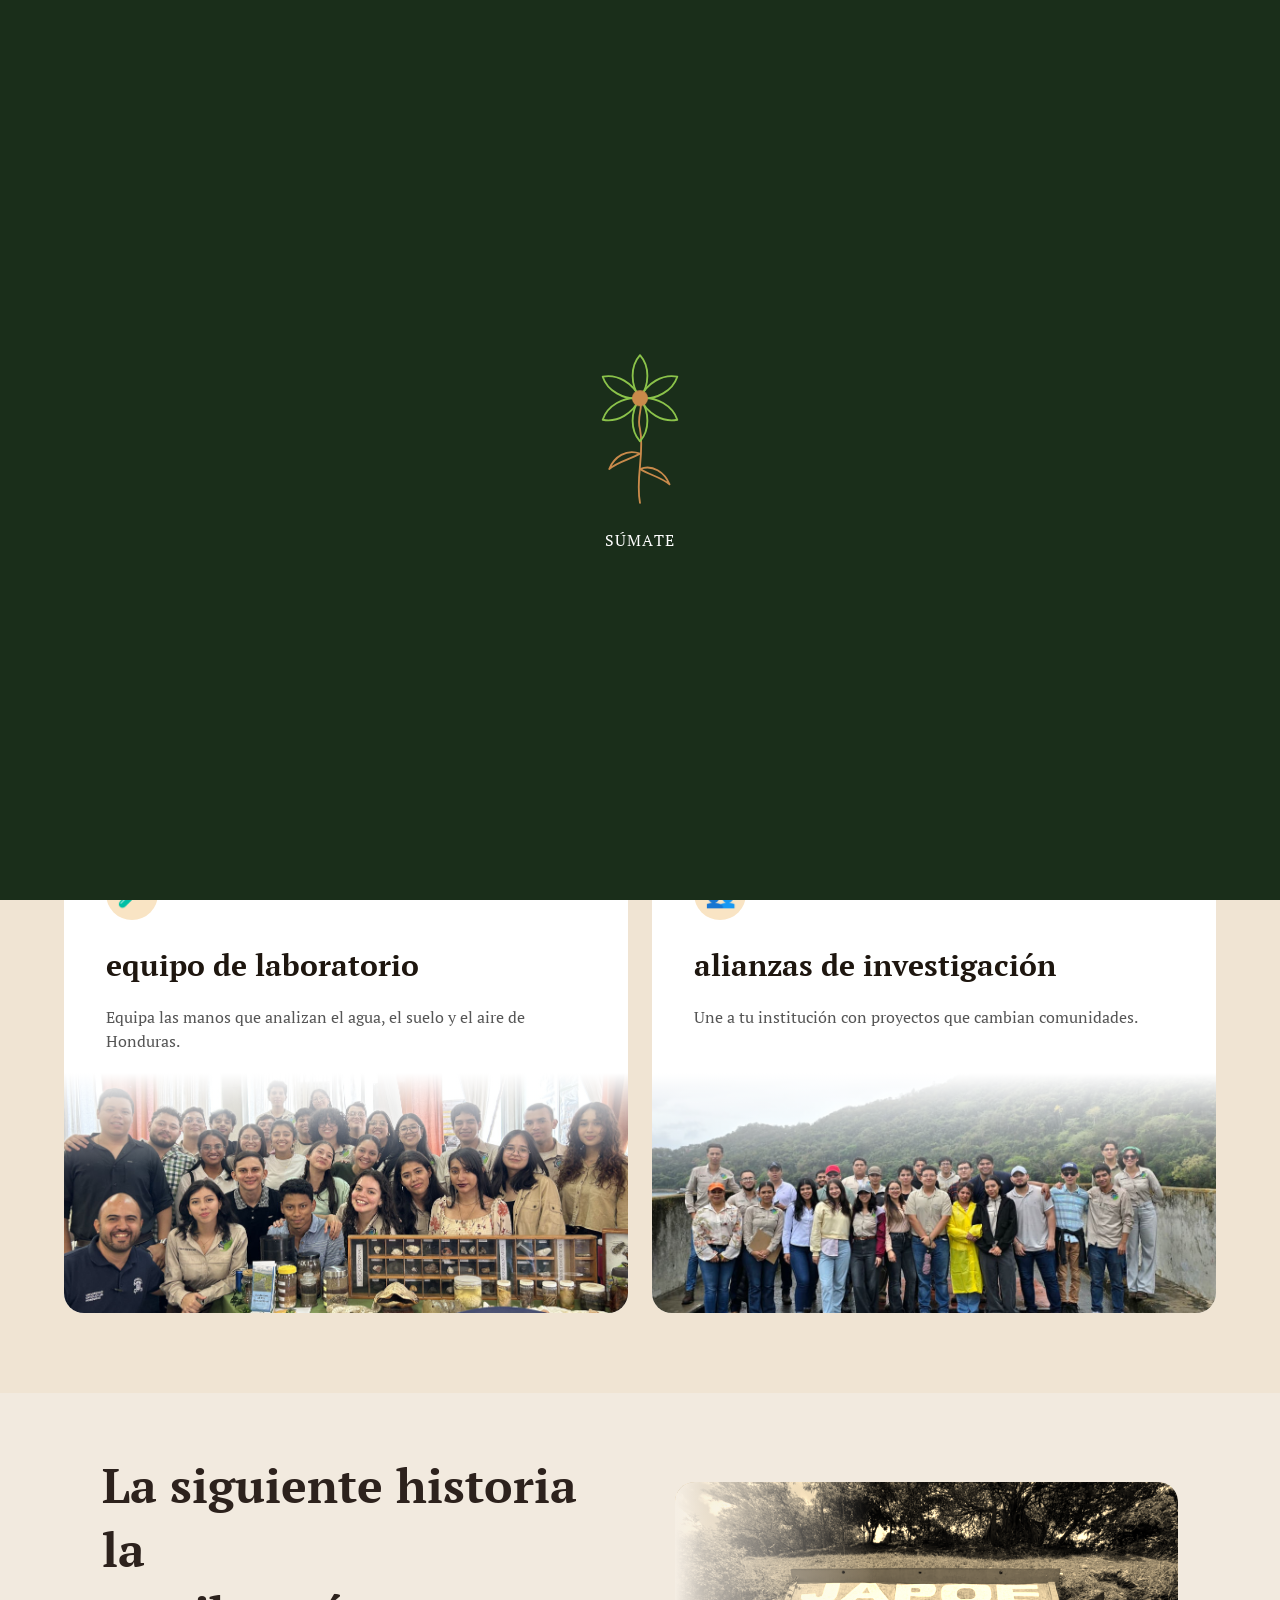
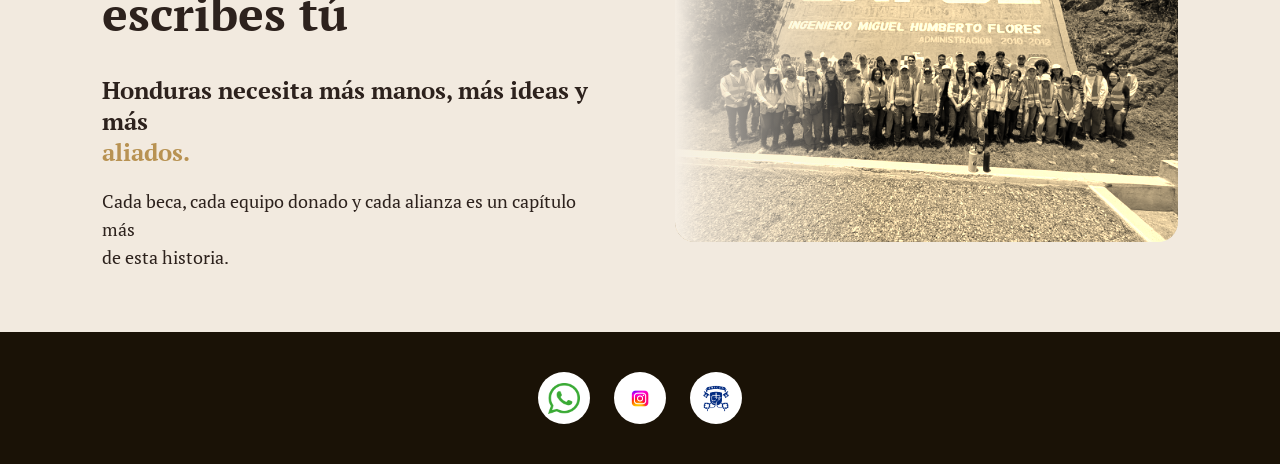
<file: pagina-08-sumate.html>
<!DOCTYPE html>
<html lang="en">
<head>
    <meta charset="UTF-8">
    <meta name="viewport" content="width=device-width, initial-scale=1.0">
    <title>Súmate</title>
    <link rel="preconnect" href="https://fonts.googleapis.com">
    <link rel="preconnect" href="https://fonts.gstatic.com" crossorigin>
    <link href="https://fonts.googleapis.com/css2?family=PT+Serif:ital,wght@0,400;0,700;1,400;1,700&family=Tangerine:wght@400;700&display=swap" rel="stylesheet">
    <link rel="stylesheet" href="css/base.css">
    <link rel="stylesheet" href="css/compartido.css">
    <link rel="stylesheet" href="css/paginas/sumate.css">
    <script src="js/funciones-compartidas.js"></script>
</head>

<body class="sumate-body">
    <div class="vida__carga" role="status" aria-live="polite">
        <div class="vida__carga-contenido">
            <svg class="vida__carga-flor" viewBox="-90 -20 180 260" width="120" height="160" aria-hidden="true" focusable="false">
                <path class="vida__carga-tallo" pathLength="1" d="M0,230 C -8,190 8,150 0,110 C -6,90 6,75 0,60"></path>
                <path class="vida__carga-hoja vida__carga-hoja--izquierda" pathLength="1" d="M0,150 C -22,142 -42,155 -50,175 C -36,163 -18,160 0,150 Z"></path>
                <path class="vida__carga-hoja vida__carga-hoja--derecha" pathLength="1" d="M0,175 C 20,167 40,180 48,200 C 34,188 16,185 0,175 Z"></path>
                <g transform="translate(0,60)">
                    <path class="vida__carga-petalo" pathLength="1" transform="rotate(0)" d="M0,0 C -16,-22 -16,-52 0,-70 C 16,-52 16,-22 0,0 Z"></path>
                    <path class="vida__carga-petalo" pathLength="1" transform="rotate(60)" d="M0,0 C -16,-22 -16,-52 0,-70 C 16,-52 16,-22 0,0 Z"></path>
                    <path class="vida__carga-petalo" pathLength="1" transform="rotate(120)" d="M0,0 C -16,-22 -16,-52 0,-70 C 16,-52 16,-22 0,0 Z"></path>
                    <path class="vida__carga-petalo" pathLength="1" transform="rotate(180)" d="M0,0 C -16,-22 -16,-52 0,-70 C 16,-52 16,-22 0,0 Z"></path>
                    <path class="vida__carga-petalo" pathLength="1" transform="rotate(240)" d="M0,0 C -16,-22 -16,-52 0,-70 C 16,-52 16,-22 0,0 Z"></path>
                    <path class="vida__carga-petalo" pathLength="1" transform="rotate(300)" d="M0,0 C -16,-22 -16,-52 0,-70 C 16,-52 16,-22 0,0 Z"></path>
                </g>
                <circle class="vida__carga-centro" cx="0" cy="60" r="13"></circle>
            </svg>
            <span class="vida__carga-texto">Súmate</span>
        </div>
    </div>
    <header class="header-sitio">
        <div class="header-sitio__badge">
            <img src="img/compartido/Logo Ambiental.png" alt="Logo Ingeniería Ambiental" class="header-sitio__badge-icon">
            <span class="header-sitio__badge-text">INGENIERÍA AMBIENTAL · UNICAH</span>
        </div>
        <button class="header-sitio__menu-btn" id="btn-menu" aria-label="Abrir menú" aria-expanded="false"
            aria-controls="menu-panel">
            <span></span><span></span><span></span>
        </button>
        <nav class="menu-panel" id="menu-panel">
            <div class="menu-panel__grupo">
                <span class="menu-panel__categoria">SOBRE LA CARRERA</span>
                <a href="index.html" class="menu-panel__link">Inicio</a>
                <a href="pagina-02-carrera.html" class="menu-panel__link">Sobre la Carrera</a>
                <a href="pagina-03-plan-estudio.html" class="menu-panel__link">Plan de Estudio</a>
            </div>

            <div class="menu-panel__grupo">
                <span class="menu-panel__categoria">COMUNIDAD</span>
                <a href="pagina-04-vida-estudiantil.html" class="menu-panel__link">Únete / Vida Estudiantil</a>
                <a href="pagina-05-galeria.html" class="menu-panel__link">Galería</a>
            </div>

            <div class="menu-panel__grupo">
                <span class="menu-panel__categoria">RECURSOS</span>
                <a href="pagina-06-blog.html" class="menu-panel__link">Blog</a>
                <a href="pagina-07-contacto.html" class="menu-panel__link">Contacto</a>
                <a href="pagina-08-sumate.html" class="menu-panel__link">Súmate</a>
                <a href="pagina-09-preguntas.html" class="menu-panel__link">Preguntas Frecuentes</a>
            </div>
        </nav>
    </header>
    
    <main class="sumate-main">
        <section class="hero">
            <h1>
                Tú tambien puedes ser<br>
                parte de esta historia
            </h1>
            <p>
                Cada aporte <span class="suma">suma</span> una nueva página a esta historia
            </p>
        </section>

        <section class="cards-holder">
            <div class="card-becas">
                <div class="becas-info">
                    <div class="becas-icon">🎓</div>

                    <h3>becas</h3>

                    <p>
                        Financia el camino de un futuro profesional<br>
                        ambiental.
                    </p>
                </div>
                <div class="becas-img">
                    <img src="img/Inicio/IMGHero2.jpg" alt="Estudiante de Ingeniería Ambiental sonriendo con sus libros en el campus">
                </div>
            </div>

            <div class="cards-bottom">
                <div class="card-info">
                    <div class="card-content">
                        <div class="card-icon">🧪</div>

                        <h3>equipo de laboratorio</h3>

                        <p>
                            Equipa las manos que analizan el agua,
                            el suelo y el aire de Honduras.
                        </p>
                    </div>
                    <div class="card-img laboratorio-img">
                        <img src="img/vida-estudiantil/formacion-academica.jpg" alt="Estudiantes de Ingeniería Ambiental analizando muestras de rocas, suelo y agua en una exhibición académica">
                    </div>
                </div>

                <div class="card-info">
                    <div class="card-content">
                        <div class="card-icon">👥</div>

                        <h3>alianzas de investigación</h3>

                        <p>
                            Une a tu institución con proyectos
                            que cambian comunidades.
                        </p>
                    </div>
                    <div class="card-img alianzas-img">
                        <img src="img/vida-estudiantil/formacion-equipo.jpg" alt="Grupo de estudiantes y docentes de Ingeniería Ambiental en una gira de campo institucional">
                    </div>
                </div>
            </div>
        </section>

        <section class="story-section">
            <div class="story-content">
                <div class="story-text">
                    <h2>La siguiente historia la <br>
                        escribes tú</h2>

                    <h3>
                        Honduras necesita más manos, más ideas y más<br>
                        <span>aliados.</span>
                    </h3>

                    <p>
                        Cada beca, cada equipo donado y cada alianza es un capítulo más<br>
                        de esta historia.
                    </p>
                </div>
                
                <div class="story-image">
                    <img src="img/Inicio/mapa-intibucua-agua-potable.jpeg" alt="Estudiantes de Ingeniería Ambiental en una gira comunitaria a una planta potabilizadora de agua en Intibucá">
                </div>
            </div>
        </section>
    </main>

    <footer class="pie-sitio">
        <div class="pie-sitio__redes">
            <a href="https://wa.me/50495000315" target="_blank" rel="noopener" class="pie-sitio__red"
                aria-label="WhatsApp">
                <img src="img/compartido/Logo de Wha.png" alt="WhatsApp" class="pie-sitio__red-icono">
            </a>
            <a href="https://www.instagram.com/ambientalunicah?igsh=aWM5amVwNnY1a3dv" target="_blank" rel="noopener"
                class="pie-sitio__red" aria-label="Instagram">
                <img src="img/compartido/Instagram-Logo.png" alt="Instagram" class="pie-sitio__red-icono">
            </a>
            <a href="https://www.unicah.edu/" target="_blank" rel="noopener" class="pie-sitio__red"
                aria-label="Sitio de UNICAH">
               <img src="img/compartido/Logo Unicah.png" alt="UNICAH" class="pie-sitio__red-icono">
            </a>
        </div>
    </footer>
</body>
</html>
</file>
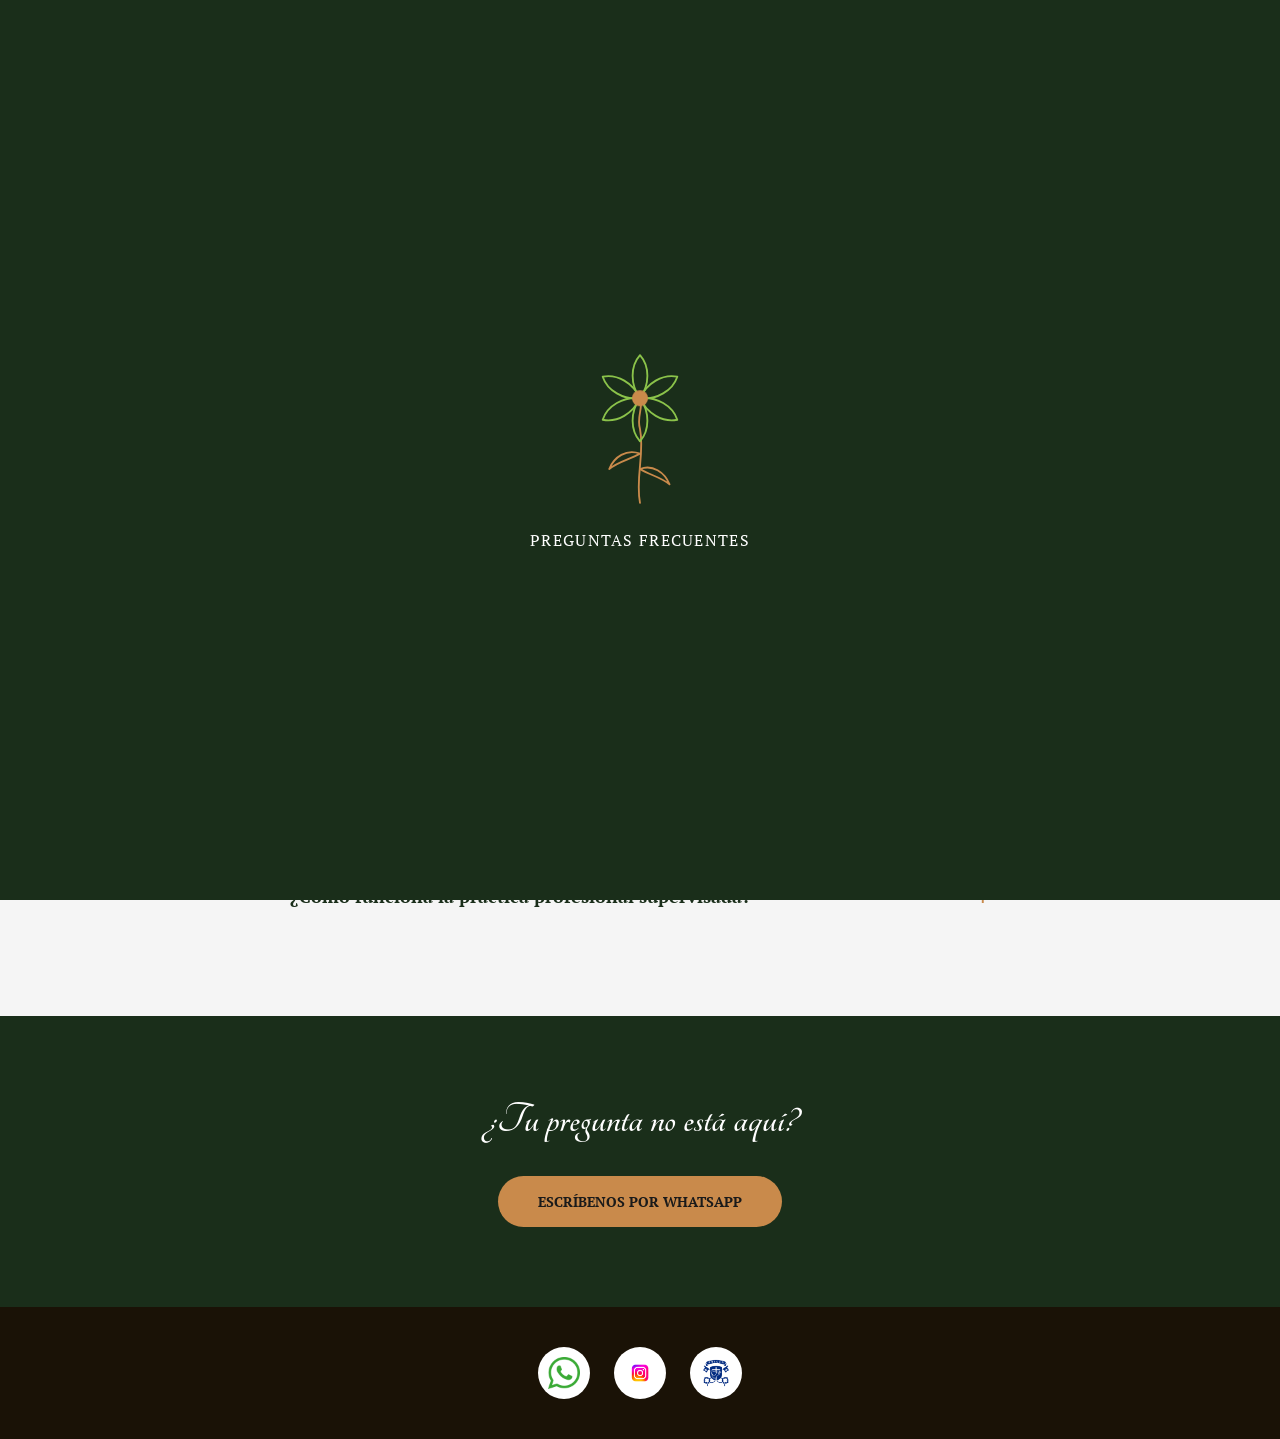
<file: pagina-09-preguntas.html>
<!DOCTYPE html>
<html lang="en">
<head>
    <meta charset="UTF-8">
    <meta name="viewport" content="width=device-width, initial-scale=1.0">
    <title>	(FAQ) Preguntas Frecuentes </title>
    <link rel="preconnect" href="https://fonts.googleapis.com">
    <link rel="preconnect" href="https://fonts.gstatic.com" crossorigin>
    <link href="https://fonts.googleapis.com/css2?family=PT+Serif:ital,wght@0,400;0,700;1,400;1,700&family=Tangerine:wght@400;700&display=swap" rel="stylesheet">
    <link rel="stylesheet" href="css/base.css">
    <link rel="stylesheet" href="css/compartido.css">
    <link rel="stylesheet" href="css/paginas/preguntas.css">
</head>
<body class="faq__page">
    <div class="vida__carga" role="status" aria-live="polite">
        <div class="vida__carga-contenido">
            <svg class="vida__carga-flor" viewBox="-90 -20 180 260" width="120" height="160" aria-hidden="true" focusable="false">
                <path class="vida__carga-tallo" pathLength="1" d="M0,230 C -8,190 8,150 0,110 C -6,90 6,75 0,60"></path>
                <path class="vida__carga-hoja vida__carga-hoja--izquierda" pathLength="1" d="M0,150 C -22,142 -42,155 -50,175 C -36,163 -18,160 0,150 Z"></path>
                <path class="vida__carga-hoja vida__carga-hoja--derecha" pathLength="1" d="M0,175 C 20,167 40,180 48,200 C 34,188 16,185 0,175 Z"></path>
                <g transform="translate(0,60)">
                    <path class="vida__carga-petalo" pathLength="1" transform="rotate(0)" d="M0,0 C -16,-22 -16,-52 0,-70 C 16,-52 16,-22 0,0 Z"></path>
                    <path class="vida__carga-petalo" pathLength="1" transform="rotate(60)" d="M0,0 C -16,-22 -16,-52 0,-70 C 16,-52 16,-22 0,0 Z"></path>
                    <path class="vida__carga-petalo" pathLength="1" transform="rotate(120)" d="M0,0 C -16,-22 -16,-52 0,-70 C 16,-52 16,-22 0,0 Z"></path>
                    <path class="vida__carga-petalo" pathLength="1" transform="rotate(180)" d="M0,0 C -16,-22 -16,-52 0,-70 C 16,-52 16,-22 0,0 Z"></path>
                    <path class="vida__carga-petalo" pathLength="1" transform="rotate(240)" d="M0,0 C -16,-22 -16,-52 0,-70 C 16,-52 16,-22 0,0 Z"></path>
                    <path class="vida__carga-petalo" pathLength="1" transform="rotate(300)" d="M0,0 C -16,-22 -16,-52 0,-70 C 16,-52 16,-22 0,0 Z"></path>
                </g>
                <circle class="vida__carga-centro" cx="0" cy="60" r="13"></circle>
            </svg>
            <span class="vida__carga-texto">Preguntas Frecuentes</span>
        </div>
    </div>
    <header class="header-sitio">
        <div class="header-sitio__badge">
            <img src="img/compartido/Logo Ambiental.png" alt="Logo Ingeniería Ambiental" class="header-sitio__badge-icon">
            <span class="header-sitio__badge-text">INGENIERÍA AMBIENTAL · UNICAH</span>
        </div>
        <button class="header-sitio__menu-btn" id="btn-menu" aria-label="Abrir menú" aria-expanded="false"
            aria-controls="menu-panel">
            <span></span><span></span><span></span>
        </button>
        <nav class="menu-panel" id="menu-panel">
            <div class="menu-panel__grupo">
                <span class="menu-panel__categoria">SOBRE LA CARRERA</span>
                <a href="index.html" class="menu-panel__link">Inicio</a>
                <a href="pagina-02-carrera.html" class="menu-panel__link">Sobre la Carrera</a>
                <a href="pagina-03-plan-estudio.html" class="menu-panel__link">Plan de Estudio</a>
            </div>

            <div class="menu-panel__grupo">
                <span class="menu-panel__categoria">COMUNIDAD</span>
                <a href="pagina-04-vida-estudiantil.html" class="menu-panel__link">Únete / Vida Estudiantil</a>
                <a href="pagina-05-galeria.html" class="menu-panel__link">Galería</a>
            </div>

            <div class="menu-panel__grupo">
                <span class="menu-panel__categoria">RECURSOS</span>
                <a href="pagina-06-blog.html" class="menu-panel__link">Blog</a>
                <a href="pagina-07-contacto.html" class="menu-panel__link">Contacto</a>
                <a href="pagina-08-sumate.html" class="menu-panel__link">Súmate</a>
                <a href="pagina-09-preguntas.html" class="menu-panel__link">Preguntas Frecuentes</a>
            </div>
        </nav>
    </header>
    
    <main>
        <section class="faq-content">
            <div class="faq__enredaderas" aria-hidden="true">
                <svg class="vida__enredadera vida__enredadera--izq" viewBox="0 0 320 1500" preserveAspectRatio="none" focusable="false">
                    <path class="vida__enr-tallo" pathLength="1" data-s="0" data-e="88.0" d="M178.15,0.00 C178.95,2.78 181.67,11.11 182.98,16.67 C184.30,22.22 185.33,27.78 186.04,33.33 C186.75,38.89 187.14,44.44 187.26,50.00 C187.38,55.56 187.16,61.11 186.76,66.67 C186.36,72.22 185.66,77.78 184.86,83.33 C184.07,88.89 183.03,94.44 181.98,100.00 C180.93,105.56 179.73,111.11 178.58,116.67 C177.44,122.22 176.23,127.78 175.13,133.33 C174.03,138.89 172.94,144.44 171.97,150.00 C171.01,155.56 170.13,161.11 169.35,166.67 C168.58,172.22 167.92,177.78 167.32,183.33 C166.73,188.89 166.26,194.44 165.79,200.00 C165.32,205.56 164.95,211.11 164.51,216.67 C164.07,222.22 163.68,227.78 163.16,233.33 C162.64,238.89 162.11,244.44 161.40,250.00 C160.69,255.56 159.89,261.11 158.90,266.67 C157.91,272.22 156.77,277.78 155.46,283.33 C154.16,288.89 152.66,294.44 151.04,300.00 C149.42,305.56 147.61,311.11 145.75,316.67 C143.90,322.22 141.87,327.78 139.90,333.33 C137.92,338.89 135.84,344.44 133.92,350.00 C131.99,355.56 130.04,361.11 128.34,366.67 C126.65,372.22 125.03,377.78 123.75,383.33 C122.46,388.89 121.36,394.44 120.63,400.00 C119.90,405.56 119.45,411.11 119.38,416.67 C119.32,422.22 119.60,427.78 120.22,433.33 C120.85,438.89 121.87,444.44 123.16,450.00 C124.45,455.56 126.12,461.11 127.97,466.67 C129.82,472.22 132.00,477.78 134.25,483.33 C136.50,488.89 139.00,494.44 141.45,500.00 C143.90,505.56 146.51,511.11 148.95,516.67 C151.39,522.22 153.87,527.78 156.11,533.33 C158.35,538.89 160.51,544.44 162.37,550.00 C164.24,555.56 165.93,561.11 167.32,566.67 C168.72,572.22 169.85,577.78 170.72,583.33 C171.59,588.89 172.16,594.44 172.52,600.00 C172.88,605.56 172.95,611.11 172.88,616.67 C172.81,622.22 172.48,627.78 172.10,633.33 C171.71,638.89 171.13,644.44 170.56,650.00 C170.00,655.56 169.32,661.11 168.71,666.67 C168.10,672.22 167.45,677.78 166.91,683.33 C166.36,688.89 165.85,694.44 165.44,700.00 C165.03,705.56 164.70,711.11 164.44,716.67 C164.18,722.22 164.02,727.78 163.88,733.33 C163.73,738.89 163.68,744.44 163.56,750.00 C163.45,755.56 163.39,761.11 163.20,766.67 C163.01,772.22 162.81,777.78 162.42,783.33 C162.03,788.89 161.56,794.44 160.85,800.00 C160.15,805.56 159.29,811.11 158.19,816.67 C157.10,822.22 155.79,827.78 154.28,833.33 C152.76,838.89 151.01,844.44 149.10,850.00 C147.20,855.56 145.06,861.11 142.86,866.67 C140.66,872.22 138.26,877.78 135.92,883.33 C133.57,888.89 131.09,894.44 128.77,900.00 C126.46,905.56 124.11,911.11 122.03,916.67 C119.95,922.22 117.94,927.78 116.28,933.33 C114.61,938.89 113.14,944.44 112.05,950.00 C110.97,955.56 110.17,961.11 109.76,966.67 C109.35,972.22 109.30,977.78 109.60,983.33 C109.90,988.89 110.60,994.44 111.58,1000.00 C112.56,1005.56 113.92,1011.11 115.47,1016.67 C117.02,1022.22 118.92,1027.78 120.88,1033.33 C122.84,1038.89 125.07,1044.44 127.25,1050.00 C129.44,1055.56 131.79,1061.11 133.99,1066.67 C136.20,1072.22 138.46,1077.78 140.50,1083.33 C142.55,1088.89 144.54,1094.44 146.28,1100.00 C148.01,1105.56 149.60,1111.11 150.94,1116.67 C152.28,1122.22 153.40,1127.78 154.30,1133.33 C155.21,1138.89 155.87,1144.44 156.37,1150.00 C156.88,1155.56 157.14,1161.11 157.32,1166.67 C157.50,1172.22 157.48,1177.78 157.44,1183.33 C157.41,1188.89 157.24,1194.44 157.12,1200.00 C157.00,1205.56 156.81,1211.11 156.72,1216.67 C156.63,1222.22 156.54,1227.78 156.55,1233.33 C156.57,1238.89 156.65,1244.44 156.81,1250.00 C156.98,1255.56 157.24,1261.11 157.53,1266.67 C157.83,1272.22 158.23,1277.78 158.59,1283.33 C158.95,1288.89 159.39,1294.44 159.71,1300.00 C160.03,1305.56 160.37,1311.11 160.52,1316.67 C160.67,1322.22 160.76,1327.78 160.60,1333.33 C160.44,1338.89 160.14,1344.44 159.56,1350.00 C158.98,1355.56 158.19,1361.11 157.11,1366.67 C156.03,1372.22 154.69,1377.78 153.10,1383.33 C151.51,1388.89 149.63,1394.44 147.58,1400.00 C145.53,1405.56 143.19,1411.11 140.78,1416.67 C138.37,1422.22 135.73,1427.78 133.13,1433.33 C130.53,1438.89 127.77,1444.44 125.17,1450.00 C122.58,1455.56 119.93,1461.11 117.55,1466.67 C115.17,1472.22 112.85,1477.78 110.88,1483.33 C108.91,1488.89 106.57,1497.22 105.71,1500.00"/>
                    <g transform="translate(186.48,70.00) rotate(69.3) scale(0.906)"><path class="vida__enr-hoja" d="M0,0 C-16.80,-12.60 -13.78,-31.92 0,-42.00 C13.78,-31.92 16.80,-12.60 0,0 Z" data-s="4.1" data-e="13.1"/></g>
                    <g transform="translate(175.40,132.00) rotate(-52.5) scale(0.974)"><path class="vida__enr-hoja" d="M0,0 C-16.80,-12.60 -13.78,-31.92 0,-42.00 C13.78,-31.92 16.80,-12.60 0,0 Z" data-s="7.7" data-e="16.7"/></g>
                    <g transform="translate(166.30,194.00) rotate(69.0) scale(1.025)"><path class="vida__enr-hoja" d="M0,0 C-16.80,-12.60 -13.78,-31.92 0,-42.00 C13.78,-31.92 16.80,-12.60 0,0 Z" data-s="11.4" data-e="20.4"/></g>
                    <path class="vida__enr-rama" pathLength="1" d="M161.40,250.00 C163.67,249.26 170.56,247.24 175.05,245.59 C179.54,243.94 184.02,242.12 188.35,240.12 C192.68,238.12 196.93,235.94 201.01,233.58 C205.08,231.23 209.03,228.69 212.82,225.98 C216.60,223.27 220.23,220.39 223.72,217.32 C227.21,214.26 230.53,211.02 233.77,207.60 C237.02,204.18 240.10,200.59 243.18,196.82 C246.26,193.04 250.73,186.94 252.24,184.97" data-s="14.7" data-e="27.7"/>
                    <g transform="translate(160.59,256.00) rotate(-55.9) scale(1.054)"><path class="vida__enr-hoja" d="M0,0 C-16.80,-12.60 -13.78,-31.92 0,-42.00 C13.78,-31.92 16.80,-12.60 0,0 Z" data-s="15.0" data-e="24.0"/></g>
                    <g transform="translate(145.30,318.00) rotate(82.8) scale(1.059)"><path class="vida__enr-hoja" d="M0,0 C-16.80,-12.60 -13.78,-31.92 0,-42.00 C13.78,-31.92 16.80,-12.60 0,0 Z" data-s="18.7" data-e="27.7"/></g>
                    <g transform="translate(128.34,366.67) rotate(-48.3) scale(0.88)"><path class="vida__enr-hoja" d="M0,0 C-16.80,-12.60 -13.78,-31.92 0,-42.00 C13.78,-31.92 16.80,-12.60 0,0 Z" data-s="24.0" data-e="33.0"/></g>
                    <g transform="translate(119.38,416.67) rotate(61.2) scale(0.95)"><path class="vida__enr-hoja" d="M0,0 C-16.80,-12.60 -13.78,-31.92 0,-42.00 C13.78,-31.92 16.80,-12.60 0,0 Z" data-s="30.0" data-e="39.0"/></g>
                    <g transform="translate(123.16,450.00) rotate(-70.4) scale(0.80)"><path class="vida__enr-hoja" d="M0,0 C-16.80,-12.60 -13.78,-31.92 0,-42.00 C13.78,-31.92 16.80,-12.60 0,0 Z" data-s="35.0" data-e="44.0"/></g>
                    <g transform="translate(141.45,500.00) rotate(54.0) scale(1.02)"><path class="vida__enr-hoja" d="M0,0 C-16.80,-12.60 -13.78,-31.92 0,-42.00 C13.78,-31.92 16.80,-12.60 0,0 Z" data-s="40.0" data-e="49.0"/></g>
                    <g transform="translate(162.37,550.00) rotate(-63.5) scale(0.90)"><path class="vida__enr-hoja" d="M0,0 C-16.80,-12.60 -13.78,-31.92 0,-42.00 C13.78,-31.92 16.80,-12.60 0,0 Z" data-s="46.0" data-e="55.0"/></g>
                    <g transform="translate(172.52,600.00) rotate(70.0) scale(0.97)"><path class="vida__enr-hoja" d="M0,0 C-16.80,-12.60 -13.78,-31.92 0,-42.00 C13.78,-31.92 16.80,-12.60 0,0 Z" data-s="52.0" data-e="61.0"/></g>
                    <g transform="translate(165.44,700.00) rotate(-58.0) scale(0.92)"><path class="vida__enr-hoja" d="M0,0 C-16.80,-12.60 -13.78,-31.92 0,-42.00 C13.78,-31.92 16.80,-12.60 0,0 Z" data-s="60.0" data-e="69.0"/></g>
                    <g transform="translate(158.59,1283.33) rotate(65.0) scale(0.93)"><path class="vida__enr-hoja" d="M0,0 C-16.80,-12.60 -13.78,-31.92 0,-42.00 C13.78,-31.92 16.80,-12.60 0,0 Z" data-s="70.0" data-e="79.0"/></g>
                    <g transform="translate(140.78,1416.67) rotate(-60.0) scale(0.9)"><path class="vida__enr-hoja" d="M0,0 C-16.80,-12.60 -13.78,-31.92 0,-42.00 C13.78,-31.92 16.80,-12.60 0,0 Z" data-s="79.0" data-e="88.0"/></g>
                </svg>
            </div>

            <h1>Todo lo que quieres saber</h1>

            <section class="faq-section">
                <h3 class="faq-question faq__revelar">
                    ¿Cuánto dura la carrera?
                    <span>+</span>
                </h3>

                <section class="faq-answer">
                    <p>
                        La Ingeniería Ambiental en UNICAH dura 4 años, distribuidos en 13 semestres, incluyendo la Práctica<br>
                        Profesional Supervisada.
                    </p>
                </section>

                <h3 class="faq-question faq__revelar">
                    ¿Cuántas clases y créditos tiene el plan de Estudio?
                    <span>+</span>
                </h3>

                <section class="faq-answer">
                    <p>
                        61 clases en total. Puedes ver el desglose completo, semestre por semestre, en la sección Plan de Estudio.
                    </p>
                </section>

                <h3 class="faq-question faq__revelar">
                    ¿Qué diferencia a esta carrera de otras ingenierías ambientales?
                    <span>+</span>
                </h3>

                <section class="faq-answer">
                    <p>
                        La formación combina teoría con giras de campo, laboratorios reales y proyectos con comunidades hondureñas<br>
                        desde los primeros semestres.
                    </p>
                </section>

                <h3 class="faq-question faq__revelar">
                    ¿Necesito experiencia previa en ciencias ambientales?
                    <span>+</span>
                </h3>

                <section class="faq-answer">
                    <p>
                        No. La carrera empieza desde bases de química, biología y matemáticas  no se requiere experiencia previa, solo<br>
                        interés genuino en el tema.
                    </p>
                </section>

                <h3 class="faq-question faq__revelar">
                    ¿Qué requisitos necesito para inscribirme?
                    <span>+</span>
                </h3>

                <section class="faq-answer">
                    <p>
                        Título de bachiller, partida de nacimiento y completar el proceso de admisión general de UNICAH. Puede ver el<br>
                        proceso completo en la sección Súmate.
                    </p>
                </section>

                <h3 class="faq-question faq__revelar">
                    ¿En qué puedo trabajar al graduarme?
                    <span>+</span>
                </h3>

                <section class="faq-answer">
                    <p>
                        Egresados trabajan en gestión de cuencas, calidad de agua, evaluación de impacto ambiental, gestión municipal,<br>
                        consultoría ambiental y organismos internacionales.
                    </p>
                </section>
        
                <h3 class="faq-question faq__revelar">
                    ¿Hay electivas dentro del plan de estudio?
                    <span>+</span>
                </h3>

                <section class="faq-answer">
                    <p>
                        Sí, el plan incluye tres electivas distribuidas entre el tercer y octavo semestre, que permiten profundizar en un<br>
                        área de tu interés.
                    </p>
                </section>

                <h3 class="faq-question faq__revelar">
                    ¿Cómo funciona la práctica profesional supervisada?
                    <span>+</span>
                </h3>

                <section class="faq-answer">
                    <p>
                        Es el último semestre de la carrera: aplicas todo lo aprendido en un proyecto real, generalmente de una<br>
                        institución u organización ambiental
                    </p>
                </section>
            </section>
        </section>

        <section class="faq-contact">
            <h2>¿Tu pregunta no está aquí?</h2>

            <a href="https://wa.me/50495000315" target="_blank" rel="noopener" class="faq-button">
                ESCRÍBENOS POR WHATSAPP
            </a>
        </section>
    </main>
    <footer class="pie-sitio">
        <div class="pie-sitio__redes">
            <a href="https://wa.me/50495000315" target="_blank" rel="noopener" class="pie-sitio__red"
                aria-label="WhatsApp">
                <img src="img/compartido/Logo de Wha.png" alt="WhatsApp" class="pie-sitio__red-icono">
            </a>
            <a href="https://www.instagram.com/ambientalunicah?igsh=aWM5amVwNnY1a3dv" target="_blank" rel="noopener"
                class="pie-sitio__red" aria-label="Instagram">
                <img src="img/compartido/Instagram-Logo.png" alt="Instagram" class="pie-sitio__red-icono">
            </a>
            <a href="https://www.unicah.edu/" target="_blank" rel="noopener" class="pie-sitio__red"
                aria-label="Sitio de UNICAH">
               <img src="img/compartido/Logo Unicah.png" alt="UNICAH" class="pie-sitio__red-icono">
            </a>
        </div>
    </footer>

    <script src="js/funciones-compartidas.js"></script>
    <script src="js/pagina-09.js"></script>
</body>
</html>
</file>
<file: css/base.css>
/* ============================================
   BASE — reset, variables globales (:root) y tipografia por defecto
   ============================================ */

    /* ============================================
   VARIABLES Y ESTILOS BASE 
   ============================================ */

* {
  margin: 0;
  padding: 0;
  box-sizing: border-box;
}





html, body {
  width: 100%;
  overflow-x: hidden;
  font-family: 'PT Serif', serif;
}





body {
  background: #f5f5f5;
}
  :root {
    --vida-verde-oscuro: #1a2e1a;
    --vida-verde-oscuro-2: #24391f;
    --vida-verde-oscuro-3: #2e4a2e;
    --vida-fondo-alterno: #e8ede3;
    --vida-dorado: #c98a4b;
    --vida-dorado-hover: #b5793e;
    --vida-dorado-texto: #8d6135;
    --vida-resaltado: #8bc34a;
    --vida-tarjeta-fondo: #f4f1ea;
    --vida-tarjeta-borde: #d5dccb;
    --vida-texto-oscuro: #3a3a3a;
    --vida-texto-muted: #5c6355;
    --vida-fuente-texto: 'PT Serif', serif;
    --vida-fuente-titulo: 'Tangerine', cursive;

    --carrera-verde-oscuro: var(--vida-verde-oscuro);
    --carrera-verde-oscuro-3: var(--vida-verde-oscuro-3);
    --carrera-fondo-alterno: var(--vida-fondo-alterno);
    --carrera-dorado: var(--vida-dorado);
    --carrera-dorado-hover: var(--vida-dorado-hover);
    --carrera-tarjeta-fondo: var(--vida-tarjeta-fondo);
    --carrera-tarjeta-borde: var(--vida-tarjeta-borde);
    --carrera-texto-oscuro: var(--vida-texto-oscuro);
    --carrera-texto-muted: var(--vida-texto-muted);
    --carrera-fuente-texto: var(--vida-fuente-texto);
    --carrera-fuente-titulo: var(--vida-fuente-titulo);
  }
</file>
<file: css/compartido.css>
/* ============================================
   COMPARTIDO — header, menu, footer(s), loader de carga, enredadera decorativa
   ============================================ */

/* ============================================
   MENÚ DESPLEGABLE (compartido - candidato a funciones-compartidas.js)
   ============================================ */

.menu-panel {
  position: absolute;
  top: 80px;
  right: 40px;
  width: 340px;
  max-width: calc(100% - 40px);
  background: rgba(20, 25, 20, 0.9);
  backdrop-filter: blur(10px);
  border-radius: 16px;
  padding: 28px;
  z-index: 20;
  display: flex;
  flex-direction: column;
  gap: 20px;

  opacity: 0;
  visibility: hidden;
  transform: translateY(-10px);
  transition: opacity 0.3s ease, transform 0.3s ease, visibility 0.3s;
}





.menu-panel--abierto {
  opacity: 1;
  visibility: visible;
  transform: translateY(0);
}





.menu-panel__grupo {
  display: flex;
  flex-direction: column;
  gap: 8px;
}





.menu-panel__categoria {
  font-family: 'PT Serif', serif;
  font-size: 0.7rem;
  font-weight: 700;
  letter-spacing: 1px;
  text-transform: uppercase;
  color: #c98a4b;
  margin-bottom: 4px;
}





.menu-panel__link {
  font-family: 'PT Serif', serif;
  font-size: 1rem;
  color: #fff;
  text-decoration: none;
  padding: 4px 0;
  transition: color 0.2s ease, padding-left 0.2s ease;
}





.menu-panel__link:hover {
  color: #8bc34a;
  padding-left: 6px;
}







    /* ============================================
      COMPARTIDO · HEADER Y MENÚ DE NAVEGACIÓN
      ============================================ */

    .header-sitio {
      position: absolute;
      top: 0;
      left: 0;
      right: 0;
      z-index: 10;
      display: flex;
      justify-content: space-between;
      align-items: center;
      padding: 24px 40px;
    }





    .header-sitio__badge {
      display: inline-flex;
      align-items: center;  
      gap: 8px;
      background: rgba(255, 255, 255, 0.25);
      backdrop-filter: blur(8px);
      border-radius: 999px;
      padding: 8px 16px;
      color: #fff;
    }





    .header-sitio__badge-icon {
      width: 24px;
      height: 24px;
      object-fit: contain;
      flex-shrink: 0;
    }





    .header-sitio__badge-text {
      font-family: 'PT Serif', serif;
      font-size: clamp(0.55rem, 2.8vw, 0.75rem);
      letter-spacing: 1px;
      font-weight: 700;
      text-transform: uppercase;
      white-space: nowrap;
    }





    .header-sitio__menu-btn {
      display: flex;
      flex-direction: column;
      gap: 5px;
      min-width: 44px;  
      min-height: 44px;     
      padding: 8px;
      background: none;
      border: none;
      cursor: pointer;
      flex-shrink: 0;
    }





    .header-sitio__menu-btn span {
      width: 26px;
      height: 2px;
      background: #fff;
    }





    /* ---- Menú desplegable (PC Y TABLETS) ---- */

    .menu-panel {
      position: absolute;
      top: calc(100% + 8px);
      right: 40px;
      left: auto;             
      width: 320px;            
      box-sizing: border-box;           
      background: rgba(18, 26, 22, 0.75);
      -webkit-backdrop-filter: blur(8px);
      backdrop-filter: blur(12px);
      -webkit-backdrop-filter: blur(12px);
      border-radius: 20px;
      padding: 28px 24px 28px;
      z-index: 20;
      display: flex;
      flex-direction: column;
      gap: 22px;

      opacity: 0;
      visibility: hidden;
      transform: translateY(-10px);
      transition: opacity 0.3s ease, transform 0.3s ease, visibility 0.3s;
    }





    .menu-panel--abierto {
      opacity: 1;
      visibility: visible;
      transform: translateY(0);
    }





    .menu-panel__grupo {
      display: flex;
      flex-direction: column;
      gap: 13px;
    }





    .menu-panel__categoria {
      font-family: 'PT Serif', serif;
      font-size: 0.70rem;
      font-weight: 700;
      letter-spacing: 1px;
      text-transform: uppercase;
      color: #c98a4b;
      margin-bottom: 1px;
    }





    .menu-panel__link {
      font-family: 'PT Serif', serif;
      font-size: 1.09rem;
      color: #fff;
      text-decoration: none;
      padding: 2px 0;
      transition: color 0.2s ease, padding-left 0.2s ease;
    }





    .menu-panel__link:hover {
      color: #8bc34a;
      padding-left: 6px;
    }





    @media (max-width: 767px) {




      .header-sitio {
        padding: 16px 20px;
      }





      .menu-panel {
        top: calc(100% + 8px);
        right: 16px;
        left: 16px;
        width: auto;
  
      max-height: calc(100vh - 100px);
      max-height: calc(100dvh - 100px);
      overflow-y: auto;
        padding: 20px;
        gap: 16px; 
      }





      .menu-panel__grupo {
        gap: 8px; 
    }
}





  .vida__enredaderas {
    position: absolute;
    top: 0;
    bottom: 0;
    left: 50%;
    width: 100vw;
    transform: translateX(-50%);
    z-index: -1;
    pointer-events: none;
    overflow: hidden;
  }





  .vida__enredadera {
    position: absolute;
    top: 0;
    height: 100%;
    width: clamp(140px, 15vw, 260px);
    opacity: 0.5;
    -webkit-mask-image: linear-gradient(to right, #000 0%, #000 34%, rgba(0, 0, 0, 0.3) 62%, transparent 88%);
    mask-image: linear-gradient(to right, #000 0%, #000 34%, rgba(0, 0, 0, 0.3) 62%, transparent 88%);
  }





  .vida__enredadera--izq {
    left: 0;
  }





  .vida__enredadera--der {
    right: 0;
    transform: scaleX(-1);
  }





  .vida__enr-tallo,
  .vida__enr-rama,
  .vida__enr-zarcillo {
    fill: none;
    stroke: var(--vida-verde-oscuro-3);
    stroke-linecap: round;
    stroke-linejoin: round;
    stroke-dasharray: 1;
    stroke-dashoffset: 1;
  }





  .vida__enr-tallo {
    stroke-width: 3.4;
  }





  .vida__enr-rama {
    stroke-width: 2.6;
  }





  .vida__enr-zarcillo {
    stroke-width: 2.1;
  }





  .vida__enr-hoja {
    fill: var(--vida-verde-oscuro-3);
    opacity: 0;
    transform-box: fill-box;
    transform-origin: 50% 100%;
  }





  .vida__enredadera g:nth-of-type(even) .vida__enr-hoja {
    fill: #4d7343;
  }





  @media (max-width: 1600px) {




    .vida__enredadera {
      width: clamp(120px, 11vw, 180px);
      opacity: 0.35;
      -webkit-mask-image: linear-gradient(to right, #000 0%, #000 22%, rgba(0, 0, 0, 0.25) 52%, transparent 82%);
      mask-image: linear-gradient(to right, #000 0%, #000 22%, rgba(0, 0, 0, 0.25) 52%, transparent 82%);
    }
}





  @media (max-width: 900px) {




    .vida__enredaderas {
      display: none;
    }
}





  .vida__carga {
    position: fixed;
    inset: 0;
    z-index: 9999;
    display: flex;
    align-items: center;
    justify-content: center;
    background: var(--vida-verde-oscuro);
    transition: opacity 0.6s ease, visibility 0s 0.6s;
  }





  .vida__carga--oculta {
    opacity: 0;
    visibility: hidden;
  }





  .vida__carga-contenido {
    display: flex;
    flex-direction: column;
    align-items: center;
    gap: 1.2rem;
  }





  .vida__carga-flor {
    display: block;
    overflow: visible;
  }





  .vida__carga-tallo,
  .vida__carga-hoja,
  .vida__carga-petalo {
    fill: none;
    stroke: var(--vida-dorado);
    stroke-width: 3;
    stroke-linecap: round;
    stroke-linejoin: round;
    stroke-dasharray: 1;
    stroke-dashoffset: 1;
  }





  .vida__carga-petalo {
    stroke: var(--vida-resaltado);
  }





  .vida__carga-centro {
    fill: var(--vida-dorado);
    opacity: 0;
    transform-box: fill-box;
    transform-origin: center;
  }





  .vida__carga-tallo {
    animation: vidaCargaTrazo 0.4s linear forwards;
  }





  .vida__carga-hoja--izquierda {
    animation: vidaCargaTrazo 0.35s linear forwards;
    animation-delay: 0.25s;
  }





  .vida__carga-hoja--derecha {
    animation: vidaCargaTrazo 0.35s linear forwards;
    animation-delay: 0.35s;
  }





  .vida__carga-petalo:nth-of-type(1) {
    animation: vidaCargaTrazo 0.3s linear forwards;
    animation-delay: 0.5s;
  }





  .vida__carga-petalo:nth-of-type(2) {
    animation: vidaCargaTrazo 0.3s linear forwards;
    animation-delay: 0.55s;
  }





  .vida__carga-petalo:nth-of-type(3) {
    animation: vidaCargaTrazo 0.3s linear forwards;
    animation-delay: 0.6s;
  }





  .vida__carga-petalo:nth-of-type(4) {
    animation: vidaCargaTrazo 0.3s linear forwards;
    animation-delay: 0.65s;
  }





  .vida__carga-petalo:nth-of-type(5) {
    animation: vidaCargaTrazo 0.3s linear forwards;
    animation-delay: 0.7s;
  }





  .vida__carga-petalo:nth-of-type(6) {
    animation: vidaCargaTrazo 0.3s linear forwards;
    animation-delay: 0.75s;
  }





  .vida__carga-centro {
    animation: vidaCargaCentro 0.3s ease forwards;
    animation-delay: 1s;
  }





  .vida__carga-texto {
    font-family: var(--vida-fuente-texto);
    color: #fff;
    font-size: 1rem;
    letter-spacing: 0.08em;
    text-transform: uppercase;
  }





  @keyframes vidaCargaTrazo {




    to {
      stroke-dashoffset: 0;
    }
}





  @keyframes vidaCargaCentro {




    from {
      opacity: 0;
      transform: scale(0.4);
    }





    to {
      opacity: 1;
      transform: scale(1);
    }
}





  @media (prefers-reduced-motion: reduce) {




    .vida__carga-tallo,
    .vida__carga-hoja,
    .vida__carga-petalo {
      stroke-dashoffset: 0;
      animation: none;
    }





    .vida__carga-centro {
      opacity: 1;
      transform: none;
      animation: none;
    }
}












/* ============ RECUPERADO DE origin/main ============ */



  /* ============================================
    COMPARTIDO · PIE DE PÁGINA
    ============================================ */
  .pie-sitio {
    background: #1a1206;
    padding: 40px;
  }






  .pie-sitio__redes {
    display: flex;
    justify-content: center;
    align-items: center;
    gap: 24px;
  }






  .pie-sitio__red {
    width: 52px;
    height: 52px;
    border-radius: 50%;
    background: #fff;
    display: flex;
    align-items: center;
    justify-content: center;
    overflow: hidden;
    transition: transform 0.3s ease;
  }






  .pie-sitio__red:hover {
    transform: scale(1.1);
  }






  .pie-sitio__red-icono {
    width: 60%;
    height: 60%;
    object-fit: contain;
  }






  @media (max-width: 480px) {





    .pie-sitio {
      padding: 30px 20px;
    }






    .pie-sitio__red {
      width: 44px;
      height: 44px;
    }
}






/* ============ MENU: estado abierto (override final) ============ */
/* hay varias definiciones de .menu-panel heredadas de distintas ramas;
   esta regla al final garantiza que el panel se vea al abrirlo */
.menu-panel--abierto {
  opacity: 1;
  visibility: visible;
  transform: translateY(0);
}
</file>
<file: css/paginas/carrera.css>
/* ============================================
   PAGINA: Sobre la Carrera (pagina-02-carrera.html)
   ============================================ */

  /* ============ PÁGINA 2 - SOBRE LA CARRERA ============ */
  /* Dueño: Fernando */
  .carrera__titulo {
    font-family: var(--carrera-fuente-texto);
    font-weight: 700;
    font-size: 3.4rem;
    line-height: 1.15;
    color: #fff;
    text-shadow: 0 2px 4px rgba(26, 19, 13, 0.55), 0 6px 24px rgba(26, 19, 13, 0.7);
    margin-bottom: 16px;
  }






  .carrera__hero {
    position: relative;
    min-height: 480px;
    display: flex;
    align-items: center;
    padding: 140px 40px 60px;
    background: url('../../img/Inicio/inicio-decano-fondo.jpeg') 40% 40% / cover no-repeat;
  }






  .carrera__hero::before {
    content: '';
    position: absolute;
    inset: 0;
    background: linear-gradient(to right, rgba(42, 74, 42, 0.85) 0%, rgba(42, 74, 42, 0.4) 40%, rgba(42, 74, 42, 0.1) 100%);
    z-index: 0;
  }






  .carrera__hero-contenido {
    position: relative;
    z-index: 1;
  }






  .carrera__hero-texto {
    font-family: var(--carrera-fuente-texto);
    font-size: 1rem;
    line-height: 1.5;
    color: #fff;
    opacity: 0.9;
    max-width: 620px;
  }






  .carrera__subtitulo {
    display: block;
    text-align: center;
    font-family: var(--carrera-fuente-titulo);
    font-weight: 700;
    font-size: 3.2rem;
    color: var(--carrera-verde-oscuro);
    margin-bottom: 24px;
  }






  .carrera__que-es {
    position: relative;
    max-width: 820px;
    margin: 0 auto;
    padding: 80px 40px;
  }






  .carrera__que-es-texto {
    font-family: var(--carrera-fuente-texto);
    font-size: 1rem;
    line-height: 1.6;
    color: var(--carrera-texto-oscuro);
    margin-bottom: 20px;
  }






  .carrera__perfil {
    background: var(--carrera-fondo-alterno);
    padding: 80px 40px;
  }






  .carrera__perfil-texto {
    max-width: 700px;
    margin: 0 auto 24px;
    text-align: center;
    font-family: var(--carrera-fuente-texto);
    color: var(--carrera-texto-oscuro);
  }






  .carrera__lista-competencias {
    max-width: 700px;
    margin: 0 auto;
    list-style: none;
    display: flex;
    flex-direction: column;
    gap: 14px;
  }






  .carrera__lista-competencias li {
    font-family: var(--carrera-fuente-texto);
    font-size: 0.95rem;
    line-height: 1.5;
    color: var(--carrera-texto-oscuro);
    background: #fff;
    border-left: 4px solid var(--carrera-dorado);
    border-radius: 8px;
    padding: 14px 18px;
  }






  .carrera__campo-laboral {
    padding: 80px 40px;
  }






  .carrera__tarjetas {
    max-width: 1100px;
    margin: 0 auto;
    display: grid;
    grid-template-columns: repeat(auto-fit, minmax(220px, 1fr));
    gap: 24px;
  }






  .carrera__tarjeta {
    background: var(--carrera-tarjeta-fondo);
    border: 1px solid var(--carrera-tarjeta-borde);
    border-radius: 12px;
    padding: 28px 24px;
    transition: transform 0.3s ease, box-shadow 0.3s ease;
  }






  .carrera__tarjeta:hover {
    transform: translateY(-4px);
    box-shadow: 0 10px 24px rgba(0,0,0,0.08);
  }






  .carrera__tarjeta-titulo {
    font-family: var(--carrera-fuente-texto);
    font-weight: 700;
    font-size: 1.1rem;
    color: var(--carrera-verde-oscuro);
    margin-bottom: 10px;
  }






  .carrera__tarjeta-texto {
    font-family: var(--carrera-fuente-texto);
    font-size: 0.9rem;
    color: var(--carrera-texto-muted);
    line-height: 1.5;
  }






  .carrera__duracion {
    background: var(--carrera-fondo-alterno);
    padding: 80px 40px;
    text-align: center;
  }






  .carrera__duracion-texto {
    max-width: 700px;
    margin: 0 auto;
    font-family: var(--carrera-fuente-texto);
    color: var(--carrera-texto-oscuro);
    line-height: 1.6;
  }






  .carrera__flujograma-aviso {
    max-width: 700px;
    margin: 0 auto;
    padding: 80px 40px;
    text-align: center;
  }






  .carrera__flujograma-texto {
    font-family: var(--carrera-fuente-texto);
    color: var(--carrera-texto-oscuro);
    line-height: 1.6;
    margin-bottom: 24px;
  }






  .carrera__flujograma-texto a {
    color: var(--carrera-dorado);
    font-weight: 700;
  }






  .carrera__boton {
    display: inline-block;
    font-family: var(--carrera-fuente-texto);
    font-weight: 700;
    font-size: 0.85rem;
    padding: 14px 28px;
    border-radius: 999px;
    text-decoration: none;
    background: var(--carrera-dorado);
    color: #1a1a1a;
    transition: background 0.3s ease, color 0.3s ease;
  }






  .carrera__boton:hover {
    background: var(--carrera-dorado-hover);
  }






  .carrera__boton--primario {
    background: var(--carrera-dorado);
    color: #1a1a1a;
  }






  .carrera__boton--primario:hover {
    background: var(--carrera-dorado-hover);
  }






  .carrera__boton--secundario {
    background: transparent;
    color: var(--carrera-dorado);
    border: 2px solid var(--carrera-dorado);
  }






  .carrera__boton--secundario:hover {
    background: var(--carrera-dorado);
    color: #1a1a1a;
  }






  .carrera__cta {
    background: var(--carrera-verde-oscuro);
    padding: 80px 40px;
    text-align: center;
  }






  .carrera__cta .carrera__subtitulo {
    color: #fff;
  }






  .carrera__cta-botones {
    display: flex;
    justify-content: center;
    gap: 16px;
    flex-wrap: wrap;
  }





  .carrera__revelar {
    opacity: 0;
    transform: translateY(28px);
    transition: opacity 0.8s ease, transform 0.8s ease;
  }





  .carrera__revelar--visible {
    opacity: 1;
    transform: translateY(0);
  }





  .carrera__enredaderas {
    position: absolute;
    top: 0;
    bottom: 0;
    left: 50%;
    width: 100vw;
    transform: translateX(-50%);
    z-index: -1;
    pointer-events: none;
    overflow: hidden;
  }





  @media (max-width: 900px) {
    .carrera__enredaderas {
      display: none;
    }
  }





  @media (prefers-reduced-motion: reduce) {
    .carrera__revelar {
      opacity: 1;
      transform: none;
      transition: none;
    }
  }






  @media (max-width: 768px) {





    .carrera__hero {
      padding: 120px 24px 50px;
      min-height: 400px;
    }






    .carrera__subtitulo {
      font-size: 2.4rem;
    }






    .carrera__que-es,
    .carrera__perfil,
    .carrera__campo-laboral,
    .carrera__duracion,
    .carrera__flujograma-aviso,
    .carrera__cta {
      padding: 50px 20px;
    }
}






  @media (max-width: 480px) {






    .carrera__hero-texto {
      font-size: 0.85rem;
    }






    .carrera__subtitulo {
      font-size: 2rem;
    }






    .carrera__tarjetas {
      grid-template-columns: 1fr;
    }






    .carrera__boton {
      width: 100%;
      text-align: center;
    }






    .carrera__cta-botones {
      flex-direction: column;
      align-items: stretch;
    }
}
</file>
<file: css/paginas/plan-estudio.css>
/* ============================================
   PAGINA: Plan de Estudio (pagina-03-plan-estudio.html)
   ============================================ */

@keyframes dibujar-linea {




  from {
    stroke-dashoffset: var(--lungime);
  }




  to {
    stroke-dashoffset: 0;
  }
}





@keyframes borrar-linea {




  from {
    opacity: 0.8;
  }




  to {
    opacity: 0;
  }
}





@keyframes modal-entrar {




  from {
    opacity: 0;
    transform: scale(0.9) translateY(20px);
  }




  to {
    opacity: 1;
    transform: scale(1) translateY(0);
  }
}
/* ============ PAGINA 03 - PLAN DE ESTUDIO (version 13b44e5) ============ */



  /* ============ PÁGINA 3 - PLAN DE ESTUDIO ============ */
  /* Dueño: Kevin */
  /* (el reset global * { margin/padding/box-sizing } ya lo hace css/base.css) */

  /* Overrides del header y menú compartidos para esta página */
  .plan__page .header-sitio {
    position: relative;
    background: #1a3a2a;
    padding: 24px 40px;
  }





  .plan__page .header-sitio__badge {
    padding: 8px 16px;
    gap: 8px;
  }





  .plan__page .header-sitio__menu-btn {
    padding: 8px;
  }





  .plan__page .menu-panel {
    top: calc(100% + 8px);
    right: 40px;
    left: auto;
    width: 320px;
    background: rgba(18, 26, 22, 0.75);
    backdrop-filter: blur(12px);
    border-radius: 20px;
    padding: 28px 24px;
    gap: 22px;
  }





  .plan__page .menu-panel__grupo {
    gap: 13px;
  }





  .plan__page .menu-panel__categoria {
    font-family: 'PT Serif', serif;
    font-size: 0.70rem;
    font-weight: 700;
    letter-spacing: 1px;
    text-transform: uppercase;
    color: #c98a4b;
    margin-bottom: 1px;
  }





  .plan__page .menu-panel__link {
    font-family: 'PT Serif', serif;
    font-size: 1.09rem;
    color: #fff;
    text-decoration: none;
    display: block;
    padding: 4px 0;
    transition: color 0.2s ease, padding-left 0.2s ease;
  }





  .plan__page .menu-panel__link:hover {
    color: #8bc34a;
    padding-left: 6px;
  }





  .plan__page body {
    background: #f9f7f2;
  }





  /* --- TITULO SECTION --- */
  .plan__titulo-seccion {
    background: #1a3a2a;
    padding: 48px 40px 72px;
    text-align: center;
  }





  .plan__titulo-principal {
    font-family: 'PT Serif', serif;
    font-weight: 700;
    font-size: clamp(1.8rem, 4vw + 1.2rem, 4.5rem);
    letter-spacing: 0.06em;
    color: #fff;
    margin: 0;
  }





  /* --- STATS SECTION --- */
  .plan__stats {
    display: flex;
    justify-content: center;
    gap: 4rem;
    padding: 3.5rem 2rem 2rem;
  }





  .plan__stat {
    text-align: center;
    opacity: 0;
    transform: translateY(20px);
    transition: opacity 0.7s ease, transform 0.7s ease;
  }





  .plan__stat--visible {
    opacity: 1;
    transform: translateY(0);
  }





  .plan__stat-numero {
    display: block;
    font-family: 'Georgia', serif;
    font-size: clamp(2.2rem, 6vw, 3.5rem);
    font-weight: 700;
    color: #1a3a2a;
    line-height: 1;
  }





  .plan__stat-label {
    display: block;
    font-size: 0.75rem;
    font-weight: 600;
    letter-spacing: 0.15em;
    color: #5a7a6a;
    margin-top: 0.5rem;
    text-transform: uppercase;
  }





  /* --- PROGRESS SECTION --- */
  .plan__progreso {
    background: #eeeadf;
    max-width: none;
    margin: 0;
    padding: 1.5rem 2rem 2rem;
  }

  .plan__progreso-barra-contenedor,
  .plan__progreso-instruccion {
    max-width: 700px;
    margin-left: auto;
    margin-right: auto;
  }





  .plan__progreso-instruccion {
    text-align: center;
    font-size: 0.9rem;
    color: #6a7a72;
    margin-bottom: 1.2rem;
    font-style: italic;
  }





  .plan__progreso-barra-contenedor {
    display: flex;
    align-items: center;
    gap: 1rem;
  }





  .plan__progreso-label {
    font-size: 0.7rem;
    font-weight: 700;
    letter-spacing: 0.12em;
    color: #1a3a2a;
    text-transform: uppercase;
    white-space: nowrap;
  }





  .plan__progreso-barra {
    flex: 1;
    height: 12px;
    background: #e0ddd4;
    border-radius: 6px;
    overflow: hidden;
  }





  .plan__progreso-barra-fill {
    height: 100%;
    width: 0%;
    background: linear-gradient(90deg, #1a6a3a, #2ecc71);
    border-radius: 6px;
    transition: width 0.6s cubic-bezier(0.4, 0, 0.2, 1);
  }





  .plan__progreso-porcentaje {
    font-size: 0.85rem;
    font-weight: 700;
    color: #1a3a2a;
    min-width: 40px;
    text-align: right;
  }





  /* --- TIMELINE --- */
  .plan__timeline {
    background: #eeeadf;
    max-width: none;
    margin: 0;
    padding: 2rem 1rem 2.5rem;
  }

  .plan__timeline-track {
    max-width: 900px;
    margin: 0 auto;
  }





  .plan__timeline-track {
    position: relative;
    display: flex;
    justify-content: space-between;
    align-items: center;
    padding: 0 7px;
  }





  .plan__timeline-line {
    position: absolute;
    top: 50%;
    left: 7px;
    right: 7px;
    height: 3px;
    background: #ccc9be;
    transform: translateY(-50%);
    pointer-events: none;
  }





  .plan__timeline-line-fill {
    position: absolute;
    top: 50%;
    left: 7px;
    height: 3px;
    width: 0%;
    background: #2ecc71;
    transition: width 0.5s ease;
    z-index: 1;
    transform: translateY(-50%);
    pointer-events: none;
  }





  .plan__timeline-punto {
    position: relative;
    z-index: 2;
    display: flex;
    flex-direction: column;
    align-items: center;
    cursor: pointer;
  }





  .plan__timeline-punto::before {
    content: '';
    width: 14px;
    height: 14px;
    border-radius: 50%;
    background: #ccc9be;
    border: 2px solid #f9f7f2;
    transition: all 0.3s ease;
    flex-shrink: 0;
  }





  .plan__timeline-punto:hover::before,
  .plan__timeline-punto.activo::before {
    background: #1a6a3a;
    transform: scale(1.3);
  }





  .plan__timeline-punto.completado::before {
    background: #2ecc71;
    border-color: #2ecc71;
    transform: scale(1.2);
    box-shadow: 0 0 8px rgba(46, 204, 113, 0.5);
  }





  .plan__timeline-punto.completado span {
    color: #1a6a3a;
    font-weight: 700;
  }





  .plan__timeline-punto span {
    font-size: 0.65rem;
    font-weight: 600;
    color: #6a7a6a;
    margin-top: 0.4rem;
    letter-spacing: 0.05em;
  }





  /* --- CONTENEDOR DE SEMESTRES --- */
  .plan__contenedor {
    position: relative;
    background: #f9f7f2;
    max-width: 1100px;
    margin: 0 auto;
    padding: 1rem 1.5rem 4rem;
  }





  /* --- SVG LÍNEAS --- */
  .plan__lineas-svg {
    position: absolute;
    top: 0;
    left: 0;
    width: 100%;
    height: 100%;
    pointer-events: none;
    z-index: 0;
    overflow: visible;
  }





  .plan__linea-requisito {
    fill: none;
    stroke-width: 2.5;
    stroke-linecap: round;
    stroke-linejoin: round;
    opacity: 0.85;
  }





  .plan__linea-requisito.animando {
    animation: dibujar-linea 0.6s ease forwards;
  }





  .plan__linea-requisito.ocultando {
    animation: borrar-linea 0.3s ease forwards;
  }





  /* --- SEMESTRE --- */
  .plan__semestre {
    display: flex;
    gap: 1.5rem;
    padding: 1.8rem 1rem;
    margin: 0 -1rem;
    border-radius: 12px;
    border-bottom: 1px solid #e8e5dc;
    position: relative;
    z-index: 1;
  }





  .plan__semestre:nth-child(even) {
    background: rgba(26, 58, 42, 0.035);
  }





  /* Entrada solo con opacidad (sin transform) para no alterar los
     getBoundingClientRect() que usa el trazado de líneas de requisitos */
  .plan__semestre {
    opacity: 0;
    transition: opacity 0.6s ease;
  }





  .plan__semestre--visible {
    opacity: 1;
  }





  @media (prefers-reduced-motion: reduce) {
    .plan__stat,
    .plan__semestre {
      opacity: 1;
      transform: none;
      transition: none;
    }
  }





  .plan__semestre:last-child {
    border-bottom: none;
  }





  .plan__semestre-header {
    flex-shrink: 0;
    width: 60px;
    text-align: center;
  }





  .plan__semestre-numero {
    font-family: 'Georgia', serif;
    font-size: 2rem;
    font-weight: 700;
    color: #1a3a2a;
    margin: 0;
    line-height: 1;
    transform: translateX(-80px);
  }





  /* --- CURSOS GRID --- */
  .plan__cursos {
    display: flex;
    flex-wrap: wrap;
    gap: 0.6rem;
    flex: 1;
  }





  .plan__curso {
    display: flex;
    align-items: center;
    justify-content: space-between;
    gap: 0.5rem;
    background: #fff;
    border: 1px solid #e0ddd4;
    border-radius: 10px;
    padding: 0.7rem 1rem;
    min-width: 0;
    max-width: 260px;
    flex: 1 1 0;
    transition: all 0.25s ease;
    cursor: pointer;
    overflow: hidden;
    position: relative;
    z-index: 1;
  }





  .plan__curso:hover {
    border-color: #1a6a3a;
    box-shadow: 0 4px 12px rgba(26, 106, 58, 0.16);
    transform: translateY(-2px);
  }





  .plan__curso.completado {
    background: #f0faf4;
    border-color: #2ecc71;
  }





  .plan__curso-info {
    display: flex;
    flex-direction: column;
    gap: 0.15rem;
    min-width: 0;
  }





  .plan__curso-creditos {
    font-size: 0.55rem;
    font-weight: 600;
    letter-spacing: 0.1em;
    color: #8a9a8a;
    text-transform: uppercase;
    white-space: nowrap;
  }





  .plan__curso-nombre {
    font-size: 0.78rem;
    font-weight: 600;
    color: #2c3e2c;
    line-height: 1.2;
  }





  /* --- CHECK BUTTON --- */
  .plan__curso-check {
    flex-shrink: 0;
    width: 28px;
    height: 28px;
    border-radius: 50%;
    border: 2px solid #ccc9be;
    background: transparent;
    cursor: pointer;
    display: flex;
    align-items: center;
    justify-content: center;
    transition: all 0.25s ease;
    padding: 0;
  }





  .plan__curso-check:hover {
    border-color: #2ecc71;
    background: #e8f8ef;
  }





  .plan__curso.completado .plan__curso-check {
    background: #2ecc71;
    border-color: #2ecc71;
  }





  .plan__curso-check-icono {
    width: 14px;
    height: 14px;
    color: #fff;
    opacity: 0;
    transition: opacity 0.2s ease;
  }





  .plan__curso.completado .plan__curso-check-icono {
    opacity: 1;
  }





  /* --- MODAL --- */
  .plan__modal-overlay {
    display: none;
    position: fixed;
    inset: 0;
    background: rgba(0, 0, 0, 0.5);
    z-index: 100;
    align-items: center;
    justify-content: center;
    padding: 1rem;
  }





  .plan__modal-overlay.activo {
    display: flex;
  }





  .plan__modal {
    background: #e8e5dc;
    border-radius: 16px;
    padding: 2.5rem 2rem 2rem;
    max-width: 420px;
    width: 100%;
    position: relative;
    text-align: center;
    box-shadow: 0 20px 60px rgba(0, 0, 0, 0.3);
    animation: modal-entrar 0.25s ease;
  }





  .plan__modal-cerrar {
    position: absolute;
    top: 1rem;
    right: 1.2rem;
    background: #bbb9ae;
    border: none;
    border-radius: 50%;
    width: 32px;
    height: 32px;
    font-size: 1.2rem;
    color: #fff;
    cursor: pointer;
    display: flex;
    align-items: center;
    justify-content: center;
    transition: background 0.2s;
    line-height: 1;
    padding: 0;
  }





  .plan__modal-cerrar:hover {
    background: #999;
  }





  .plan__modal-semestre {
    font-size: 0.7rem;
    font-weight: 700;
    letter-spacing: 0.15em;
    color: #6a7a6a;
    text-transform: uppercase;
    display: block;
    margin-bottom: 0.5rem;
  }





  .plan__modal-nombre {
    font-family: 'Georgia', serif;
    font-size: 2rem;
    font-weight: 700;
    color: #1a3a2a;
    margin: 0 0 0.3rem;
    line-height: 1.2;
  }





  .plan__modal-creditos {
    font-family: 'Georgia', serif;
    font-style: italic;
    font-size: 1.1rem;
    color: #5a7a5a;
    margin: 0 0 1.5rem;
  }





  .plan__modal-divider {
    height: 1px;
    background: #ccc9be;
    margin: 0 0 1.2rem;
  }





  .plan__modal-requisito {
    min-height: 50px;
  }





  .plan__modal-requisito-label {
    display: block;
    font-size: 0.65rem;
    font-weight: 700;
    letter-spacing: 0.12em;
    color: #8a9a8a;
    text-transform: uppercase;
    margin-bottom: 0.3rem;
  }





  .plan__modal-requisito-valor {
    font-size: 0.95rem;
    color: #3a5a3a;
    font-weight: 500;
  }





  .plan__modal-requisito-valor.vacio {
    color: #bbb9ae;
    font-style: italic;
  }





  @media (max-width: 480px) {




    .plan__progreso-barra-contenedor {
      flex-wrap: wrap;
    }
}





  /* --- RESPONSIVE: TABLETS Y MOVILES --- */
  @media (max-width: 767px) {

    .plan__page .header-sitio {
      padding: 16px 20px;
    }

    .plan__titulo-seccion {
      padding: 36px 20px 56px;
    }

    .plan__stats {
      padding: 2.5rem 1.25rem 1.5rem;
      gap: 2rem;
    }

    .plan__progreso {
      padding: 1.25rem 1.25rem 1.75rem;
    }

    .plan__timeline {
      padding: 1.5rem 0 2rem;
    }

    .plan__timeline-track {
      overflow-x: auto;
      justify-content: flex-start;
      gap: 1.5rem;
      padding: 0 20px 8px;
      -webkit-overflow-scrolling: touch;
    }

    .plan__timeline-punto {
      flex-shrink: 0;
    }

    .plan__contenedor {
      padding: 1rem 1.25rem 3rem;
    }

    .plan__semestre {
      flex-direction: column;
      gap: 0.6rem;
      margin: 0;
      padding: 1.4rem 0.75rem;
    }

    .plan__semestre-header {
      width: auto;
      text-align: left;
    }

    .plan__semestre-numero {
      transform: none;
      font-size: 1.5rem;
    }

    .plan__curso {
      flex: 1 1 200px;
      max-width: 100%;
    }
}





  /* --- RESPONSIVE: PANTALLAS ESTRECHAS (stats en columna) --- */
  @media (max-width: 640px) {

    .plan__stats {
      flex-direction: column;
      gap: 1.5rem;
    }
}





  @media (max-width: 380px) {

    .plan__page .header-sitio__badge-text {
      max-width: 145px;
      overflow: hidden;
      text-overflow: ellipsis;
    }
}
</file>
<file: css/paginas/vida-estudiantil.css>
/* ============================================
   PAGINA: Vida Estudiantil (pagina-04-vida-estudiantil.html)
   ============================================ */

  /* ============ PÁGINA 5 - VIDA ESTUDIANTIL ============ */
  /* Dueño: Fernando */





  .vida__saltar-enlace {
    position: absolute;
    top: -60px;
    left: 16px;
    background: var(--vida-verde-oscuro);
    color: #fff;
    padding: 12px 20px;
    border-radius: 8px;
    text-decoration: none;
    font-family: var(--vida-fuente-texto);
    font-weight: 700;
    z-index: 100;
    transition: top 0.2s ease;
  }





  .vida__saltar-enlace:focus {
    top: 16px;
  }





  .vida__visualmente-oculto {
    position: absolute;
    width: 1px;
    height: 1px;
    padding: 0;
    margin: -1px;
    overflow: hidden;
    clip: rect(0, 0, 0, 0);
    white-space: nowrap;
    border: 0;
  }





  .vida__hero {
    position: relative;
    height: 80vh;
    display: flex;
    align-items: center;
    padding: 140px 40px 80px;
    overflow: hidden;
  }





  .vida__hero-imagen {
    position: absolute;
    inset: 0;
    width: 100%;
    height: 100%;
    object-fit: cover;
    transform-origin: center;
    z-index: 0;
  }





  .vida__hero-overlay {
    position: absolute;
    inset: 0;
    background: linear-gradient(to top, rgba(38, 29, 21, 0.72), rgba(38, 29, 21, 0.22));
    z-index: 1;
  }





  .vida__hero-contenido {
    max-width: 700px;
    color: #fff;
    position: absolute;
    left: 40px;
    right: 40px;
    top: 35vh;
    z-index: 2;
  }





  .vida__hero-contenido--fijo {
    position: fixed;
    top: 35vh;
  }





  .vida__hero-contenido--oculto {
    visibility: hidden;
  }





  .vida__titulo {
    font-family: var(--vida-fuente-texto);
    font-weight: 700;
    font-size: 5.5rem;
    line-height: 1.1;
    color: var(--vida-resaltado);
    text-shadow: 0 2px 4px rgba(26, 19, 13, 0.55), 0 6px 24px rgba(26, 19, 13, 0.7);
  }





  .vida__recorrido-inicio {
    display: inline-flex;
    align-items: center;
    gap: 10px;
    margin-top: 28px;
    padding: 16px 34px;
    border: 2px solid var(--vida-resaltado);
    border-radius: 999px;
    background: rgba(26, 19, 13, 0.55);
    backdrop-filter: blur(4px);
    color: var(--vida-resaltado);
    font-family: var(--vida-fuente-texto);
    font-weight: 700;
    font-size: 1rem;
    letter-spacing: 1px;
    cursor: pointer;
    transition: background 0.3s ease, color 0.3s ease, transform 0.3s ease;
  }





  .vida__recorrido-inicio::after {
    content: '↓';
    font-size: 1.1rem;
  }





  .vida__recorrido-inicio:hover {
    background: var(--vida-resaltado);
    color: var(--vida-verde-oscuro);
    transform: translateY(-2px);
  }





  .vida__recorrido {
    position: fixed;
    left: 50%;
    bottom: 28px;
    transform: translateX(-50%);
    z-index: 90;
    width: min(560px, calc(100vw - 32px));
  }





  .vida__recorrido[hidden] {
    display: none;
  }





  .vida__recorrido-panel {
    background: var(--vida-verde-oscuro);
    color: #fff;
    border-radius: 18px;
    padding: 20px 24px;
    box-shadow: 0 16px 40px rgba(0, 0, 0, 0.35);
    text-align: center;
  }





  .vida__recorrido-contador {
    font-family: var(--vida-fuente-texto);
    font-size: 0.75rem;
    letter-spacing: 3px;
    text-transform: uppercase;
    color: var(--vida-dorado);
    margin-bottom: 6px;
  }





  .vida__recorrido-nombre {
    font-family: var(--vida-fuente-titulo);
    font-size: 2.8rem;
    line-height: 1.1;
    margin-bottom: 14px;
  }





  .vida__recorrido-barra {
    height: 4px;
    border-radius: 999px;
    background: rgba(255, 255, 255, 0.18);
    overflow: hidden;
    margin-bottom: 18px;
  }





  .vida__recorrido-progreso {
    display: block;
    height: 100%;
    width: 0;
    background: var(--vida-resaltado);
    transition: width 0.4s ease;
  }





  .vida__recorrido-controles {
    display: flex;
    justify-content: center;
    gap: 10px;
    flex-wrap: wrap;
  }





  .vida__recorrido-btn {
    font-family: var(--vida-fuente-texto);
    font-weight: 700;
    font-size: 0.8rem;
    padding: 11px 22px;
    border-radius: 999px;
    border: 2px solid rgba(255, 255, 255, 0.35);
    background: transparent;
    color: #fff;
    cursor: pointer;
    transition: background 0.3s ease, color 0.3s ease, opacity 0.3s ease;
  }





  .vida__recorrido-btn:hover {
    background: rgba(255, 255, 255, 0.14);
  }





  .vida__parada-activa {
    outline: 3px solid var(--vida-resaltado);
    outline-offset: 16px;
    border-radius: 4px;
  }





  .vida__etiqueta {
    display: block;
    text-align: center;
    font-family: var(--vida-fuente-texto);
    font-size: 0.95rem;
    font-weight: 700;
    letter-spacing: 4px;
    color: var(--vida-dorado-texto);
    margin-bottom: 16px;
  }





  .vida__subtitulo {
    display: block;
    text-align: center;
    font-family: var(--vida-fuente-titulo);
    font-weight: 700;
    font-size: 4.6rem;
    line-height: 1.15;
    color: var(--vida-verde-oscuro);
    margin-bottom: 28px;
  }





  .vida__intro {
    position: relative;
    z-index: 3;
    max-width: 1500px;
    margin: 0 auto;
    padding: 80px 40px;
    text-align: center;
  }





  .vida__intro::before {
    content: '';
    position: absolute;
    top: 0;
    bottom: 0;
    left: 50%;
    width: 100vw;
    transform: translateX(-50%);
    background: #f5f5f5;
    z-index: -1;
  }





  .vida__intro-cabecera {
    max-width: 900px;
    margin: 0 auto;
    padding: 24px 32px 32px;
    opacity: 0;
    transform: translateY(36px);
    transition: opacity 0.9s ease, transform 0.9s ease;
  }





  .vida__intro-cabecera--visible {
    opacity: 1;
    transform: translateY(0);
  }





  .vida__intro-cabecera .vida__subtitulo {
    position: relative;
    display: inline-block;
    padding-bottom: 14px;
  }





  .vida__intro-cabecera .vida__subtitulo::after {
    content: '';
    position: absolute;
    left: 50%;
    bottom: 0;
    width: 0;
    height: 3px;
    background: var(--vida-dorado);
    transform: translateX(-50%);
    transition: width 1s ease 0.5s;
  }





  .vida__intro-cabecera--visible .vida__subtitulo::after {
    width: 220px;
  }





  .vida__intro-texto {
    max-width: 820px;
    margin: 0 auto;
    font-family: var(--vida-fuente-texto);
    font-size: 1.35rem;
    line-height: 1.75;
    color: var(--vida-texto-oscuro);
  }





  .vida__formacion-lista {
    max-width: 1400px;
    margin: 48px auto 0;
    display: flex;
    flex-direction: column;
    gap: 48px;
  }





  .vida__formacion-fila {
    display: flex;
    align-items: center;
    gap: 56px;
    opacity: 0;
    transform: translateX(60px);
    transition: opacity 0.7s ease, transform 0.7s ease;
  }





  .vida__formacion-fila--izquierda {
    flex-direction: row-reverse;
    transform: translateX(-60px);
  }





  .vida__formacion-fila--visible {
    opacity: 1;
    transform: translateX(0);
  }





  .vida__formacion-imagen {
    width: 55%;
    max-width: 660px;
    height: 360px;
    object-fit: cover;
    background: #ffffff;
    padding: 12px 12px 40px;
    box-shadow: 0 10px 24px rgba(0, 0, 0, 0.16);
    transition: transform 0.3s ease, box-shadow 0.3s ease;
    flex-shrink: 0;
  }





  .vida__formacion-fila--derecha .vida__formacion-imagen {
    transform: rotate(1.5deg);
  }





  .vida__formacion-fila--izquierda .vida__formacion-imagen {
    transform: rotate(-1.5deg);
  }





  .vida__formacion-imagen:hover {
    transform: rotate(0deg);
    box-shadow: 0 14px 32px rgba(0, 0, 0, 0.22);
  }





  .vida__formacion-texto {
    flex: 1;
  }





  .vida__formacion-titulo {
    font-family: var(--vida-fuente-texto);
    font-weight: 700;
    font-size: 1.9rem;
    color: var(--vida-verde-oscuro);
    margin-bottom: 8px;
  }





  .vida__formacion-descripcion {
    font-family: var(--vida-fuente-texto);
    color: var(--vida-texto-muted);
    font-size: 1.3rem;
    line-height: 1.6;
  }





  @media (max-width: 768px) {




    .vida__formacion-fila,
    .vida__formacion-fila--izquierda {
      flex-direction: column;
      transform: translateY(40px);
    }





    .vida__formacion-imagen {
      width: 100%;
      max-width: 100%;
      height: 260px;
      transform: rotate(0deg);
    }
}





  .vida__giras {
    background: var(--vida-fondo-alterno);
    padding: 80px 40px;
  }





  .vida__giras-texto {
    max-width: 760px;
    margin: 0 auto 48px;
    text-align: center;
    font-family: var(--vida-fuente-texto);
    font-size: 1.2rem;
    color: var(--vida-texto-oscuro);
    line-height: 1.7;
  }





  .vida__acordeon {
    display: flex;
    gap: 12px;
    height: 520px;
    max-width: 1300px;
    margin: 0 auto;
  }





  .vida__panel {
    position: relative;
    flex: 1 1 0;
    min-width: 0;
    overflow: hidden;
    border-radius: 14px;
    background: var(--vida-verde-oscuro);
    box-shadow: 0 10px 26px rgba(0, 0, 0, 0.18);
    transition: flex-grow 0.65s cubic-bezier(0.22, 1, 0.36, 1);
  }





  .vida__panel--activo {
    flex-grow: 5;
  }





  .vida__panel-foto {
    position: absolute;
    inset: 0;
    width: 100%;
    height: 100%;
    object-fit: cover;
    filter: grayscale(0.4) brightness(0.7);
    transform: scale(1.05);
    transition: filter 0.65s ease, transform 0.65s ease;
  }





  .vida__panel--activo .vida__panel-foto {
    filter: none;
    transform: scale(1);
  }





  .vida__panel::after {
    content: '';
    position: absolute;
    inset: 0;
    z-index: 1;
    background: linear-gradient(to top, rgba(12, 20, 11, 0.95) 0%, rgba(12, 20, 11, 0.75) 24%, rgba(12, 20, 11, 0.2) 55%, transparent 100%);
  }





  .vida__panel-info {
    position: absolute;
    left: 0;
    right: 0;
    bottom: 0;
    z-index: 2;
    padding: 26px 24px;
    color: #fff;
  }





  .vida__panel-titulo {
    font-family: var(--vida-fuente-texto);
    font-weight: 700;
    font-size: 1.5rem;
    line-height: 1.2;
  }





  .vida__panel-boton {
    font: inherit;
    color: inherit;
    background: none;
    border: 0;
    padding: 0;
    text-align: left;
    cursor: pointer;
  }





  .vida__panel-boton::before {
    content: '';
    position: absolute;
    inset: 0;
    z-index: 3;
  }





  .vida__panel-boton:focus-visible {
    outline: 3px solid var(--vida-resaltado);
    outline-offset: 6px;
  }





  .vida__panel:not(.vida__panel--activo) .vida__panel-titulo {
    writing-mode: vertical-rl;
    transform: rotate(180deg);
    white-space: nowrap;
  }





  .vida__panel:not(.vida__panel--activo) .vida__panel-texto {
    display: none;
  }





  .vida__panel-texto {
    max-width: 480px;
    margin-top: 12px;
    font-family: var(--vida-fuente-texto);
    font-size: 1.05rem;
    line-height: 1.6;
    color: rgba(255, 255, 255, 0.92);
  }





  .vida__panel--activo .vida__panel-texto {
    animation: vidaPanelEntrada 0.5s ease 0.2s both;
  }





  @keyframes vidaPanelEntrada {




    from {
      opacity: 0;
      transform: translateY(14px);
    }





    to {
      opacity: 1;
      transform: none;
    }
}





  @media (max-width: 900px) {




    .vida__acordeon {
      flex-direction: column;
      height: auto;
    }





    .vida__panel {
      flex: none;
      height: 96px;
      transition: height 0.55s cubic-bezier(0.22, 1, 0.36, 1);
    }





    .vida__panel--activo {
      height: 340px;
    }





    .vida__panel:not(.vida__panel--activo) .vida__panel-titulo {
      writing-mode: horizontal-tb;
      transform: none;
    }





    .vida__panel-info {
      padding: 20px;
    }
}





  @media (prefers-reduced-motion: reduce) {




    .vida__panel,
    .vida__panel-foto {
      transition: none;
    }





    .vida__panel--activo .vida__panel-texto {
      animation: none;
    }
}





  .vida__semana-verde {
    padding: 80px 40px;
    text-align: center;
  }





  .vida__semana-verde-texto {
    max-width: 700px;
    margin: 0 auto 40px;
    font-family: var(--vida-fuente-texto);
    color: var(--vida-texto-oscuro);
    line-height: 1.6;
  }





  .vida__semana-verde-destacado {
    display: grid;
    grid-template-columns: minmax(0, 1fr) 1.5fr;
    gap: 40px;
    align-items: center;
    text-align: left;
    max-width: 1040px;
    margin: 0 auto 48px;
    padding: 36px;
    background: var(--vida-verde-oscuro);
    border-radius: 16px;
    box-shadow: 0 20px 40px rgba(0, 0, 0, 0.18);
  }





  .vida__semana-verde-media {
    display: flex;
    justify-content: center;
    align-items: center;
    padding: 16px;
    background: #fff;
    border-radius: 12px;
  }





  .vida__semana-verde-destacado > * {
    min-width: 0;
  }





  .vida__semana-verde-media .instagram-media,
  .vida__semana-verde-media iframe.instagram-media {
    display: block;
    margin: 0 auto !important;
    width: 100% !important;
    min-width: 0 !important;
    max-width: 100% !important;
  }





  .vida__semana-verde-destacado-info {
    color: #fff;
  }





  .vida__semana-verde-etiqueta {
    display: block;
    font-family: var(--vida-fuente-texto);
    font-size: 0.8rem;
    font-weight: 700;
    letter-spacing: 3px;
    color: var(--vida-dorado);
    margin-bottom: 12px;
  }





  .vida__semana-verde-titulo {
    font-family: var(--vida-fuente-titulo);
    font-weight: 700;
    font-size: 3.2rem;
    line-height: 1.1;
    color: #fff;
    margin-bottom: 14px;
  }





  .vida__semana-verde-descripcion {
    font-family: var(--vida-fuente-texto);
    font-size: 1rem;
    line-height: 1.6;
    color: var(--vida-fondo-alterno);
    margin-bottom: 24px;
  }





  .vida__redes {
    display: flex;
    justify-content: center;
    gap: 16px;
    flex-wrap: wrap;
    margin-bottom: 40px;
  }





  .vida__boton {
    display: inline-block;
    font-family: var(--vida-fuente-texto);
    font-weight: 700;
    font-size: 0.85rem;
    padding: 14px 28px;
    border-radius: 999px;
    text-decoration: none;
    transition: background 0.3s ease, color 0.3s ease;
  }





  .vida__boton--primario {
    background: var(--vida-dorado);
    color: #1a1a1a;
  }





  .vida__boton--primario:hover {
    background: var(--vida-dorado-hover);
  }





  .vida__boton--secundario {
    background: transparent;
    color: var(--vida-dorado);
    border: 2px solid var(--vida-dorado);
  }





  .vida__boton--secundario:hover {
    background: var(--vida-dorado);
    color: #1a1a1a;
  }





  .vida__nota {
    max-width: 640px;
    margin: 0 auto;
    font-family: var(--vida-fuente-texto);
    font-size: 0.85rem;
    color: var(--vida-texto-muted);
    font-style: italic;
    line-height: 1.5;
  }





  .vida__testimonios {
    background: var(--vida-fondo-alterno);
    padding: 80px 40px;
    text-align: center;
  }





  .vida__testimonio {
    max-width: 700px;
    margin: 0 auto;
    background: #fff;
    border-left: 4px solid var(--vida-dorado);
    border-radius: 12px;
    padding: 36px 32px;
    text-align: left;
  }





  .vida__testimonio-texto {
    font-family: var(--vida-fuente-texto);
    font-style: italic;
    font-size: 1.2rem;
    color: var(--vida-verde-oscuro);
    line-height: 1.5;
    margin-bottom: 16px;
  }





  .vida__testimonio-autor {
    font-family: var(--vida-fuente-texto);
    font-size: 0.85rem;
    font-weight: 700;
    color: var(--vida-texto-muted);
  }





  .vida__cta {
    background: var(--vida-verde-oscuro);
    padding: 80px 40px;
    text-align: center;
  }





  .vida__cta .vida__subtitulo {
    color: #fff;
  }





  .vida__cta-botones {
    display: flex;
    justify-content: center;
    gap: 16px;
    flex-wrap: wrap;
  }





  @media (max-width: 768px) {




    .vida__hero {
      padding: 120px 24px 60px;
      min-height: 520px;
    }





    .vida__hero-contenido {
      top: 30vh;
    }





    .vida__titulo {
      font-size: 3.6rem;
    }





    .vida__subtitulo {
      font-size: 3.2rem;
    }





    .vida__intro-texto {
      font-size: 1.15rem;
    }





    .vida__intro-cabecera {
      padding: 16px 0 24px;
    }





    .vida__recorrido-nombre {
      font-size: 2.2rem;
    }





    .vida__intro,
    .vida__giras,
    .vida__semana-verde,
    .vida__testimonios,
    .vida__cta {
      padding: 50px 20px;
    }





    .vida__semana-verde-destacado {
      grid-template-columns: 1fr;
      gap: 24px;
      padding: 24px;
      text-align: center;
    }





    .vida__semana-verde-media {
      padding: 12px;
    }





    .vida__testimonio {
      padding: 28px 22px;
    }
}





  @media (max-width: 480px) {




    .vida__titulo {
      font-size: 2.6rem;
    }





    .vida__subtitulo {
      font-size: 2.6rem;
    }





    .vida__recorrido-btn {
      flex: 1;
      padding: 11px 12px;
    }





    .vida__boton {
      width: 100%;
      text-align: center;
    }





    .vida__redes,
    .vida__cta-botones {
      flex-direction: column;
      align-items: stretch;
    }





    .vida__formacion-lista {
      gap: 32px;
    }





    .vida__formacion-imagen {
      height: 200px;
      transform: rotate(0deg);
    }





    .vida__formacion-titulo {
      font-size: 1.3rem;
    }





    .vida__formacion-descripcion {
      font-size: 1.05rem;
    }
}
</file>
<file: css/paginas/sumate.css>
/* ============================================
   PAGINA: Sumate (pagina-08-sumate.html)
   ============================================ */







/* ============ RECUPERADO DE origin/pagina-09-sumate ============ */


/* ============ PÁGINA 9 - SÚMATE ============ */
/* Dueño: Byron */
.sumate-body *{
  box-sizing: border-box;
}






/* Dueño: Byron */
.sumate-body{
  margin: 0;
  padding: 0;
  background-color: #F0E4D3;
  color: #2d221d;
}





/* Contraste del header sobre el fondo claro de esta página */
.sumate-body .header-sitio__badge {
  background: rgba(26, 58, 42, 0.08);
}

.sumate-body .header-sitio__badge-text {
  color: #1a3a2a;
}

.sumate-body .header-sitio__menu-btn span {
  background-color: #1a3a2a;
}





/* Animacion de entrada suave del header y del hero */
@keyframes sumate-header-entrada {
  from { opacity: 0; transform: translateY(-12px); }
  to { opacity: 1; transform: translateY(0); }
}

.sumate-body .header-sitio {
  animation: sumate-header-entrada 0.8s ease both;
}

@keyframes sumate-hero-entrada {
  from { opacity: 0; transform: translateY(24px); }
  to { opacity: 1; transform: translateY(0); }
}

.sumate-main .hero h1,
.sumate-main .hero p {
  animation: sumate-hero-entrada 0.9s ease both;
}

.sumate-main .hero p {
  animation-delay: 0.15s;
}

@media (prefers-reduced-motion: reduce) {
  .sumate-body .header-sitio,
  .sumate-main .hero h1,
  .sumate-main .hero p {
    animation: none;
  }
}






/* Dueño: Byron */
.sumate-main .hero{
  width: 90%;
  max-width: 1200px;
  margin: auto;
  padding-top: 100px;
  padding-bottom: 50px;
  font-weight: bold;
}






/* Dueño: Byron */
.sumate-main .hero h1{
  font-size: 75px;
  line-height: 1.05;
  max-width: 900px;
  color: #2d221d;
}






/* Dueño: Byron */
.sumate-main .hero p{
  font-size: 22px;
  color: #55483f;

  margin-top: 1rem;
}






/* Dueño: Byron */
.suma{
    color: #d6a34a;    
}






/* Dueño: Byron */
.sumate-main .cards-holder{
  width: 90%;
  max-width: 1200px;
  margin: auto;
}






/* Dueño: Byron */
.sumate-main .card-becas{
  width: 100%;
  display: flex;
  background-color: #30221b;
  border-radius: 30px;
  overflow: hidden;
  min-height: 450px;
}






/* Dueño: Byron */
.sumate-main .card-becas .becas-icon{
  width: 55px;
  height: 55px;
  display: flex;
  justify-content: center;
  align-items: center;
  background-color: #d98b45;
  border-radius: 50%;
  font-size: 28px;
}






/* Dueño: Byron */
.sumate-main .card-becas .becas-info{
  width: 50%;
  padding: 50px;
  color: white;
  display: flex;
  flex-direction: column;
  justify-content: center;
}






/* Dueño: Byron */
.sumate-main .card-becas h3{
  font-size: 42px;
  font-weight: bold;
  margin-top: 20px;
  margin-bottom: 10px;
}






/* Dueño: Byron */
.sumate-main .card-becas p{
  font-size: 18px;
  line-height: 1.2;
  max-width: 500px;
  color: #d8c7b7;
}






/* Dueño: Byron */
.sumate-main .card-becas .becas-img{
  width: 50%;
  position: relative;
  overflow: hidden;
}

.sumate-main .card-becas .becas-img img{
  width: 100%;
  height: 100%;
  object-fit: cover;
  display: block;
}

.sumate-main .card-becas .becas-img::after{
  content: '';
  position: absolute;
  inset: 0;
  background: linear-gradient(
      to right,
      #30221b 0%,
      transparent
  );
}






/* Dueño: Byron */
.sumate-main .cards-bottom{
  display:flex;
  gap:24px;
  margin-top:25px;
}






/* Dueño: Byron */
.sumate-main .cards-bottom .card-info{
  flex:1;
  background:#fff;
  border-radius:20px;
  overflow:hidden;
  display:flex;
  flex-direction:column;
  min-height:480px;
}






/* Dueño: Byron */
.sumate-main .card-content{
  padding:40px 42px 20px;
  flex:1;
}






/* Dueño: Byron */
.sumate-main .card-content .card-icon{
  width:52px;
  height:52px;
  border-radius:50%;
  background:#f9e4c4;
  display:flex;
  justify-content:center;
  align-items:center;
  font-size:25px;
  margin-bottom:25px;
}






/* Dueño: Byron */
.sumate-main .cards-bottom .card-info h3{
  font-size:30px;
  color:#1e160f;
  margin:0 0 20px;
}






/* Dueño: Byron */
.sumate-main .cards-bottom .card-info p{
  color:#555;
  font-size:16px;
  line-height:1.5;
  margin:0;
}






/* Dueño: Byron */
.sumate-main .cards-bottom .card-img{
  width:100%;
  height:240px;
  position: relative;
  overflow: hidden;
}

.sumate-main .cards-bottom .card-img img{
  width: 100%;
  height: 100%;
  object-fit: cover;
  display: block;
}






/* Dueño: Byron */
.sumate-main .laboratorio-img::after {
  content: '';
  position: absolute;
  inset: 0;
  background-image:
  linear-gradient(
    to bottom,
  #fff,
    transparent 40%
  );
}






/* Dueño: Byron */
.sumate-main .alianzas-img::after {
  content: '';
  position: absolute;
  inset: 0;
  background-image:
  linear-gradient(
    to bottom,
    #fff,
    transparent 50%
  );
}






/* Dueño: Byron */
.sumate-main .story-section{
  background: #f2eadf;
  padding: 60px 8%;
  margin-top: 80px;
}






/* Dueño: Byron */
.sumate-main .story-content{
  display: flex;
  justify-content: space-between;
  align-items: center;
  gap: 70px;
}






/* Dueño: Byron */
.sumate-main .story-text{
  flex:1;
}






/* Dueño: Byron */
.sumate-main .story-text h2{
  font-size:3rem;
  margin-bottom:30px;
}






/* Dueño: Byron */
.sumate-main .story-text h3{
  font-size:1.5rem;
  margin-bottom:20px;
  line-height:1.3;
}






/* Dueño: Byron */
.sumate-main .story-text span{
  color:#b89252;
}






/* Dueño: Byron */
.sumate-main .story-text p{
  font-size:1.1rem;
  line-height:1.6;
}






/* Dueño: Byron */
.sumate-main .story-image{
  flex:1;
}






/* Dueño: Byron */
.sumate-main .story-image{
  width: 100%;
  max-width: 520px;
  height: 360px;
  border-radius: 20px;
  position: relative;
  overflow: hidden;
}

.sumate-main .story-image img{
  width: 100%;
  height: 100%;
  object-fit: cover;
  display: block;

  filter:
    brightness(1.05)
    contrast(1)
    saturate(1.5)
    sepia(1);
}

.sumate-main .story-image::after{
  content: '';
  position: absolute;
  inset: 0;
  background-image:
    linear-gradient(
      to right,
      rgba(245, 238, 228, 1) 0%,
      rgba(245, 238, 228, .75) 6%,
      rgba(245, 238, 228, 0) 40%
    );
}
</file>
<file: css/paginas/preguntas.css>
/* ============================================
   PAGINA: Preguntas Frecuentes (pagina-09-preguntas.html)
   ============================================ */







/* ============ RECUPERADO DE origin/pagina-10-preguntas ============ */

/* Dueño: Byron */
.faq__page .header-sitio {
  position: relative;
  background: var(--vida-verde-oscuro);
}


.faq__page .header-sitio__badge {
  background: rgba(255, 255, 255, 0.14);
}


/* Dueño: Byron */
.faq-content{
  position: relative;
  max-width: 780px;
  margin: 5rem auto;
  padding: 0 40px;
}


/* Dueño: Byron */
.faq-content h1{
  margin-bottom: 3rem;
  text-align: center;
  font-family: var(--vida-fuente-titulo);
  font-weight: 700;
  font-size: clamp(2.6rem, 5vw, 4rem);
  color: var(--vida-verde-oscuro);
}


/* Dueño: Byron */
.faq-section{
  width: 100%;
  justify-content: center;
}


/* Dueño: Byron */
.faq-question{
  display: flex;
  justify-content: space-between;
  align-items: center;
  gap: 16px;
  margin: 0;
  font-family: var(--vida-fuente-texto);
  font-size: 1.1rem;
  color: var(--vida-verde-oscuro);
  font-weight: 700;
  padding: 1.5rem 0;
  border-top: 1px solid var(--vida-tarjeta-borde);
  cursor: pointer;
}


/* Dueño: Byron */
.faq-question span{
  flex-shrink: 0;
  font-size: 1.5rem;
  font-weight: bold;
  color: var(--vida-dorado);
}


/* Dueño: Byron */
.faq-answer{
  max-height: 0;
  overflow: hidden;
  opacity: 0;
  transform: translateY(-8px);
  transition:
    max-height 0.4s ease,
    opacity 0.3s ease,
    transform 0.3s ease,
    padding 0.3s ease;
  padding: 0
}


/* Dueño: Byron */
.faq-answer p {
  font-family: var(--vida-fuente-texto);
  color: var(--vida-texto-muted);
  line-height: 1.6;
}


/* Dueño: Byron */
.faq-answer.active{
  max-height: 500px;
  opacity: 1;
  transform: translateY(0);
  padding: 0.5rem 0 1.5rem;
}


/* Dueño: Byron */
.faq-contact{
  background: var(--vida-verde-oscuro);
  text-align: center;
  padding: 5rem 40px;
}


/* Dueño: Byron */
.faq-contact h2{
  margin-bottom: 2rem;
  font-family: var(--vida-fuente-titulo);
  font-weight: 700;
  font-size: clamp(2rem, 4vw, 2.8rem);
  color: #fff;
}


/* Dueño: Byron */
.faq-button{
  display: inline-block;
  font-family: var(--vida-fuente-texto);
  padding: 1rem 2.5rem;
  background-color: var(--vida-dorado);
  color: #1a1a1a;
  text-decoration: none;
  border-radius: 30px;
  font-size: 0.9rem;
  font-weight: bold;
  transition: background 0.3s ease;
}


/* Dueño: Byron */
.faq-button:hover {
  background-color: var(--vida-dorado-hover);
}


/* Enredadera decorativa (misma pieza que Vida Estudiantil / Sobre la Carrera) */
.faq__enredaderas {
  position: absolute;
  top: 0;
  bottom: 0;
  left: 50%;
  width: 100vw;
  transform: translateX(-50%);
  z-index: -1;
  pointer-events: none;
  overflow: hidden;
}


@media (max-width: 900px) {
  .faq__enredaderas {
    display: none;
  }
}


/* Animacion de entrada de cada pregunta */
.faq__revelar {
  opacity: 0;
  transform: translateY(24px);
  transition: opacity 0.6s ease, transform 0.6s ease;
}


.faq__revelar--visible {
  opacity: 1;
  transform: translateY(0);
}


@media (prefers-reduced-motion: reduce) {
  .faq__revelar {
    opacity: 1;
    transform: none;
    transition: none;
  }
}


/* Responsive */
@media (max-width: 767px) {
  .faq__page .header-sitio {
    padding: 16px 20px;
  }

  .faq-content {
    padding: 0 24px;
    margin: 3rem auto;
  }

  .faq-question {
    font-size: 1rem;
  }

  .faq-contact {
    padding: 3.5rem 24px;
  }

  .faq-button {
    width: 100%;
    text-align: center;
  }
}
</file>
